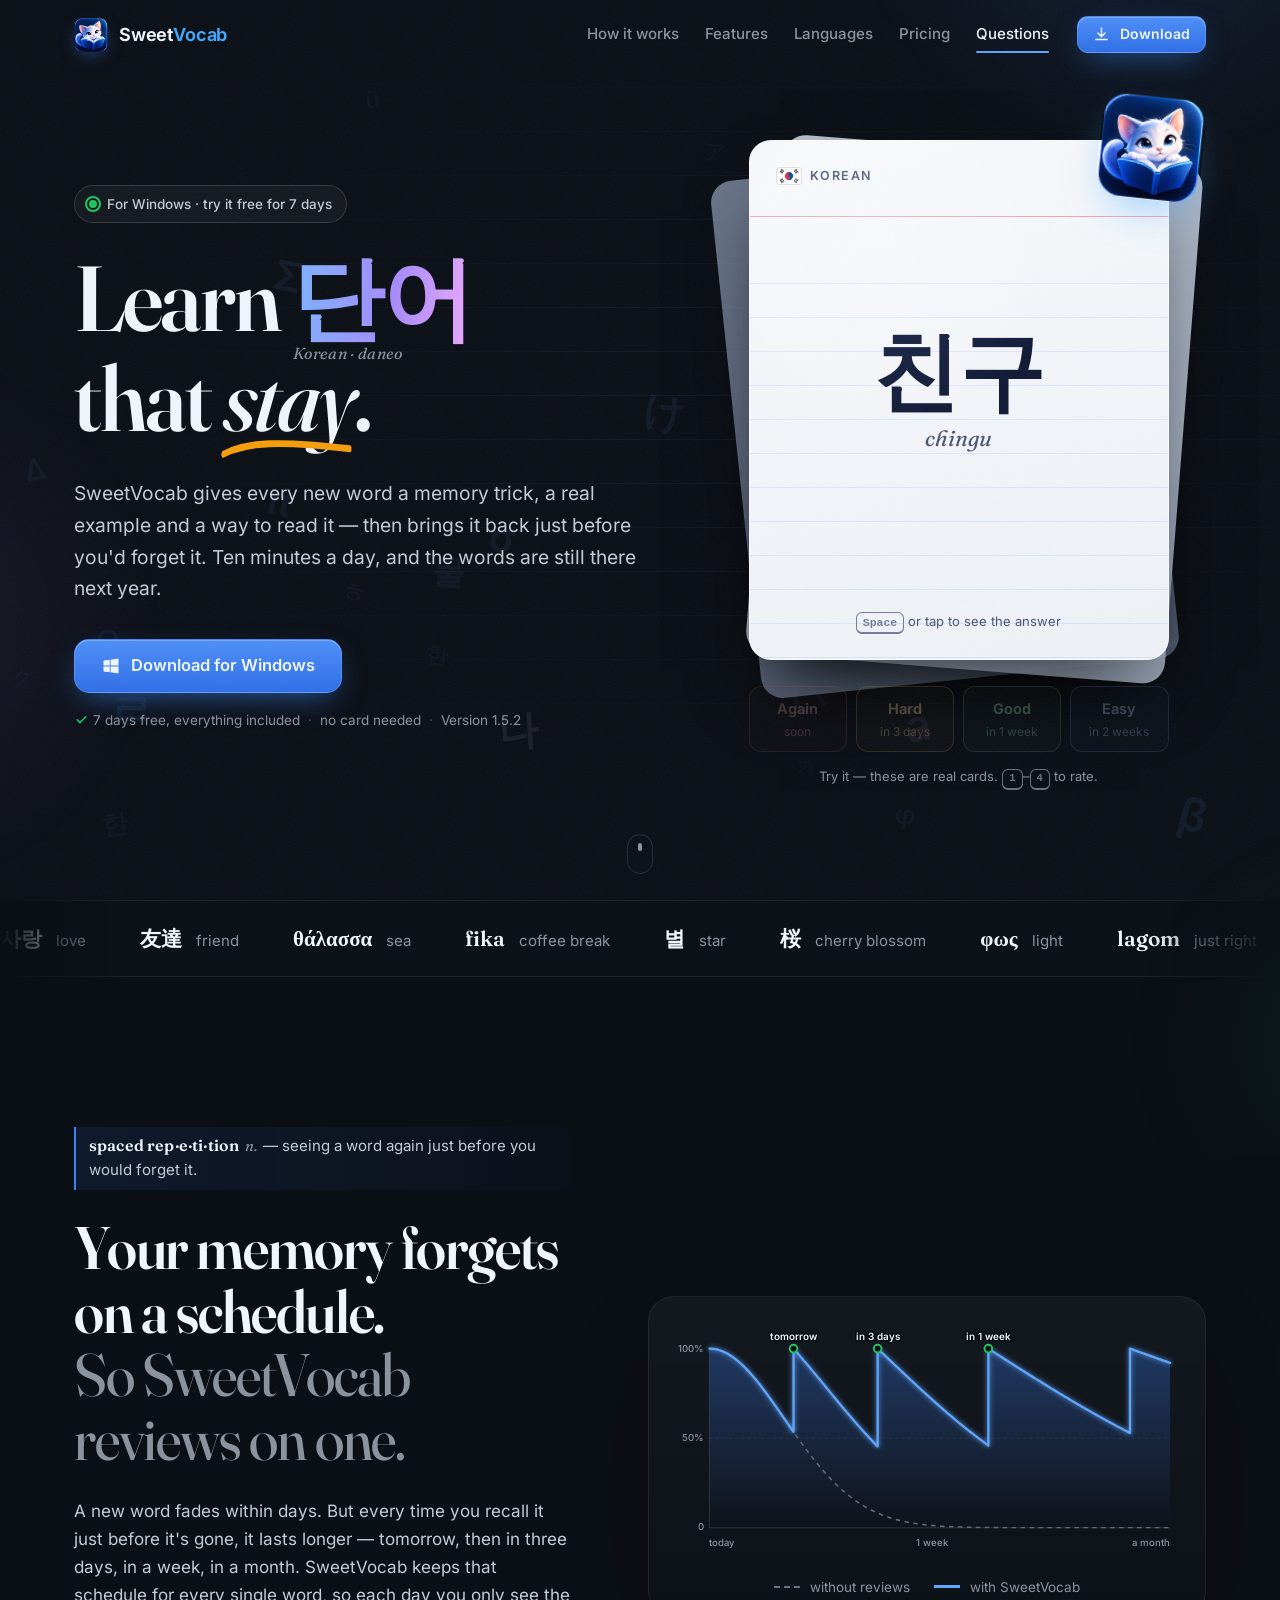
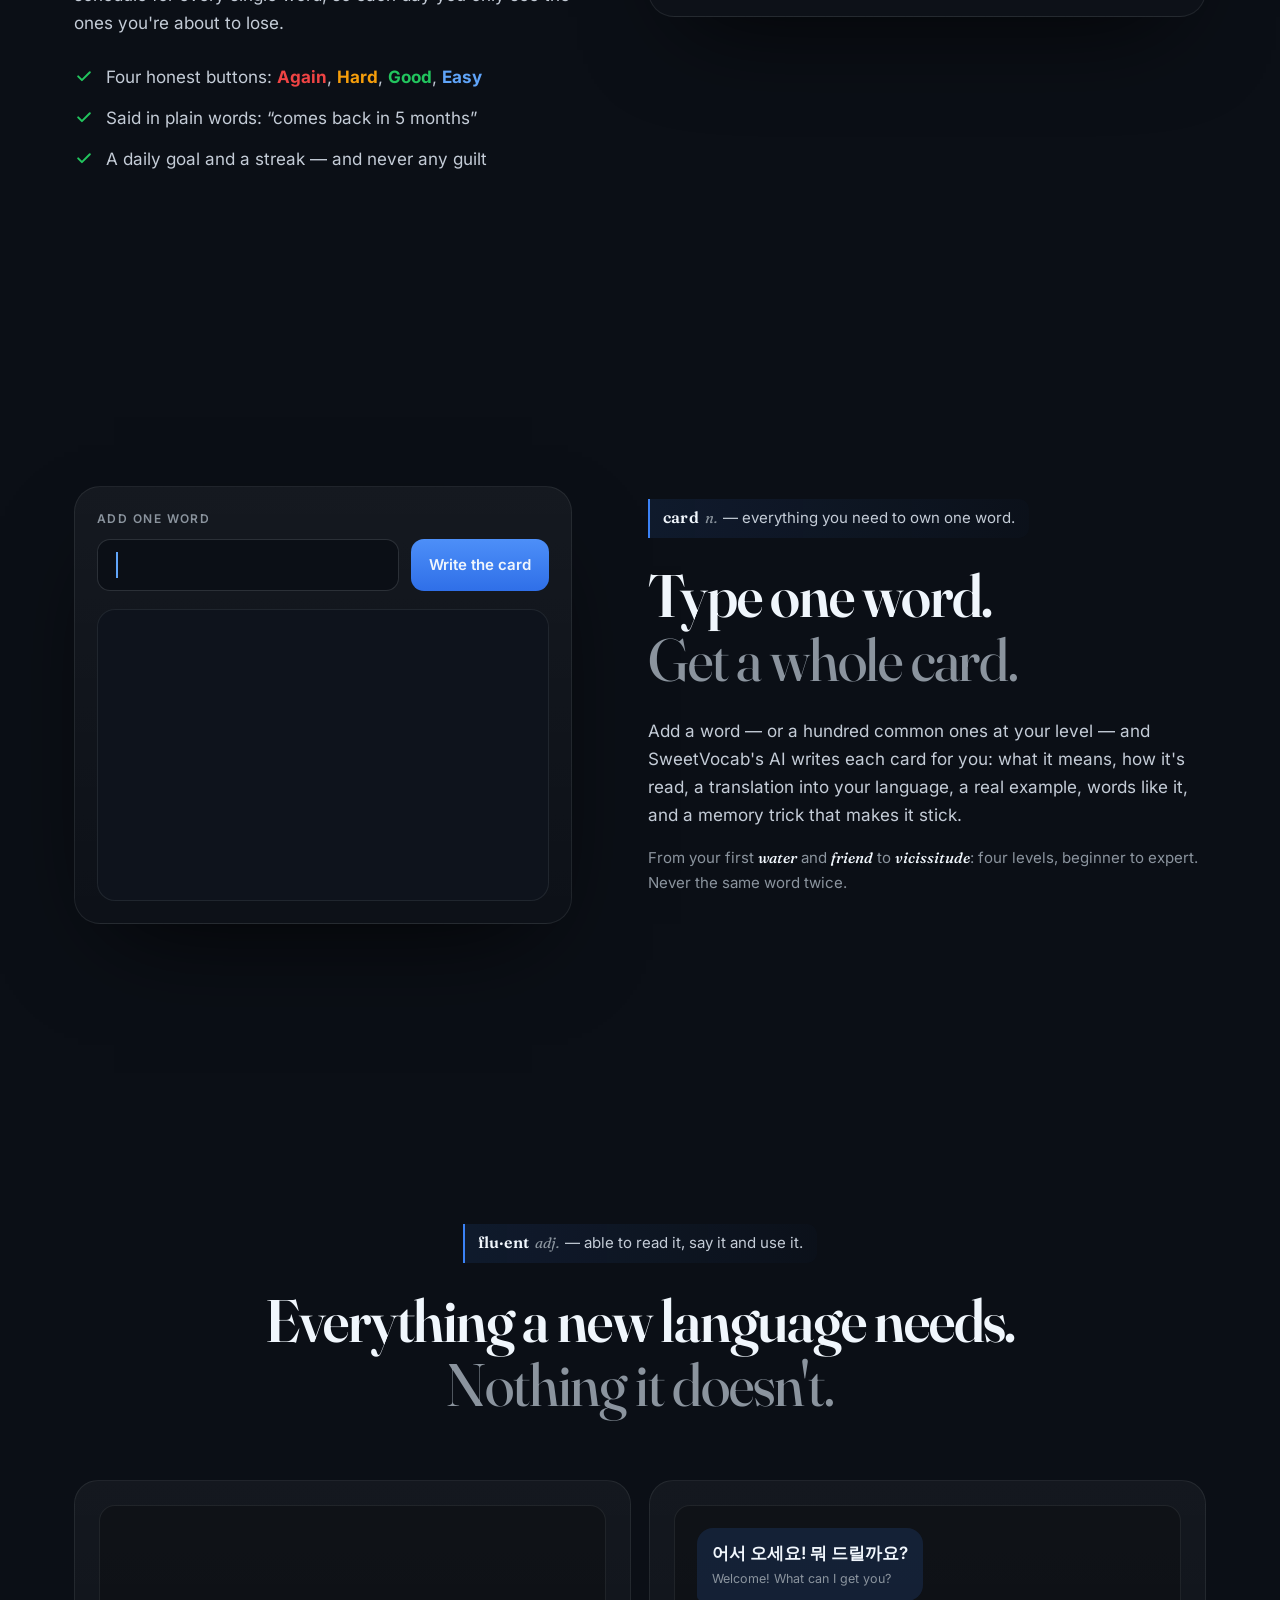
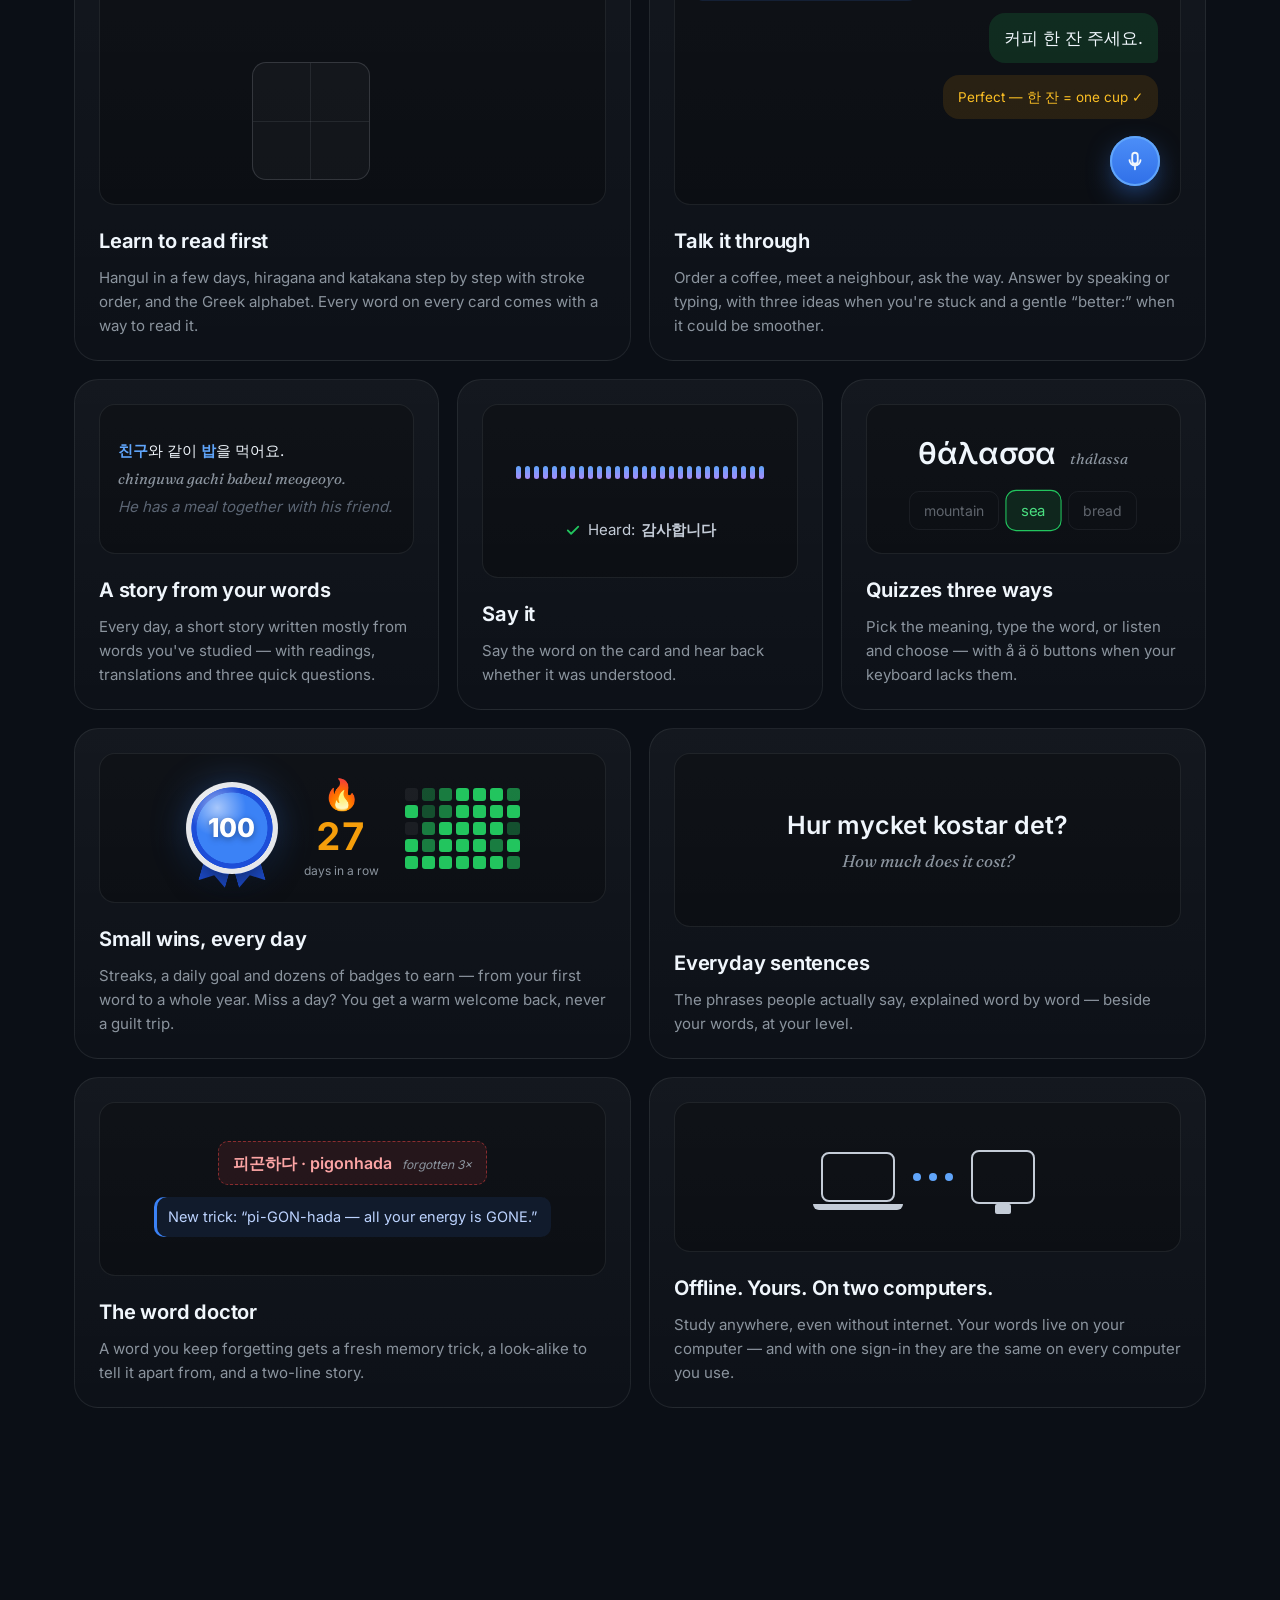
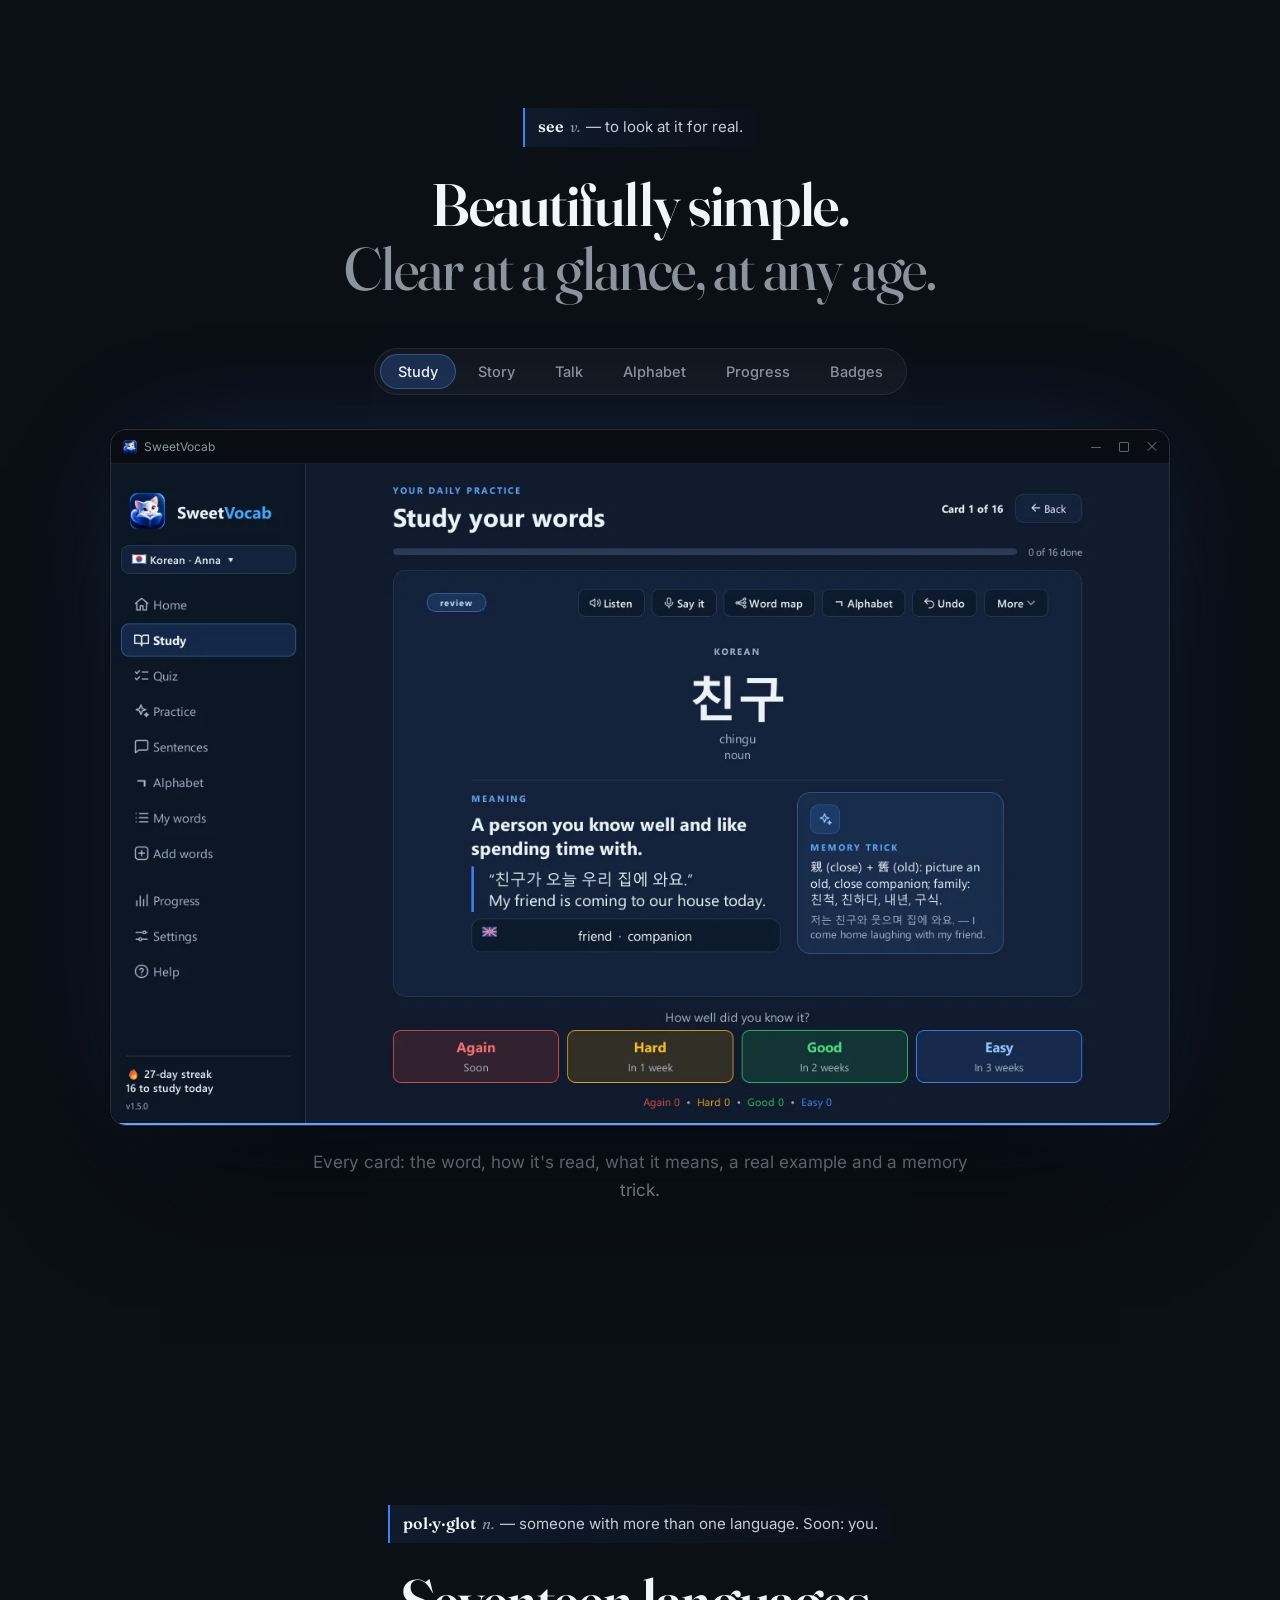
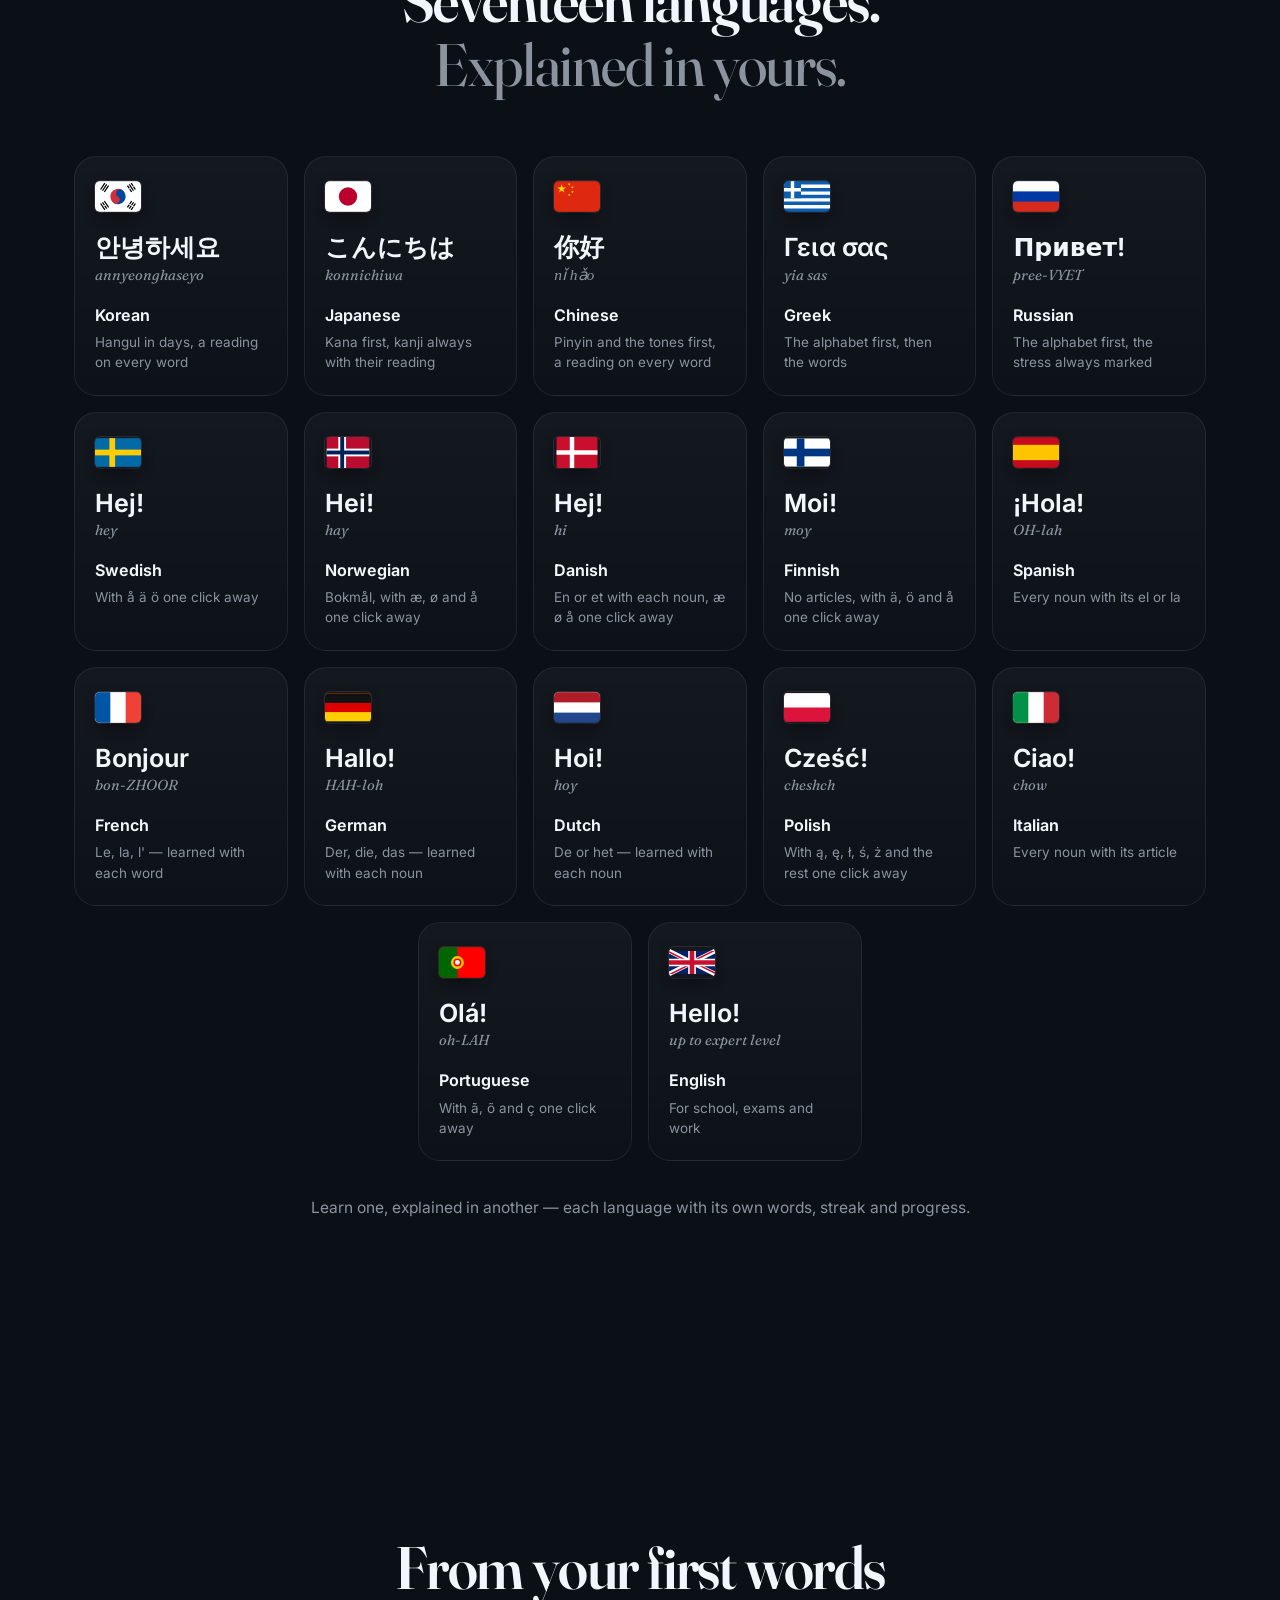
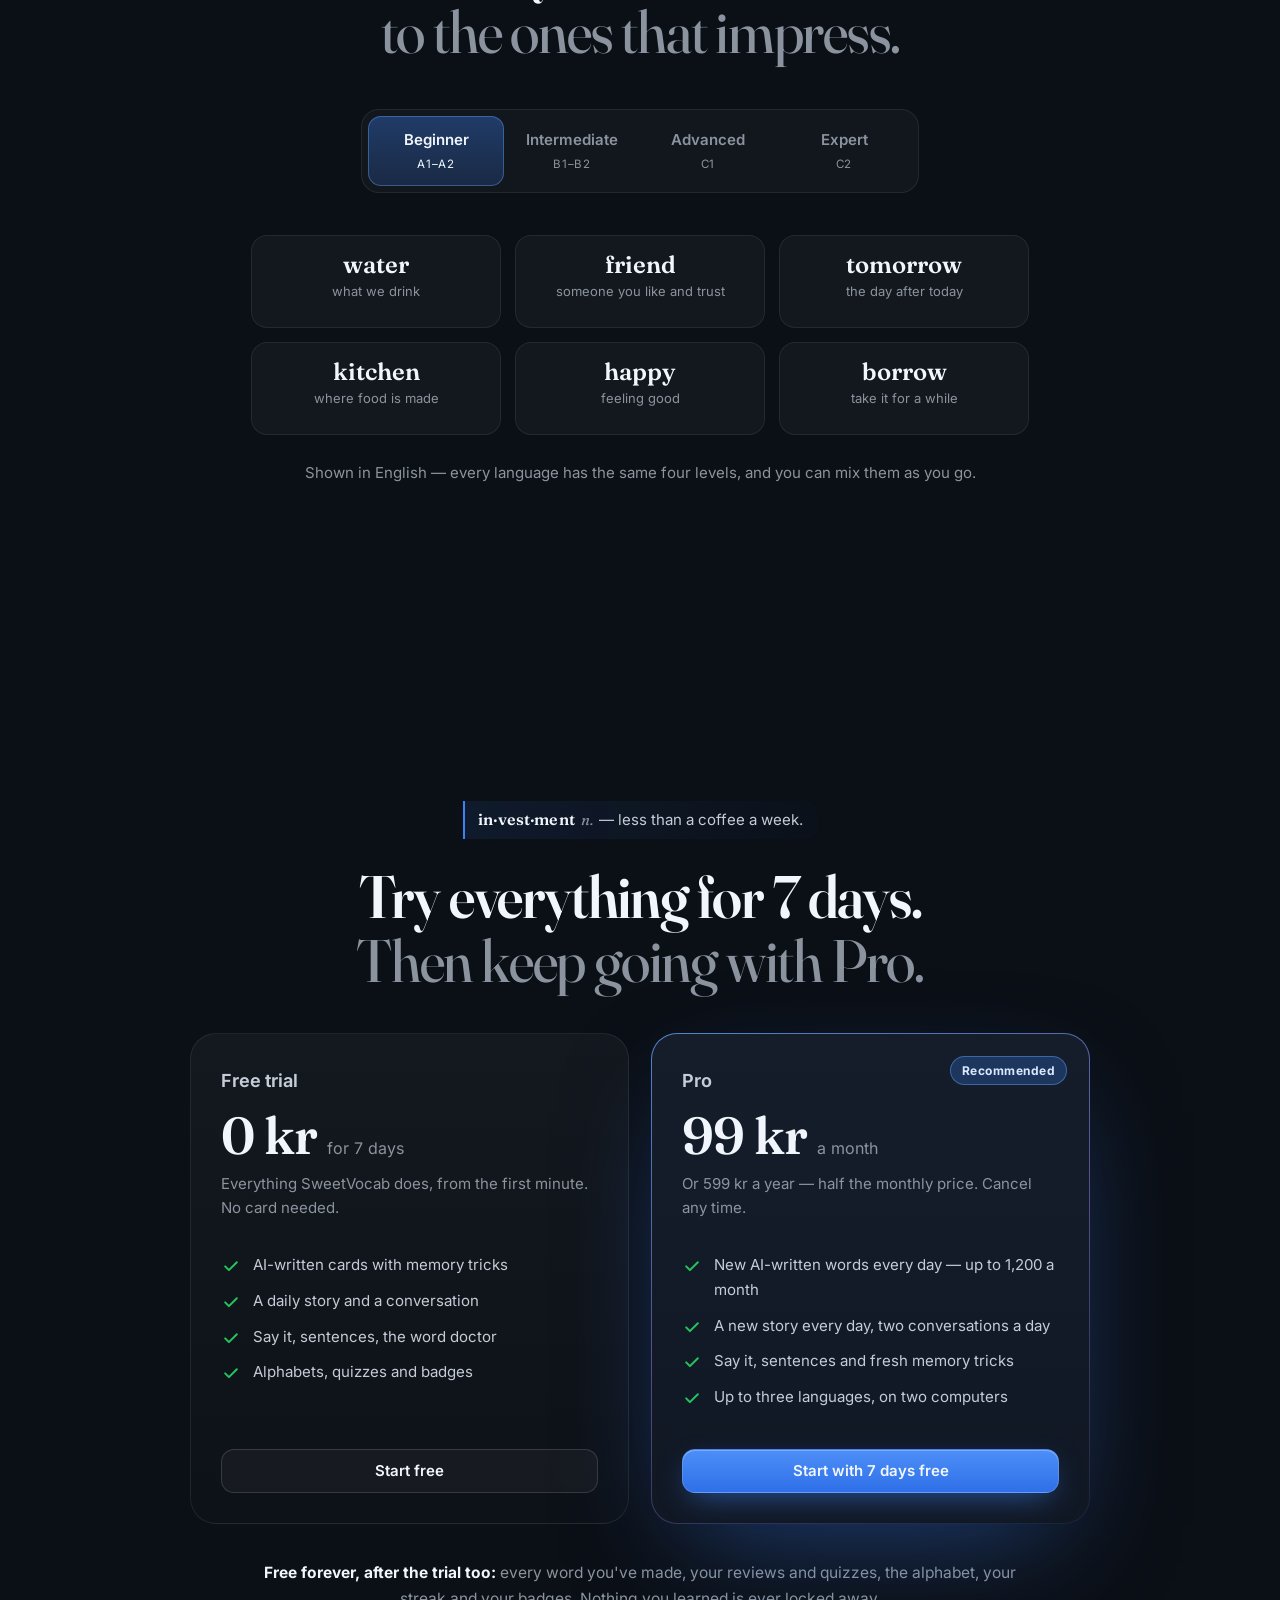
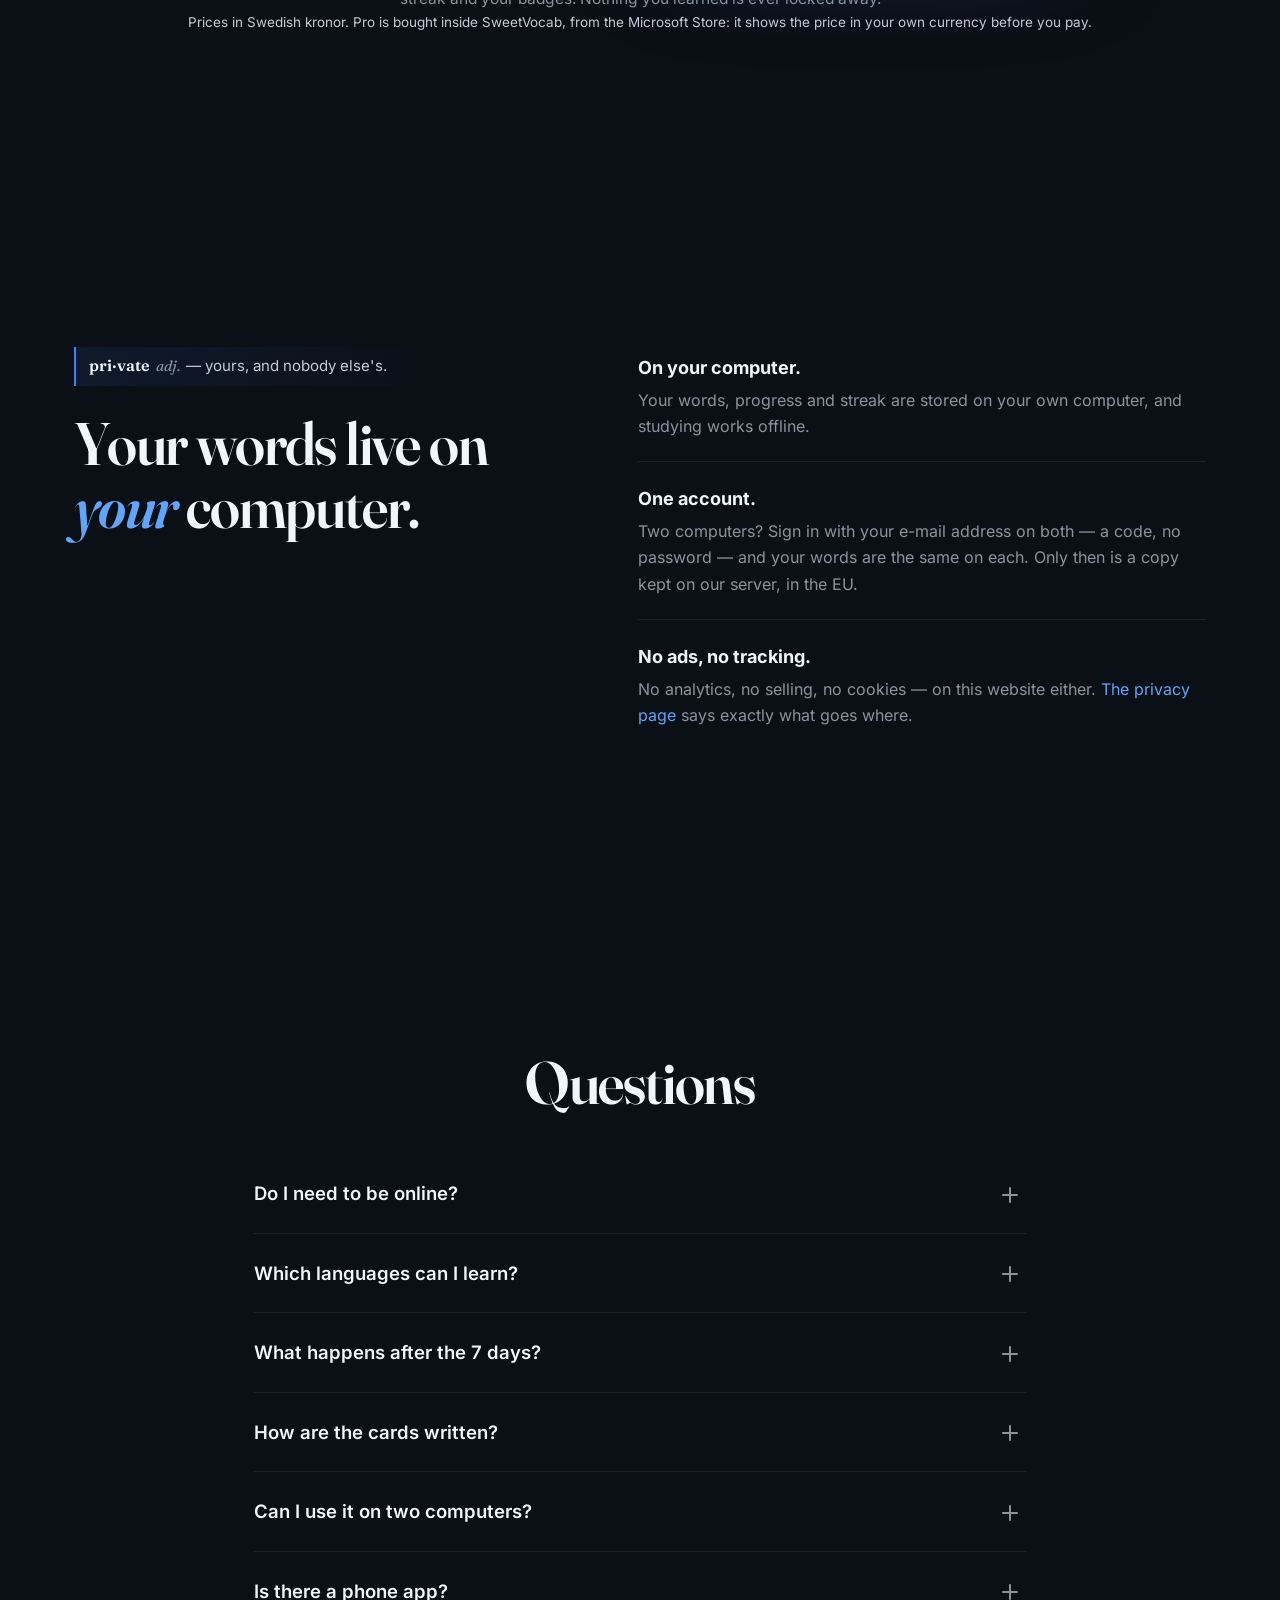
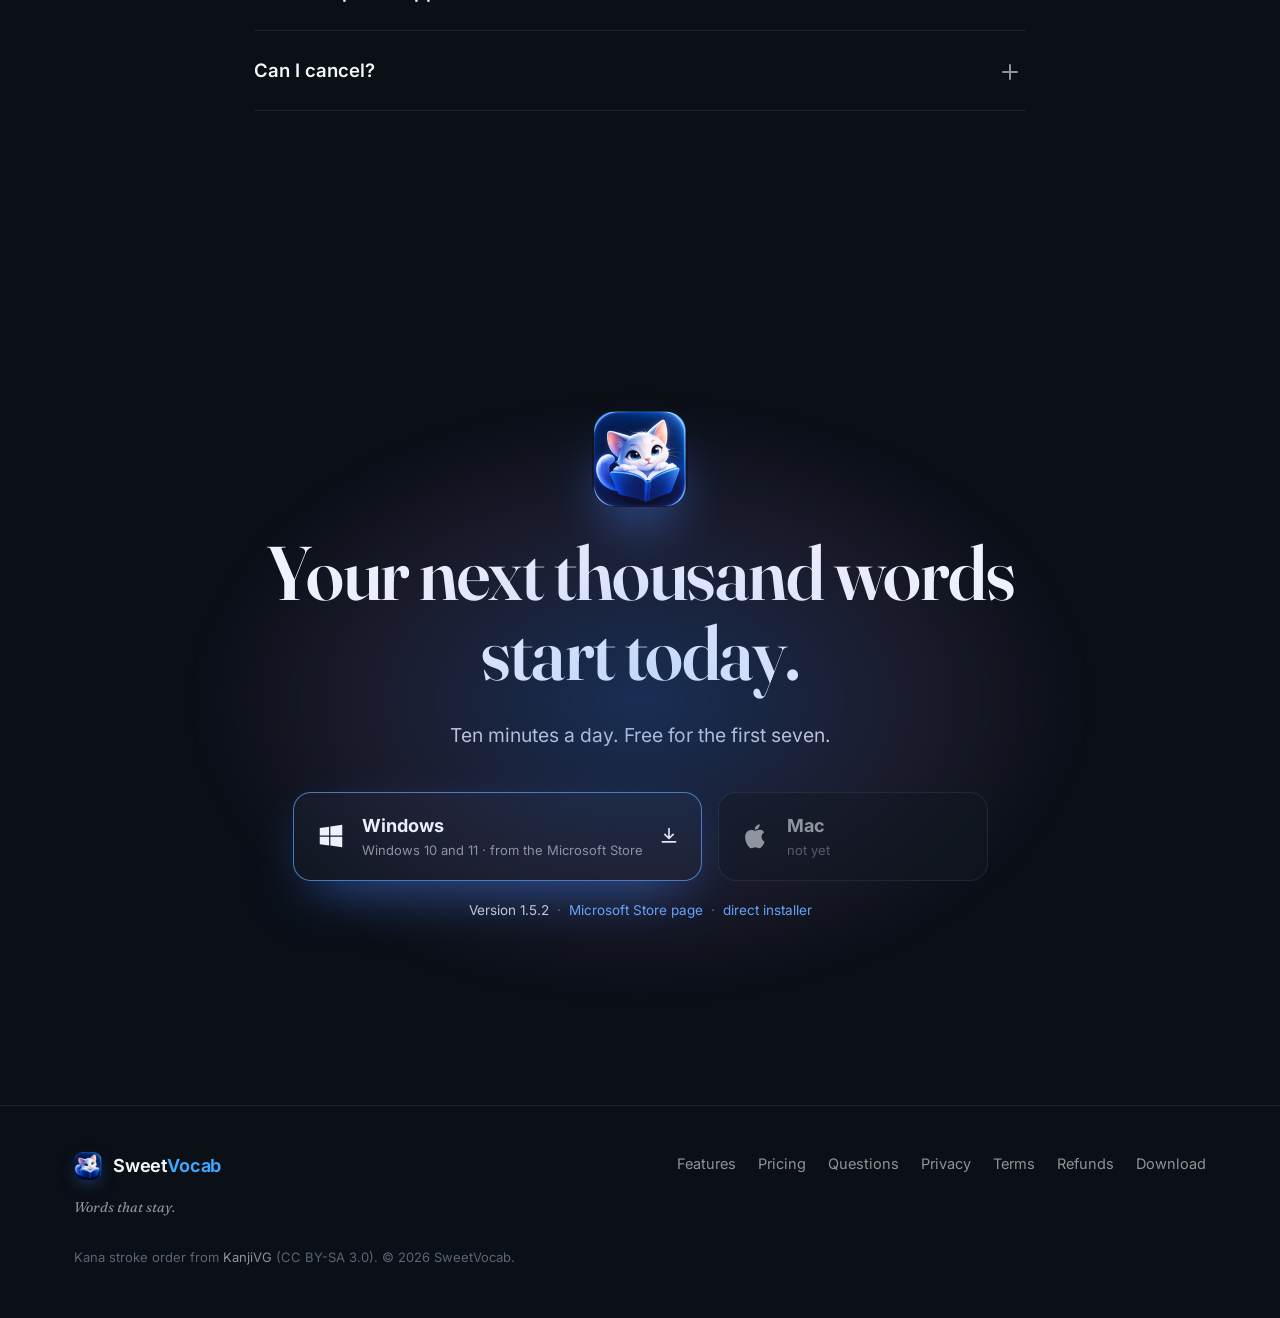
<file: index.html>
<!doctype html>
<html lang="en">
<head>
<meta charset="utf-8">
<meta name="viewport" content="width=device-width, initial-scale=1">
<title>SweetVocab — learn words that stay</title>
<meta name="description" content="A vocabulary trainer for Windows. Every new word gets a memory trick, a real example and a reading you can say — then comes back just before you'd forget it. Seventeen languages: Spanish, French, German, Italian, Portuguese, Dutch, Swedish, Norwegian, Danish, Finnish, Polish, Russian, Greek, Korean, Japanese, Chinese and English. 7 days free.">
<meta name="theme-color" content="#0b0f16">
<link rel="canonical" href="https://sweetvocab.com/">
<link rel="icon" href="favicon.ico" sizes="any">
<link rel="icon" href="assets/img/favicon-32.png" type="image/png" sizes="32x32">
<link rel="apple-touch-icon" href="assets/img/apple-touch-icon.png">
<meta property="og:type" content="website">
<meta property="og:title" content="SweetVocab — learn words that stay">
<meta property="og:description" content="Memory tricks, real examples and reviews timed just before you'd forget. Seventeen languages, explained in yours. 7 days free.">
<meta property="og:image" content="https://sweetvocab.com/assets/img/og.png">
<meta property="og:url" content="https://sweetvocab.com/">
<meta name="twitter:card" content="summary_large_image">
<link rel="preload" href="assets/fonts/fraunces-normal-latin.woff2" as="font" type="font/woff2" crossorigin>
<link rel="preload" href="assets/fonts/inter-normal-latin.woff2" as="font" type="font/woff2" crossorigin>
<link rel="stylesheet" href="assets/css/fonts.css">
<link rel="stylesheet" href="assets/css/site.css">
<script type="application/ld+json">
{
  "@context": "https://schema.org",
  "@type": "SoftwareApplication",
  "name": "SweetVocab",
  "operatingSystem": "Windows",
  "applicationCategory": "EducationalApplication",
  "description": "A vocabulary trainer with memory tricks, real examples and spaced repetition. Spanish, French, German, Italian, Portuguese, Dutch, Swedish, Norwegian, Danish, Finnish, Polish, Russian, Greek, Korean, Japanese, Chinese and English.",
  "offers": [
    {"@type": "Offer", "name": "Pro, monthly", "price": "99", "priceCurrency": "SEK"},
    {"@type": "Offer", "name": "Pro, yearly", "price": "599", "priceCurrency": "SEK"}
  ]
}
</script>
</head>
<body>
<a class="skip" href="#main">Skip to content</a>
<div class="scroll-progress" aria-hidden="true"></div>
<canvas class="glyphs" aria-hidden="true"></canvas>

<!-- Flags and icons, drawn once (Windows browsers draw no flag emoji). -->
<svg class="sprite" aria-hidden="true" focusable="false">
  <symbol id="flag-ko" viewBox="-36 -24 72 48">
    <rect x="-36" y="-24" width="72" height="48" fill="#fff"/>
    <g transform="rotate(-56.31)">
      <path d="M-12 0a12 12 0 0 1 24 0z" fill="#cd2e3a"/>
      <path d="M12 0a12 12 0 0 1-24 0z" fill="#0047a0"/>
      <circle cx="-6" r="6" fill="#cd2e3a"/><circle cx="6" r="6" fill="#0047a0"/>
    </g>
    <g fill="#000">
      <g transform="translate(-21 -14) rotate(-56.31)"><rect x="-6" y="-4.5" width="12" height="2"/><rect x="-6" y="-1" width="12" height="2"/><rect x="-6" y="2.5" width="12" height="2"/></g>
      <g transform="translate(21 14) rotate(-56.31)"><rect x="-6" y="-4.5" width="5.4" height="2"/><rect x=".6" y="-4.5" width="5.4" height="2"/><rect x="-6" y="-1" width="5.4" height="2"/><rect x=".6" y="-1" width="5.4" height="2"/><rect x="-6" y="2.5" width="5.4" height="2"/><rect x=".6" y="2.5" width="5.4" height="2"/></g>
      <g transform="translate(21 -14) rotate(56.31)"><rect x="-6" y="-4.5" width="5.4" height="2"/><rect x=".6" y="-4.5" width="5.4" height="2"/><rect x="-6" y="-1" width="12" height="2"/><rect x="-6" y="2.5" width="5.4" height="2"/><rect x=".6" y="2.5" width="5.4" height="2"/></g>
      <g transform="translate(-21 14) rotate(56.31)"><rect x="-6" y="-4.5" width="12" height="2"/><rect x="-6" y="-1" width="5.4" height="2"/><rect x=".6" y="-1" width="5.4" height="2"/><rect x="-6" y="2.5" width="12" height="2"/></g>
    </g>
  </symbol>
  <symbol id="flag-ja" viewBox="0 0 30 20"><rect width="30" height="20" fill="#fff"/><circle cx="15" cy="10" r="6" fill="#bc002d"/></symbol>
  <symbol id="flag-el" viewBox="0 0 27 18">
    <rect width="27" height="18" fill="#0d5eaf"/>
    <path d="M0 3h27M0 7h27M0 11h27M0 15h27" stroke="#fff" stroke-width="2"/>
    <rect width="10" height="10" fill="#0d5eaf"/>
    <path d="M5 0v10M0 5h10" stroke="#fff" stroke-width="2"/>
  </symbol>
  <symbol id="flag-es" viewBox="0 0 30 20"><rect width="30" height="20" fill="#c60b1e"/><rect y="5" width="30" height="10" fill="#ffc400"/></symbol>
  <symbol id="flag-fr" viewBox="0 0 30 20"><rect width="30" height="20" fill="#ef4135"/><rect width="20" height="20" fill="#fff"/><rect width="10" height="20" fill="#0055a4"/></symbol>
  <symbol id="flag-de" viewBox="0 0 30 18"><rect width="30" height="18" fill="#ffce00"/><rect width="30" height="12" fill="#dd0000"/><rect width="30" height="6" fill="#111"/></symbol>
  <symbol id="flag-it" viewBox="0 0 30 20"><rect width="30" height="20" fill="#ce2b37"/><rect width="20" height="20" fill="#fff"/><rect width="10" height="20" fill="#009246"/></symbol>
  <symbol id="flag-pt" viewBox="0 0 30 20"><rect width="30" height="20" fill="#ff0000"/><rect width="12" height="20" fill="#006600"/><circle cx="12" cy="10" r="4.2" fill="#ffcc00"/><circle cx="12" cy="10" r="2.6" fill="#ff0000"/><circle cx="12" cy="10" r="1.6" fill="#fff"/></symbol>
  <symbol id="flag-zh" viewBox="0 0 30 20"><rect width="30" height="20" fill="#de2910"/><polygon points="5.00,2.00 4.33,4.07 2.15,4.07 3.91,5.35 3.24,7.43 5.00,6.15 6.76,7.43 6.09,5.35 7.85,4.07 5.67,4.07" fill="#ffde00"/><polygon points="9.14,2.51 9.85,2.35 10.22,2.97 10.29,2.25 11.00,2.09 10.33,1.80 10.39,1.08 9.91,1.63 9.25,1.34 9.62,1.97" fill="#ffde00"/><polygon points="11.01,4.14 11.73,4.27 11.83,4.99 12.17,4.34 12.88,4.47 12.38,3.95 12.72,3.30 12.07,3.62 11.56,3.10 11.66,3.82" fill="#ffde00"/><polygon points="11.04,6.73 11.64,7.13 11.44,7.83 12.01,7.38 12.62,7.79 12.37,7.10 12.94,6.66 12.21,6.68 11.96,6.00 11.76,6.70" fill="#ffde00"/><polygon points="9.22,8.38 9.62,8.98 9.16,9.55 9.87,9.36 10.26,9.96 10.30,9.24 11.00,9.05 10.32,8.79 10.35,8.06 9.90,8.63" fill="#ffde00"/></symbol>
  <symbol id="flag-nl" viewBox="0 0 9 6"><rect width="9" height="6" fill="#21468b"/><rect width="9" height="4" fill="#fff"/><rect width="9" height="2" fill="#ae1c28"/></symbol>
  <symbol id="flag-no" viewBox="0 0 22 16"><rect width="22" height="16" fill="#ba0c2f"/><rect x="6" width="4" height="16" fill="#fff"/><rect y="6" width="22" height="4" fill="#fff"/><rect x="7" width="2" height="16" fill="#00205b"/><rect y="7" width="22" height="2" fill="#00205b"/></symbol>
  <symbol id="flag-da" viewBox="0 0 37 28"><rect width="37" height="28" fill="#c8102e"/><rect x="12" width="4" height="28" fill="#fff"/><rect y="12" width="37" height="4" fill="#fff"/></symbol>
  <symbol id="flag-fi" viewBox="0 0 18 11"><rect width="18" height="11" fill="#fff"/><rect x="5" width="3" height="11" fill="#003580"/><rect y="4" width="18" height="3" fill="#003580"/></symbol>
  <symbol id="flag-pl" viewBox="0 0 8 5"><rect width="8" height="5" fill="#dc143c"/><rect width="8" height="2.5" fill="#fff"/></symbol>
  <symbol id="flag-ru" viewBox="0 0 9 6"><rect width="9" height="6" fill="#d52b1e"/><rect width="9" height="4" fill="#0039a6"/><rect width="9" height="2" fill="#fff"/></symbol>
  <symbol id="flag-sv" viewBox="0 0 16 10"><rect width="16" height="10" fill="#006aa7"/><rect x="5" width="2" height="10" fill="#fecc00"/><rect y="4" width="16" height="2" fill="#fecc00"/></symbol>
  <symbol id="flag-en" viewBox="0 0 60 30">
    <clipPath id="uk-clip"><path d="M30 15h30v15zv15H0zH0V0zV0h30z"/></clipPath>
    <rect width="60" height="30" fill="#012169"/>
    <path d="M0 0l60 30M60 0L0 30" stroke="#fff" stroke-width="6"/>
    <path d="M0 0l60 30M60 0L0 30" clip-path="url(#uk-clip)" stroke="#c8102e" stroke-width="4"/>
    <path d="M30 0v30M0 15h60" stroke="#fff" stroke-width="10"/>
    <path d="M30 0v30M0 15h60" stroke="#c8102e" stroke-width="6"/>
  </symbol>
  <symbol id="i-windows" viewBox="0 0 24 24"><path fill="currentColor" d="M3 5.5 10.5 4.5v7H3zM11.5 4.4 21 3v8.5h-9.5zM3 12.5h7.5v7L3 18.5zM11.5 12.5H21V21l-9.5-1.4z"/></symbol>
  <symbol id="i-apple" viewBox="0 0 24 24"><path fill="currentColor" d="M16.4 12.6c0-2.4 2-3.6 2.1-3.7-1.1-1.7-2.9-1.9-3.5-1.9-1.5-.2-2.9.9-3.7.9-.8 0-1.9-.9-3.2-.8-1.6 0-3.1 1-4 2.4-1.7 3-.4 7.4 1.2 9.8.8 1.2 1.8 2.5 3 2.4 1.2 0 1.7-.8 3.1-.8 1.5 0 1.9.8 3.2.8 1.3 0 2.1-1.2 2.9-2.4.9-1.4 1.3-2.7 1.3-2.8 0 0-2.4-1-2.4-3.9zM14 5.5c.7-.8 1.1-1.9 1-3-1 0-2.2.7-2.9 1.5-.6.7-1.2 1.8-1 2.9 1.1.1 2.2-.6 2.9-1.4z"/></symbol>
  <symbol id="i-download" viewBox="0 0 24 24"><path fill="none" stroke="currentColor" stroke-width="2" stroke-linecap="round" stroke-linejoin="round" d="M12 3v12m0 0-5-5m5 5 5-5M4 19h16"/></symbol>
  <symbol id="i-check" viewBox="0 0 24 24"><path fill="none" stroke="currentColor" stroke-width="2.4" stroke-linecap="round" stroke-linejoin="round" d="m5 12.5 4.5 4.5L19 7.5"/></symbol>
  <symbol id="i-mic" viewBox="0 0 24 24"><path fill="none" stroke="currentColor" stroke-width="2" stroke-linecap="round" d="M12 3a3 3 0 0 1 3 3v6a3 3 0 0 1-6 0V6a3 3 0 0 1 3-3zM6 11a6 6 0 0 0 12 0M12 17v4"/></symbol>
</svg>

<header class="nav" data-nav>
  <a class="brand" href="#top" aria-label="SweetVocab, back to the top">
    <img src="assets/img/icon-64.png" alt="" width="34" height="34">
    <span>Sweet<b class="brand-vocab">Vocab</b></span>
  </a>
  <nav class="nav-links" aria-label="Main" data-nav-links>
    <a href="#how">How it works</a>
    <a href="#features">Features</a>
    <a href="#languages">Languages</a>
    <a href="#pricing">Pricing</a>
    <a href="#faq">Questions</a>
  </nav>
  <a class="btn btn-primary btn-small nav-cta" href="#download" data-download>
    <svg class="ico"><use href="#i-download"/></svg><span>Download</span>
  </a>
  <button class="nav-toggle" type="button" aria-label="Open the menu" aria-expanded="false" data-nav-toggle>
    <span></span><span></span>
  </button>
</header>

<main id="main">

<!-- ============================================================ hero -->
<section class="hero" id="top">
  <div class="hero-ruled" aria-hidden="true"></div>
  <div class="wrap hero-grid">
    <div class="hero-copy">
      <p class="pill reveal"><span class="pulse-dot"></span> For Windows · try it free for 7 days</p>
      <h1 class="reveal">
        Learn <span class="morph" data-morph><span class="morph-word">words</span><span class="morph-reading" aria-hidden="true">&nbsp;</span></span><br>
        that <em class="stay">stay<svg class="stay-underline" viewBox="0 0 200 20" preserveAspectRatio="none" aria-hidden="true"><path d="M3 14C40 5 90 4 197 10"/></svg></em>.
      </h1>
      <p class="lede reveal">SweetVocab gives every new word a memory trick, a real example and a way to read it — then brings it back just before you'd forget it. Ten minutes a day, and the words are still there next year.</p>
      <div class="cta-row reveal">
        <a class="btn btn-primary btn-big" href="#download" data-download>
          <svg class="ico" data-os-icon><use href="#i-windows"/></svg>
          <span data-os-label>Download for Windows</span>
        </a>
        <a class="btn btn-ghost" href="#download" data-download-other hidden>
          <svg class="ico" data-other-icon><use href="#i-apple"/></svg>
          <span data-other-label>Also for Mac</span>
        </a>
      </div>
      <p class="fine reveal"><svg class="ico ico-tiny"><use href="#i-check"/></svg> 7 days free, everything included <span class="sep">·</span> no card needed <span class="sep">·</span> <span data-version>latest version</span></p>
    </div>

    <div class="hero-demo reveal" id="demo">
      <div class="demo-stage" data-demo>
        <img class="hero-cat" src="assets/img/icon-192.png" alt="" width="104" height="104" data-cat title="Hello!">
        <div class="demo-shadow s2" aria-hidden="true"></div>
        <div class="demo-shadow s1" aria-hidden="true"></div>
        <div class="flashcard" data-card tabindex="0" role="button" aria-label="Flashcard: press to show the answer">
          <div class="flashcard-inner">
            <div class="face front">
              <div class="face-top"><span class="lang" data-f="lang"></span><span class="count" data-f="count"></span></div>
              <div class="front-word"><div class="word" data-f="word"></div><div class="reading" data-f="reading"></div></div>
              <div class="hint"><span class="kbd">Space</span> or tap to see the answer</div>
            </div>
            <div class="face back">
              <div class="back-head"><span class="word-small" data-f="word2"></span><span class="reading-small" data-f="reading2"></span><span class="type" data-f="type"></span></div>
              <p class="meaning" data-f="meaning"></p>
              <div class="tr-row"><svg class="flag-mini"><use data-f="trflag" href="#flag-en"/></svg><span data-f="translation"></span></div>
              <blockquote class="example"><span class="ex-t" data-f="example"></span><span class="ex-reading" data-f="exReading"></span><span class="ex-tr" data-f="exTr"></span></blockquote>
              <div class="trick"><span class="trick-label">Memory trick</span><span data-f="trick"></span></div>
            </div>
          </div>
        </div>
        <div class="toast" data-toast role="status" aria-live="polite"></div>
        <div class="demo-done" data-done hidden>
          <div class="medal medal-gold" aria-hidden="true"><span>5</span></div>
          <p class="done-title">Round done ✓</p>
          <p class="done-sub">Five words in five languages. Each one comes back on its own day.</p>
          <div class="done-actions">
            <a class="btn btn-primary" href="#download" data-download>Get SweetVocab</a>
            <button class="btn btn-ghost" type="button" data-restart>Again</button>
          </div>
        </div>
      </div>
      <div class="rate-row" data-rate aria-label="How well did you know it?">
        <button type="button" class="rate again" data-r="0"><b>Again</b><span>soon</span></button>
        <button type="button" class="rate hard" data-r="1"><b>Hard</b><span>in 3 days</span></button>
        <button type="button" class="rate good" data-r="2"><b>Good</b><span>in 1 week</span></button>
        <button type="button" class="rate easy" data-r="3"><b>Easy</b><span>in 2 weeks</span></button>
      </div>
      <p class="demo-caption">Try it — these are real cards. <span class="kbd">1</span>–<span class="kbd">4</span> to rate.</p>
    </div>
  </div>
  <a class="scroll-cue" href="#how" aria-label="Scroll to how it works"><span></span></a>
</section>

<!-- ============================================================ marquee -->
<div class="marquee" aria-label="Words in many languages">
  <div class="marquee-track" data-marquee>
    <span><b>사랑</b> love</span><span><b>友達</b> friend</span><span><b>θάλασσα</b> sea</span><span><b>fika</b> coffee break</span><span><b>별</b> star</span><span><b>桜</b> cherry blossom</span><span><b>φως</b> light</span><span><b>lagom</b> just right</span><span><b>serendipity</b> a lucky find</span><span><b>바다</b> sea</span><span><b>木漏れ日</b> sunlight through leaves</span><span><b>μεράκι</b> heart and soul</span><span><b>mys</b> cosiness</span><span><b>감사합니다</b> thank you</span><span><b>こんにちは</b> hello</span><span><b>ευχαριστώ</b> thank you</span><span><b>saudade</b> longing</span><span><b>Fernweh</b> wanderlust</span><span><b>flâner</b> to stroll</span><span><b>sobremesa</b> lingering at the table</span><span><b>dolce far niente</b> sweet idleness</span>
  </div>
</div>

<!-- ============================================================ the forgetting curve -->
<section class="section curve" id="how">
  <div class="wrap two-col">
    <div class="col-text">
      <p class="entry reveal"><b>spaced rep·e·ti·tion</b> <i>n.</i> — seeing a word again just before you would forget it.</p>
      <h2 class="reveal">Your memory forgets on a schedule.<br><span class="muted-h">So SweetVocab reviews on one.</span></h2>
      <p class="reveal">A new word fades within days. But every time you recall it just before it's gone, it lasts longer — tomorrow, then in three days, in a week, in a month. SweetVocab keeps that schedule for every single word, so each day you only see the ones you're about to lose.</p>
      <ul class="checks reveal">
        <li><svg class="ico"><use href="#i-check"/></svg><span>Four honest buttons: <b class="c-red">Again</b>, <b class="c-amber">Hard</b>, <b class="c-green">Good</b>, <b class="c-blue">Easy</b></span></li>
        <li><svg class="ico"><use href="#i-check"/></svg><span>Said in plain words: “comes back in 5 months”</span></li>
        <li><svg class="ico"><use href="#i-check"/></svg><span>A daily goal and a streak — and never any guilt</span></li>
      </ul>
    </div>
    <figure class="curve-figure reveal" data-curve>
      <svg viewBox="0 0 800 380" role="img" aria-labelledby="curve-title">
        <title id="curve-title">Without reviews a word is forgotten within days; each review at the right moment makes it last longer.</title>
        <defs>
          <linearGradient id="curve-fill" x1="0" y1="0" x2="0" y2="1">
            <stop offset="0" stop-color="#3b82f6" stop-opacity=".32"/><stop offset="1" stop-color="#3b82f6" stop-opacity="0"/>
          </linearGradient>
          <filter id="glow" x="-20%" y="-20%" width="140%" height="140%"><feGaussianBlur stdDeviation="4" result="b"/><feMerge><feMergeNode in="b"/><feMergeNode in="SourceGraphic"/></feMerge></filter>
        </defs>
        <g class="axis">
          <line x1="60" y1="40" x2="60" y2="320"/><line x1="60" y1="320" x2="780" y2="320"/>
          <line class="grid" x1="60" y1="180" x2="780" y2="180"/>
          <text x="52" y="46" text-anchor="end">100%</text><text x="52" y="184" text-anchor="end">50%</text><text x="52" y="324" text-anchor="end">0</text>
          <text x="60" y="348">today</text><text x="408" y="348" text-anchor="middle">1 week</text><text x="780" y="348" text-anchor="end">a month</text>
        </g>
        <path class="c-area" data-area fill="url(#curve-fill)"/>
        <path class="c-forget" data-forget/>
        <path class="c-memory" data-memory filter="url(#glow)"/>
        <g data-marks></g>
      </svg>
      <figcaption><span class="legend l-forget"></span>without reviews <span class="legend l-memory"></span>with SweetVocab</figcaption>
    </figure>
  </div>
</section>

<!-- ============================================================ one word in, a whole card out -->
<section class="section maker">
  <div class="wrap two-col reverse">
    <div class="col-text">
      <p class="entry reveal"><b>card</b> <i>n.</i> — everything you need to own one word.</p>
      <h2 class="reveal">Type one word.<br><span class="muted-h">Get a whole card.</span></h2>
      <p class="reveal">Add a word — or a hundred common ones at your level — and SweetVocab's AI writes each card for you: what it means, how it's read, a translation into your language, a real example, words like it, and a memory trick that makes it stick.</p>
      <p class="reveal small-note">From your first <b>water</b> and <b>friend</b> to <b>vicissitude</b>: four levels, beginner to expert. Never the same word twice.</p>
    </div>
    <div class="maker-demo reveal" data-maker>
      <div class="maker-input">
        <span class="maker-label">Add one word</span>
        <div class="maker-field"><span data-typed></span><i class="caret"></i></div>
        <span class="maker-btn" data-maker-btn><span class="spin"></span><span data-maker-btn-text>Write the card</span></span>
      </div>
      <div class="maker-card" aria-live="polite">
        <div class="mk-row mk-head"><span class="mk-word" data-mk="word"></span><span class="mk-reading" data-mk="reading"></span><span class="mk-type" data-mk="type"></span></div>
        <div class="mk-row"><span class="mk-k">Means</span><span class="mk-v" data-mk="meaning"></span></div>
        <div class="mk-row"><span class="mk-k">Translation</span><span class="mk-v" data-mk="translation"></span></div>
        <div class="mk-row"><span class="mk-k">Example</span><span class="mk-v"><span data-mk="example"></span><small data-mk="exTr"></small></span></div>
        <div class="mk-row"><span class="mk-k">Similar</span><span class="mk-v" data-mk="similar"></span></div>
        <div class="mk-row mk-trick"><span class="mk-k">Memory trick</span><span class="mk-v" data-mk="trick"></span></div>
      </div>
    </div>
  </div>
</section>

<!-- ============================================================ features -->
<section class="section features" id="features">
  <div class="wrap">
    <p class="entry center reveal"><b>flu·ent</b> <i>adj.</i> — able to read it, say it and use it.</p>
    <h2 class="center reveal">Everything a new language needs.<br><span class="muted-h">Nothing it doesn't.</span></h2>

    <div class="bento">
      <article class="tile t-alpha reveal" data-spot>
        <div class="tile-art alpha-art" aria-hidden="true">
          <div class="hangul" data-hangul>
            <span class="jamo j1">ㅎ</span><span class="plus">+</span><span class="jamo j2">ㅏ</span><span class="plus">+</span><span class="jamo j3">ㄴ</span>
            <span class="eq">=</span><span class="block">한</span><span class="block-read">han</span>
          </div>
          <div class="kana">
            <svg viewBox="0 0 109 109" data-kana></svg>
            <span class="kana-label" data-kana-label></span>
          </div>
        </div>
        <h3>Learn to read first</h3>
        <p>Hangul in a few days, hiragana and katakana step by step with stroke order, and the Greek alphabet. Every word on every card comes with a way to read it.</p>
      </article>

      <article class="tile t-talk reveal" data-spot>
        <div class="tile-art chat-art" data-chat aria-hidden="true">
          <div class="bubble them"><b>어서 오세요! 뭐 드릴까요?</b><small>Welcome! What can I get you?</small></div>
          <div class="bubble me">커피 한 잔 주세요.</div>
          <div class="bubble tip">Perfect — 한 잔 = one cup ✓</div>
          <div class="chat-mic"><svg class="ico"><use href="#i-mic"/></svg><span class="rings"></span></div>
        </div>
        <h3>Talk it through</h3>
        <p>Order a coffee, meet a neighbour, ask the way. Answer by speaking or typing, with three ideas when you're stuck and a gentle “better:” when it could be smoother.</p>
      </article>

      <article class="tile t-story reveal" data-spot>
        <div class="tile-art story-art" aria-hidden="true">
          <p class="st-line"><mark>친구</mark>와 같이 <mark>밥</mark>을 먹어요.</p>
          <p class="st-read">chinguwa gachi babeul meogeoyo.</p>
          <p class="st-tr">He has a meal together with his friend.</p>
        </div>
        <h3>A story from your words</h3>
        <p>Every day, a short story written mostly from words you've studied — with readings, translations and three quick questions.</p>
      </article>

      <article class="tile t-say reveal" data-spot>
        <div class="tile-art say-art" aria-hidden="true">
          <div class="wave" data-wave></div>
          <p class="heard"><svg class="ico"><use href="#i-check"/></svg> Heard: <b>감사합니다</b></p>
        </div>
        <h3>Say it</h3>
        <p>Say the word on the card and hear back whether it was understood.</p>
      </article>

      <article class="tile t-quiz reveal" data-spot>
        <div class="tile-art quiz-art" data-quiz aria-hidden="true">
          <p class="q">θάλασσα <small>thálassa</small></p>
          <div class="opts"><span class="opt">mountain</span><span class="opt right">sea</span><span class="opt">bread</span></div>
        </div>
        <h3>Quizzes three ways</h3>
        <p>Pick the meaning, type the word, or listen and choose — with å ä ö buttons when your keyboard lacks them.</p>
      </article>

      <article class="tile t-badges reveal" data-spot>
        <div class="tile-art badge-art" aria-hidden="true">
          <div class="medal medal-blue"><span>100</span></div>
          <div class="streak"><span class="flame">🔥</span><b data-count="27">0</b><small>days in a row</small></div>
          <div class="heat" data-heat></div>
        </div>
        <h3>Small wins, every day</h3>
        <p>Streaks, a daily goal and dozens of badges to earn — from your first word to a whole year. Miss a day? You get a warm welcome back, never a guilt trip.</p>
      </article>

      <article class="tile t-sentences reveal" data-spot>
        <div class="tile-art sent-art" aria-hidden="true">
          <p class="sent" data-sentence><span class="sent-t">Hur mycket kostar det?</span><span class="sent-m">How much does it cost?</span></p>
        </div>
        <h3>Everyday sentences</h3>
        <p>The phrases people actually say, explained word by word — beside your words, at your level.</p>
      </article>

      <article class="tile t-doctor reveal" data-spot>
        <div class="tile-art doctor-art" aria-hidden="true">
          <span class="stuck">피곤하다 · pigonhada <i>forgotten 3×</i></span>
          <span class="rx">New trick: “pi-GON-hada — all your energy is GONE.”</span>
        </div>
        <h3>The word doctor</h3>
        <p>A word you keep forgetting gets a fresh memory trick, a look-alike to tell it apart from, and a two-line story.</p>
      </article>

      <article class="tile t-sync reveal" data-spot>
        <div class="tile-art sync-art" aria-hidden="true">
          <span class="pc"></span><span class="sync-dots"><i></i><i></i><i></i></span><span class="pc"></span>
        </div>
        <h3>Offline. Yours. On two computers.</h3>
        <p>Study anywhere, even without internet. Your words live on your computer — and with one sign-in they are the same on every computer you use.</p>
      </article>
    </div>
  </div>
</section>

<!-- ============================================================ screens -->
<section class="section screens" id="screens">
  <div class="wrap">
    <p class="entry center reveal"><b>see</b> <i>v.</i> — to look at it for real.</p>
    <h2 class="center reveal">Beautifully simple.<br><span class="muted-h">Clear at a glance, at any age.</span></h2>
    <div class="tabs reveal" role="tablist" aria-label="Screens of the app" data-tabs>
      <button role="tab" aria-selected="true" data-shot="study-back">Study</button>
      <button role="tab" aria-selected="false" data-shot="story">Story</button>
      <button role="tab" aria-selected="false" data-shot="talk">Talk</button>
      <button role="tab" aria-selected="false" data-shot="alphabet">Alphabet</button>
      <button role="tab" aria-selected="false" data-shot="stats">Progress</button>
      <button role="tab" aria-selected="false" data-shot="celebration">Badges</button>
    </div>
    <div class="window reveal" data-window>
      <div class="window-bar"><span class="wb-title"><img src="assets/img/favicon-32.png" alt="" width="14" height="14"> SweetVocab</span><span class="wb-ctl"><i></i><i></i><i></i></span></div>
      <div class="window-body">
        <img data-shot-img src="assets/img/shots/study-back-1280.webp"
             srcset="assets/img/shots/study-back-1280.webp 1280w, assets/img/shots/study-back.webp 2560w"
             sizes="(max-width: 1100px) 100vw, 1060px" width="2560" height="1600"
             alt="The study screen: the Korean word 친구 (chingu) with its meaning, an example and a memory trick" loading="lazy">
      </div>
      <div class="shot-progress" aria-hidden="true"><i data-shot-progress></i></div>
    </div>
    <p class="shot-caption reveal" data-shot-caption>Every card: the word, how it's read, what it means, a real example and a memory trick.</p>
  </div>
</section>

<!-- ============================================================ languages -->
<section class="section langs" id="languages">
  <div class="wrap">
    <p class="entry center reveal"><b>pol·y·glot</b> <i>n.</i> — someone with more than one language. Soon: you.</p>
    <h2 class="center reveal">Seventeen languages.<br><span class="muted-h">Explained in yours.</span></h2>
    <div class="lang-grid">
      <article class="lang-card reveal" style="--hue: #cd2e3a">
        <svg class="flag"><use href="#flag-ko"/></svg>
        <p class="hello" lang="ko">안녕하세요</p><p class="hello-read">annyeonghaseyo</p>
        <h3>Korean</h3><p class="lang-note">Hangul in days, a reading on every word</p>
      </article>
      <article class="lang-card reveal" style="--hue: #bc002d">
        <svg class="flag"><use href="#flag-ja"/></svg>
        <p class="hello" lang="ja">こんにちは</p><p class="hello-read">konnichiwa</p>
        <h3>Japanese</h3><p class="lang-note">Kana first, kanji always with their reading</p>
      </article>
      <article class="lang-card reveal" style="--hue: #de2910">
        <svg class="flag"><use href="#flag-zh"/></svg>
        <p class="hello" lang="zh-Hans">你好</p><p class="hello-read pinyin">nǐ hǎo</p>
        <h3>Chinese</h3><p class="lang-note">Pinyin and the tones first, a reading on every word</p>
      </article>
      <article class="lang-card reveal" style="--hue: #0d5eaf">
        <svg class="flag"><use href="#flag-el"/></svg>
        <p class="hello" lang="el">Γεια σας</p><p class="hello-read">yia sas</p>
        <h3>Greek</h3><p class="lang-note">The alphabet first, then the words</p>
      </article>
      <article class="lang-card reveal" style="--hue: #0039a6">
        <svg class="flag"><use href="#flag-ru"/></svg>
        <p class="hello" lang="ru">Привет!</p><p class="hello-read">pree-VYET</p>
        <h3>Russian</h3><p class="lang-note">The alphabet first, the stress always marked</p>
      </article>
      <article class="lang-card reveal" style="--hue: #fecc00">
        <svg class="flag"><use href="#flag-sv"/></svg>
        <p class="hello" lang="sv">Hej!</p><p class="hello-read">hey</p>
        <h3>Swedish</h3><p class="lang-note">With å ä ö one click away</p>
      </article>
      <article class="lang-card reveal" style="--hue: #ba0c2f">
        <svg class="flag"><use href="#flag-no"/></svg>
        <p class="hello" lang="nb">Hei!</p><p class="hello-read">hay</p>
        <h3>Norwegian</h3><p class="lang-note">Bokmål, with æ, ø and å one click away</p>
      </article>
      <article class="lang-card reveal" style="--hue: #c8102e">
        <svg class="flag"><use href="#flag-da"/></svg>
        <p class="hello" lang="da">Hej!</p><p class="hello-read">hi</p>
        <h3>Danish</h3><p class="lang-note">En or et with each noun, æ ø å one click away</p>
      </article>
      <article class="lang-card reveal" style="--hue: #003580">
        <svg class="flag"><use href="#flag-fi"/></svg>
        <p class="hello" lang="fi">Moi!</p><p class="hello-read">moy</p>
        <h3>Finnish</h3><p class="lang-note">No articles, with ä, ö and å one click away</p>
      </article>
      <article class="lang-card reveal" style="--hue: #c60b1e">
        <svg class="flag"><use href="#flag-es"/></svg>
        <p class="hello" lang="es">¡Hola!</p><p class="hello-read">OH-lah</p>
        <h3>Spanish</h3><p class="lang-note">Every noun with its el or la</p>
      </article>
      <article class="lang-card reveal" style="--hue: #0055a4">
        <svg class="flag"><use href="#flag-fr"/></svg>
        <p class="hello" lang="fr">Bonjour</p><p class="hello-read">bon-ZHOOR</p>
        <h3>French</h3><p class="lang-note">Le, la, l' — learned with each word</p>
      </article>
      <article class="lang-card reveal" style="--hue: #ffce00">
        <svg class="flag"><use href="#flag-de"/></svg>
        <p class="hello" lang="de">Hallo!</p><p class="hello-read">HAH-loh</p>
        <h3>German</h3><p class="lang-note">Der, die, das — learned with each noun</p>
      </article>
      <article class="lang-card reveal" style="--hue: #ae1c28">
        <svg class="flag"><use href="#flag-nl"/></svg>
        <p class="hello" lang="nl">Hoi!</p><p class="hello-read">hoy</p>
        <h3>Dutch</h3><p class="lang-note">De or het — learned with each noun</p>
      </article>
      <article class="lang-card reveal" style="--hue: #dc143c">
        <svg class="flag"><use href="#flag-pl"/></svg>
        <p class="hello" lang="pl">Cześć!</p><p class="hello-read">cheshch</p>
        <h3>Polish</h3><p class="lang-note">With ą, ę, ł, ś, ż and the rest one click away</p>
      </article>
      <article class="lang-card reveal" style="--hue: #009246">
        <svg class="flag"><use href="#flag-it"/></svg>
        <p class="hello" lang="it">Ciao!</p><p class="hello-read">chow</p>
        <h3>Italian</h3><p class="lang-note">Every noun with its article</p>
      </article>
      <article class="lang-card reveal" style="--hue: #006600">
        <svg class="flag"><use href="#flag-pt"/></svg>
        <p class="hello" lang="pt">Olá!</p><p class="hello-read">oh-LAH</p>
        <h3>Portuguese</h3><p class="lang-note">With ã, õ and ç one click away</p>
      </article>
      <article class="lang-card reveal" style="--hue: #3b82f6">
        <svg class="flag"><use href="#flag-en"/></svg>
        <p class="hello" lang="en">Hello!</p><p class="hello-read">up to expert level</p>
        <h3>English</h3><p class="lang-note">For school, exams and work</p>
      </article>
    </div>
    <p class="center coming reveal">Learn one, explained in another — each language with its own words, streak and progress.</p>
  </div>
</section>

<!-- ============================================================ levels -->
<section class="section levels">
  <div class="wrap">
    <h2 class="center reveal">From your first words<br><span class="muted-h">to the ones that impress.</span></h2>
    <div class="level-switch reveal" role="tablist" aria-label="Level" data-levels>
      <span class="level-thumb" aria-hidden="true"></span>
      <button role="tab" aria-selected="true" data-level="0"><b>Beginner</b><small>A1–A2</small></button>
      <button role="tab" aria-selected="false" data-level="1"><b>Intermediate</b><small>B1–B2</small></button>
      <button role="tab" aria-selected="false" data-level="2"><b>Advanced</b><small>C1</small></button>
      <button role="tab" aria-selected="false" data-level="3"><b>Expert</b><small>C2</small></button>
    </div>
    <div class="level-words reveal" data-level-words aria-live="polite"></div>
    <p class="center small-note reveal">Shown in English — every language has the same four levels, and you can mix them as you go.</p>
  </div>
</section>

<!-- ============================================================ pricing -->
<section class="section pricing" id="pricing">
  <div class="wrap">
    <p class="entry center reveal"><b>in·vest·ment</b> <i>n.</i> — less than a coffee a week.</p>
    <h2 class="center reveal">Try everything for 7 days.<br><span class="muted-h">Then keep going with Pro.</span></h2>
    <div class="plans">
      <article class="plan reveal">
        <h3>Free trial</h3>
        <p class="price"><b data-money="zero">0 kr</b><span>for 7 days</span></p>
        <p class="plan-lede">Everything SweetVocab does, from the first minute. No card needed.</p>
        <ul class="checks">
          <li><svg class="ico"><use href="#i-check"/></svg><span>AI-written cards with memory tricks</span></li>
          <li><svg class="ico"><use href="#i-check"/></svg><span>A daily story and a conversation</span></li>
          <li><svg class="ico"><use href="#i-check"/></svg><span>Say it, sentences, the word doctor</span></li>
          <li><svg class="ico"><use href="#i-check"/></svg><span>Alphabets, quizzes and badges</span></li>
        </ul>
        <a class="btn btn-ghost btn-block" href="#download" data-download>Start free</a>
      </article>
      <article class="plan plan-pro reveal">
        <span class="plan-flag">Recommended</span>
        <h3>Pro</h3>
        <p class="price"><b data-money="month">99 kr</b><span>a month</span></p>
        <p class="plan-lede" data-money-lede>Or 599 kr a year — half the monthly price. Cancel any time.</p>
        <ul class="checks">
          <li><svg class="ico"><use href="#i-check"/></svg><span>New AI-written words every day — up to 1,200 a month</span></li>
          <li><svg class="ico"><use href="#i-check"/></svg><span>A new story every day, two conversations a day</span></li>
          <li><svg class="ico"><use href="#i-check"/></svg><span>Say it, sentences and fresh memory tricks</span></li>
          <li><svg class="ico"><use href="#i-check"/></svg><span>Up to three languages, on two computers</span></li>
        </ul>
        <a class="btn btn-primary btn-block" href="#download" data-download>Start with 7 days free</a>
      </article>
    </div>
    <p class="forever reveal"><b>Free forever, after the trial too:</b> every word you've made, your reviews and quizzes, the alphabet, your streak and your badges. Nothing you learned is ever locked away.</p>
    <p class="fine center reveal" data-money-note>Prices in Swedish kronor.</p>
  </div>
</section>

<!-- ============================================================ privacy -->
<section class="section private">
  <div class="wrap private-grid">
    <div class="reveal">
      <p class="entry"><b>pri·vate</b> <i>adj.</i> — yours, and nobody else's.</p>
      <h2>Your words live on <em>your</em> computer.</h2>
    </div>
    <ul class="private-list">
      <li class="reveal"><b>On your computer.</b> Your words, progress and streak are stored on your own computer, and studying works offline.</li>
      <li class="reveal"><b>One account.</b> Two computers? Sign in with your e-mail address on both — a code, no password — and your words are the same on each. Only then is a copy kept on our server, in the EU.</li>
      <li class="reveal"><b>No ads, no tracking.</b> No analytics, no selling, no cookies — on this website either. <a href="privacy.html">The privacy page</a> says exactly what goes where.</li>
    </ul>
  </div>
</section>

<!-- ============================================================ questions -->
<section class="section faq" id="faq">
  <div class="wrap narrow">
    <h2 class="center reveal">Questions</h2>
    <div class="faq-list">
      <details class="reveal"><summary>Do I need to be online?</summary>
        <p>Studying, quizzes, the alphabet and your progress all work without internet. New words, stories, conversations and Say it are written by the AI, so they need a connection.</p></details>
      <details class="reveal"><summary>Which languages can I learn?</summary>
        <p>Spanish, French, German, Italian, Portuguese, Dutch, Swedish, Norwegian, Danish, Finnish, Polish, Russian, Greek, Korean, Japanese, Chinese (Mandarin) and English — each explained in any of the others. You can learn up to three at a time, each with its own words and progress.</p></details>
      <details class="reveal"><summary>What happens after the 7 days?</summary>
        <p>Choose Pro to keep the AI features. If you don't, nothing is lost: every word you made stays yours, and reviewing, quizzes, the alphabet, your streak and your badges stay free.</p></details>
      <details class="reveal"><summary>How are the cards written?</summary>
        <p>When you add a word, SweetVocab's AI writes the card for your level and your languages: the meaning, a translation, how it's read, a real example with its translation, similar words and a memory trick. Every card is checked to be in the right language, and you can edit anything.</p></details>
      <details class="reveal"><summary>Can I use it on two computers?</summary>
        <p>Yes. Sign in with your e-mail address on both — a code, no password — and your words and your plan are the same on each.</p></details>
      <details class="reveal"><summary>Is there a phone app?</summary>
        <p>Not yet. SweetVocab is made for Windows computers, where a real keyboard and a big screen make learning comfortable.</p></details>
      <details class="reveal"><summary>Can I cancel?</summary>
        <p>Any time. Pro is a subscription you can stop whenever you like, and everything you learned stays on your computer. Changed your mind? Microsoft takes the payment, so a refund is asked there — <a href="terms.html#refunds">refunds</a>.</p></details>
    </div>
  </div>
</section>

<!-- ============================================================ download -->
<section class="section final" id="download">
  <div class="final-glow" aria-hidden="true"></div>
  <div class="wrap center">
    <img class="final-icon reveal" src="assets/img/icon-192.png" alt="" width="96" height="96">
    <h2 class="reveal">Your next thousand words<br>start today.</h2>
    <p class="lede reveal">Ten minutes a day. Free for the first seven.</p>
    <div class="download-grid reveal">
      <a class="dl-card" href="#download" data-dl="windows">
        <svg class="ico ico-big"><use href="#i-windows"/></svg>
        <span><b>Windows</b><small>Windows 10 and 11 · from the Microsoft Store</small></span>
        <svg class="ico"><use href="#i-download"/></svg>
      </a>
      <div class="dl-card" aria-disabled="true" style="opacity:.55;cursor:default">
        <svg class="ico ico-big"><use href="#i-apple"/></svg>
        <span><b>Mac</b><small>not yet</small></span>
      </div>
    </div>
    <p class="fine reveal"><span data-version>latest version</span> <span class="sep">·</span> <a href="https://apps.microsoft.com/detail/9PL9X47P6K5N" rel="noopener">Microsoft Store page</a> <span class="sep">·</span> <a href="#download" data-dl="direct">direct installer</a></p>
    <div class="mobile-note" data-mobile-note hidden>
      <p>SweetVocab runs on Windows computers. Send this page to yourself and open it there.</p>
      <button class="btn btn-ghost" type="button" data-share>Copy the link</button>
    </div>
  </div>
</section>

</main>

<footer class="footer">
  <div class="wrap footer-grid">
    <div>
      <a class="brand" href="#top"><img src="assets/img/icon-64.png" alt="" width="28" height="28"><span>Sweet<b class="brand-vocab">Vocab</b></span></a>
      <p class="muted">Words that stay.</p>
    </div>
    <nav aria-label="Footer">
      <a href="#features">Features</a><a href="#pricing">Pricing</a><a href="#faq">Questions</a><a href="privacy.html">Privacy</a><a href="terms.html">Terms</a><a href="terms.html#refunds">Refunds</a><a href="#download">Download</a>
    </nav>
    <p class="credits">Kana stroke order from <a href="https://kanjivg.tagaini.net/" rel="noopener">KanjiVG</a> (CC BY-SA 3.0). © <span data-year>2026</span> SweetVocab.</p>
  </div>
</footer>

<dialog class="install" data-install aria-labelledby="install-title">
  <form method="dialog"><button class="close" aria-label="Close">×</button></form>
  <div class="install-head">
    <img src="assets/img/icon-64.png" alt="" width="48" height="48">
    <div><h2 id="install-title" data-install-title>Your download has started</h2><p class="muted" data-install-file></p></div>
  </div>
  <div class="install-os" role="tablist" aria-label="Your computer">
    <button type="button" role="tab" data-os-tab="windows" aria-selected="true">Windows</button>
  </div>
  <ol class="steps" data-steps></ol>
  <p class="install-foot">Nothing happened? <a href="#" data-retry>Download again</a>, <a href="https://apps.microsoft.com/detail/9PL9X47P6K5N" rel="noopener">open the Microsoft Store page</a> or get the <a href="#" data-dl="direct">direct installer</a>.</p>
</dialog>

<noscript><style>.reveal{opacity:1!important;transform:none!important}.rate-row,.demo-caption{display:none}</style></noscript>
<script src="assets/js/prices.js"></script>
<script src="assets/js/site.js" defer></script>
</body>
</html>
</file>
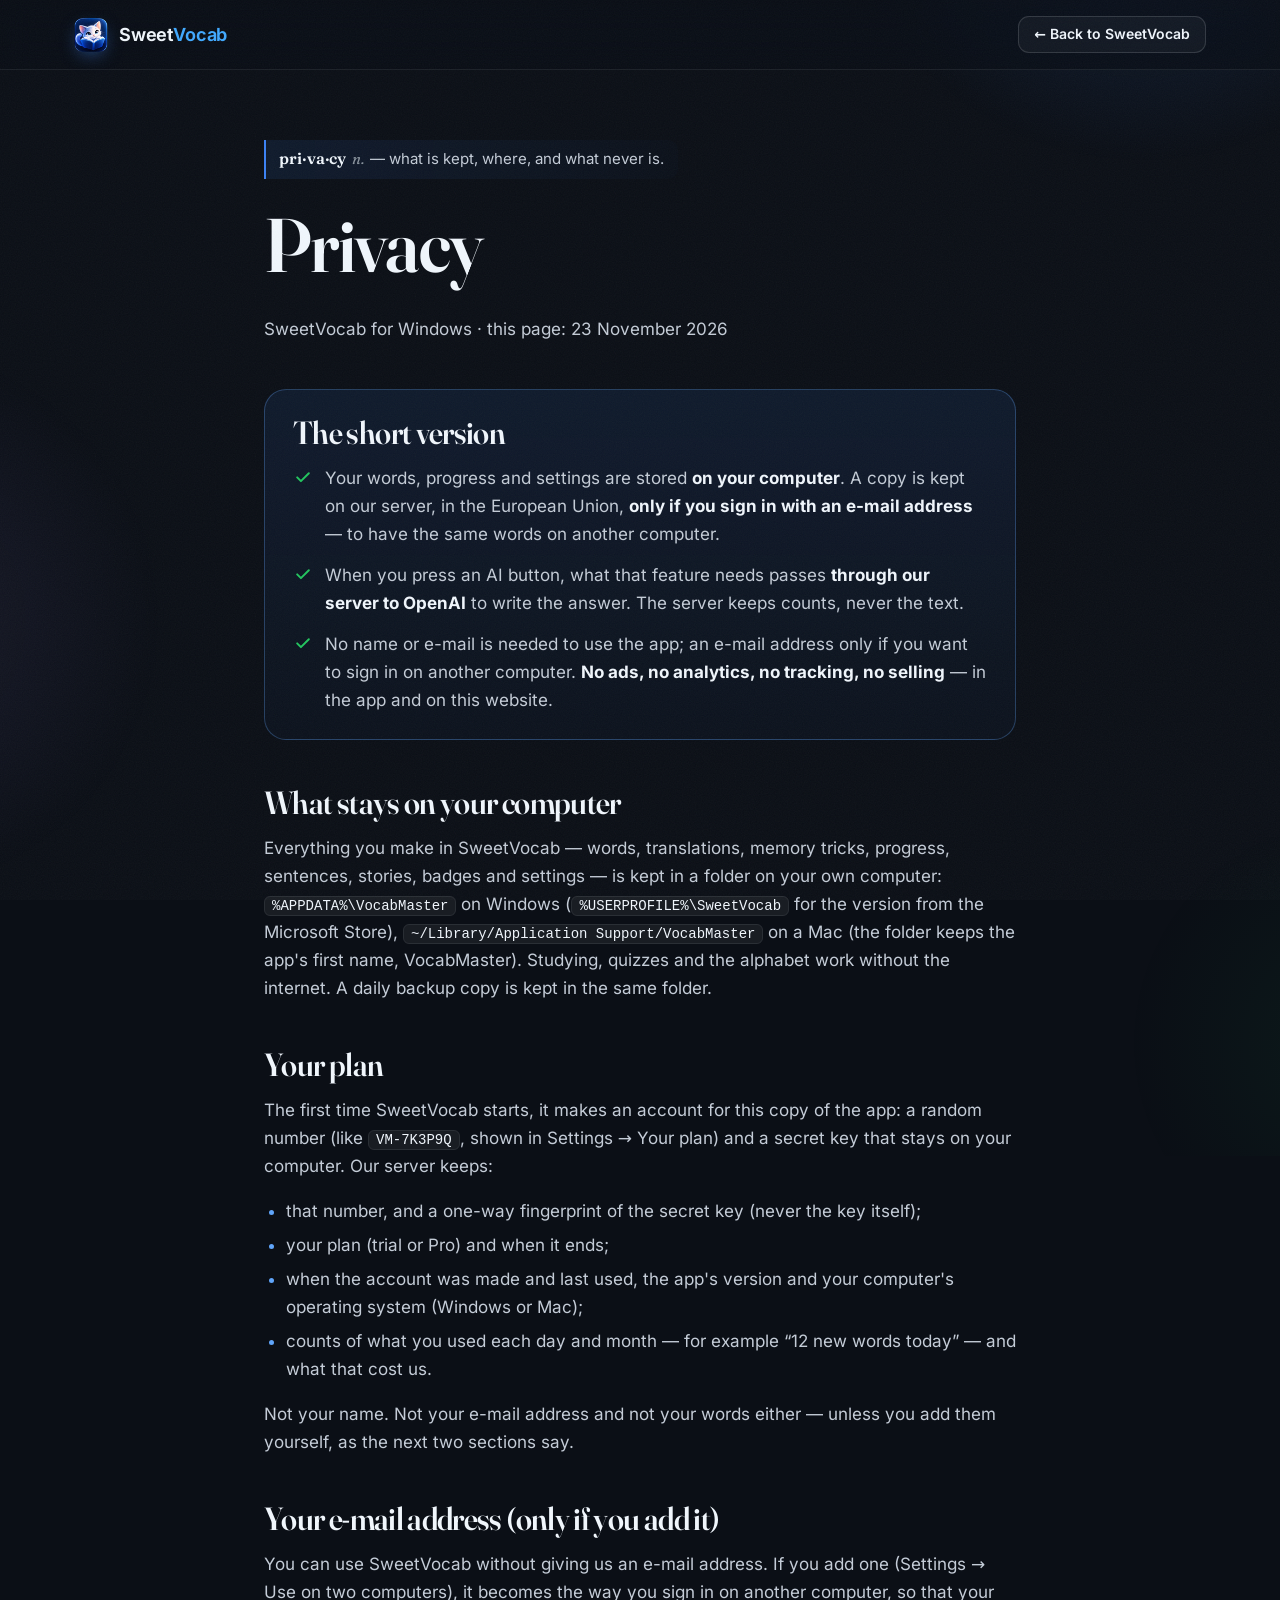
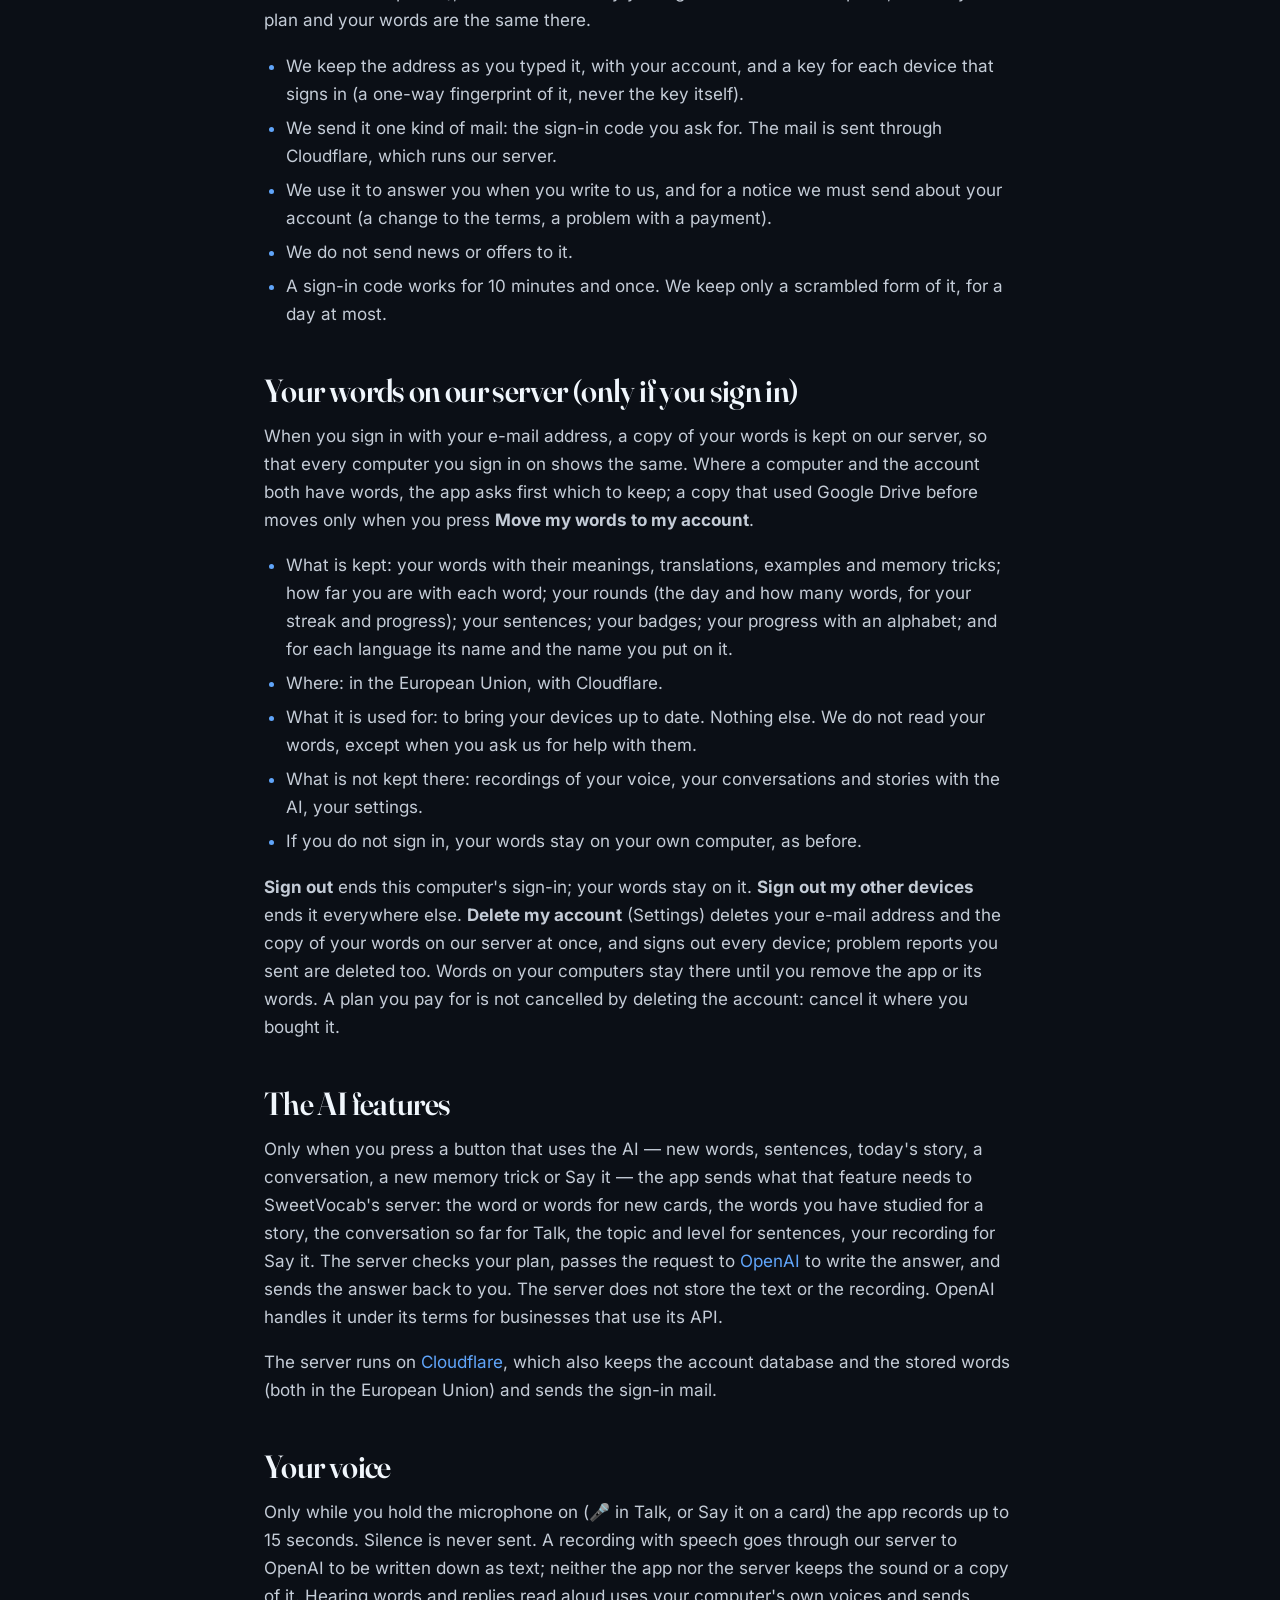
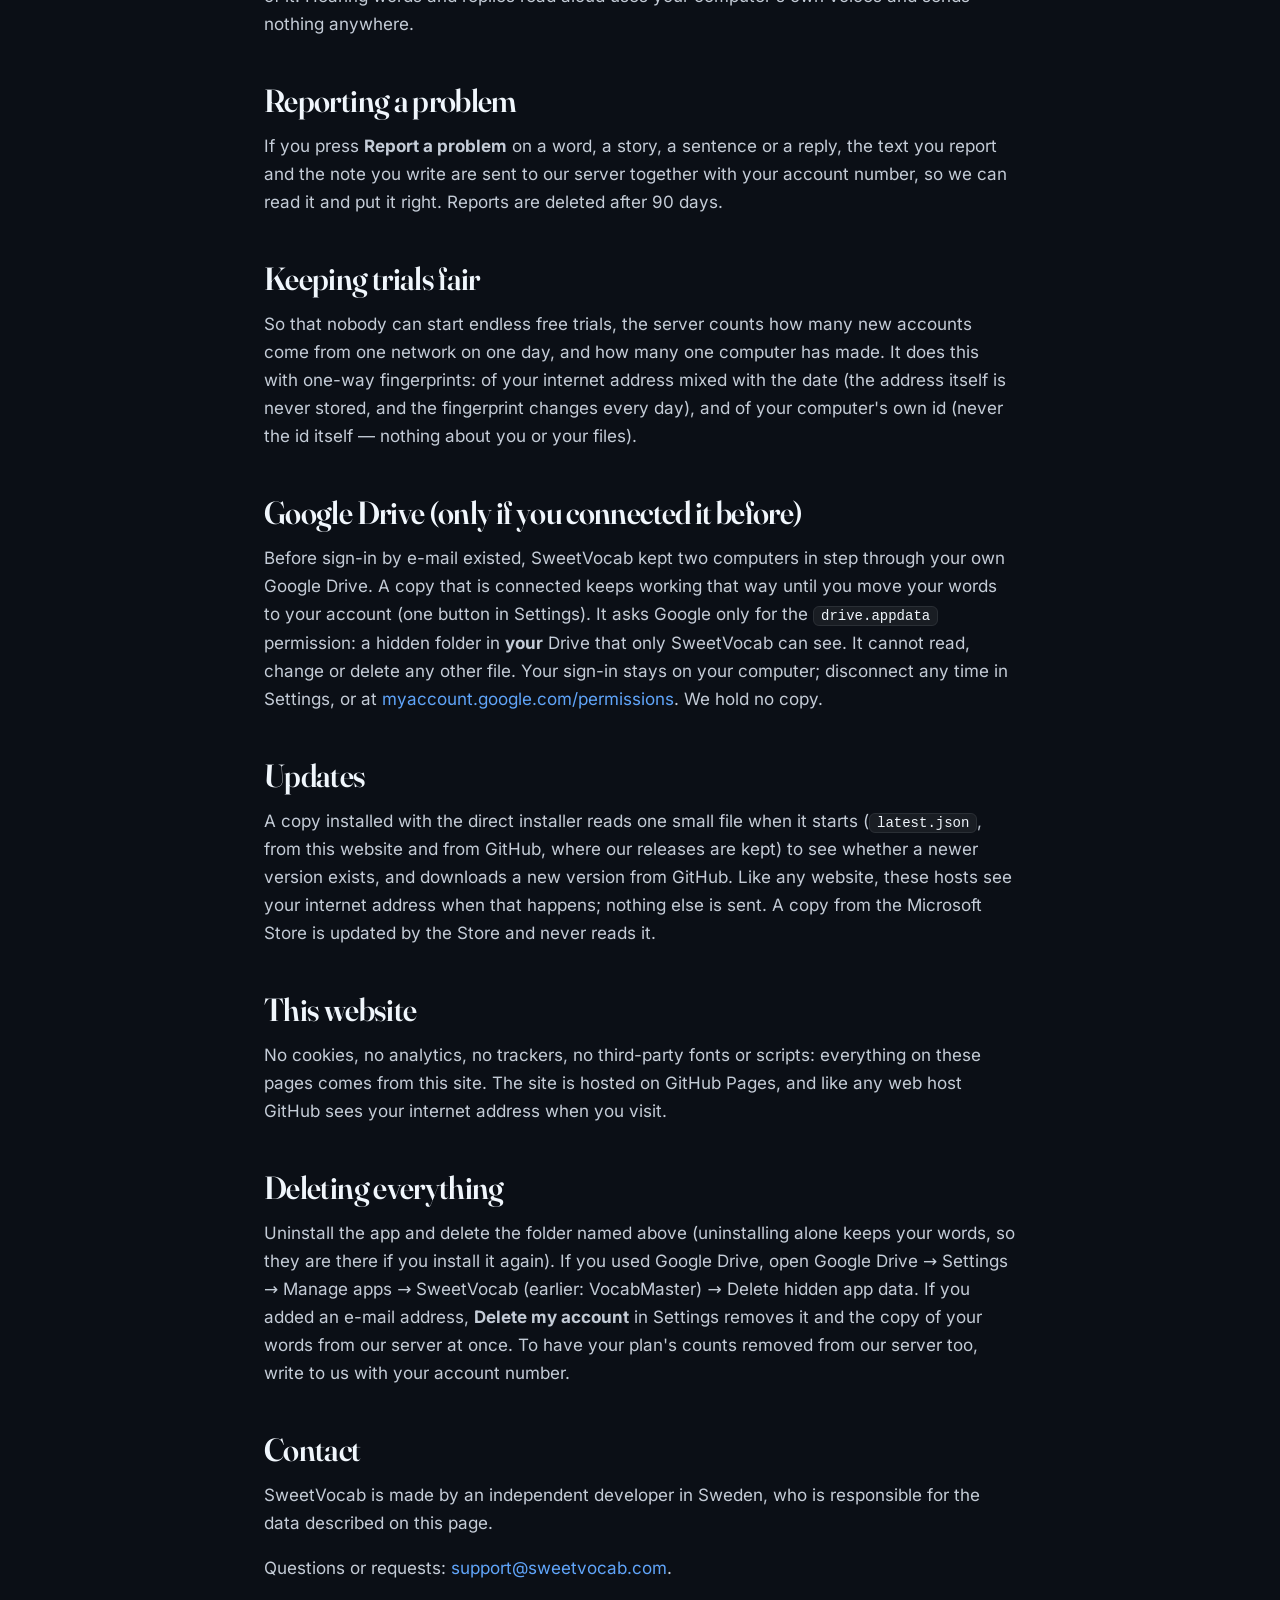
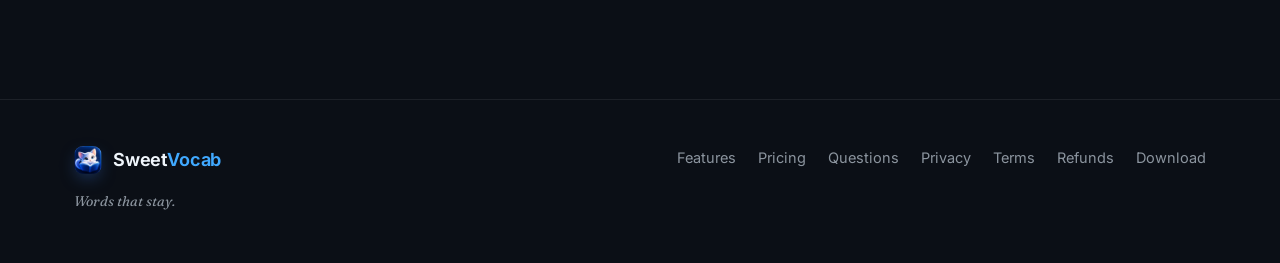
<file: privacy.html>
<!doctype html>
<html lang="en">
<head>
<meta charset="utf-8">
<meta name="viewport" content="width=device-width, initial-scale=1">
<title>Privacy — SweetVocab</title>
<meta name="description" content="What SweetVocab keeps, where, and what it never does.">
<meta name="theme-color" content="#0b0f16">
<link rel="icon" href="favicon.ico" sizes="any">
<link rel="icon" href="assets/img/favicon-32.png" type="image/png" sizes="32x32">
<link rel="stylesheet" href="assets/css/fonts.css">
<link rel="stylesheet" href="assets/css/site.css">
</head>
<body class="doc-page">
<header class="nav scrolled">
  <a class="brand" href="./"><img src="assets/img/icon-64.png" alt="" width="34" height="34"><span>Sweet<b class="brand-vocab">Vocab</b></span></a>
  <a class="btn btn-ghost btn-small nav-back" href="./">← Back to SweetVocab</a>
</header>

<main class="doc wrap">
  <p class="entry"><b>pri·va·cy</b> <i>n.</i> — what is kept, where, and what never is.</p>
  <h1>Privacy</h1>
  <p class="doc-date">SweetVocab for Windows · this page: <time datetime="2026-11-23">23 November 2026</time></p>

  <section class="doc-short">
    <h2>The short version</h2>
    <ul class="checks">
      <li><svg class="ico" viewBox="0 0 24 24"><path fill="none" stroke="currentColor" stroke-width="2.4" stroke-linecap="round" stroke-linejoin="round" d="m5 12.5 4.5 4.5L19 7.5"/></svg><span>Your words, progress and settings are stored <b>on your computer</b>. A copy is kept on our server, in the European Union, <b>only if you sign in with an e-mail address</b> — to have the same words on another computer.</span></li>
      <li><svg class="ico" viewBox="0 0 24 24"><path fill="none" stroke="currentColor" stroke-width="2.4" stroke-linecap="round" stroke-linejoin="round" d="m5 12.5 4.5 4.5L19 7.5"/></svg><span>When you press an AI button, what that feature needs passes <b>through our server to OpenAI</b> to write the answer. The server keeps counts, never the text.</span></li>
      <li><svg class="ico" viewBox="0 0 24 24"><path fill="none" stroke="currentColor" stroke-width="2.4" stroke-linecap="round" stroke-linejoin="round" d="m5 12.5 4.5 4.5L19 7.5"/></svg><span>No name or e-mail is needed to use the app; an e-mail address only if you want to sign in on another computer. <b>No ads, no analytics, no tracking, no selling</b> — in the app and on this website.</span></li>
    </ul>
  </section>

  <section>
    <h2>What stays on your computer</h2>
    <p>Everything you make in SweetVocab — words, translations, memory tricks, progress, sentences, stories, badges and settings — is kept in a folder on your own computer: <code>%APPDATA%\VocabMaster</code> on Windows (<code>%USERPROFILE%\SweetVocab</code> for the version from the Microsoft Store), <code>~/Library/Application Support/VocabMaster</code> on a Mac (the folder keeps the app's first name, VocabMaster). Studying, quizzes and the alphabet work without the internet. A daily backup copy is kept in the same folder.</p>
  </section>

  <section>
    <h2>Your plan</h2>
    <p>The first time SweetVocab starts, it makes an account for this copy of the app: a random number (like <code>VM-7K3P9Q</code>, shown in Settings → Your plan) and a secret key that stays on your computer. Our server keeps:</p>
    <ul>
      <li>that number, and a one-way fingerprint of the secret key (never the key itself);</li>
      <li>your plan (trial or Pro) and when it ends;</li>
      <li>when the account was made and last used, the app's version and your computer's operating system (Windows or Mac);</li>
      <li>counts of what you used each day and month — for example “12 new words today” — and what that cost us.</li>
    </ul>
    <p>Not your name. Not your e-mail address and not your words either — unless you add them yourself, as the next two sections say.</p>
  </section>

  <section>
    <h2>Your e-mail address (only if you add it)</h2>
    <p>You can use SweetVocab without giving us an e-mail address. If you add one (Settings → Use on two computers), it becomes the way you sign in on another computer, so that your plan and your words are the same there.</p>
    <ul>
      <li>We keep the address as you typed it, with your account, and a key for each device that signs in (a one-way fingerprint of it, never the key itself).</li>
      <li>We send it one kind of mail: the sign-in code you ask for. The mail is sent through Cloudflare, which runs our server.</li>
      <li>We use it to answer you when you write to us, and for a notice we must send about your account (a change to the terms, a problem with a payment).</li>
      <li>We do not send news or offers to it.</li>
      <li>A sign-in code works for 10 minutes and once. We keep only a scrambled form of it, for a day at most.</li>
    </ul>
  </section>

  <section>
    <h2>Your words on our server (only if you sign in)</h2>
    <p>When you sign in with your e-mail address, a copy of your words is kept on our server, so that every computer you sign in on shows the same. Where a computer and the account both have words, the app asks first which to keep; a copy that used Google Drive before moves only when you press <b>Move my words to my account</b>.</p>
    <ul>
      <li>What is kept: your words with their meanings, translations, examples and memory tricks; how far you are with each word; your rounds (the day and how many words, for your streak and progress); your sentences; your badges; your progress with an alphabet; and for each language its name and the name you put on it.</li>
      <li>Where: in the European Union, with Cloudflare.</li>
      <li>What it is used for: to bring your devices up to date. Nothing else. We do not read your words, except when you ask us for help with them.</li>
      <li>What is not kept there: recordings of your voice, your conversations and stories with the AI, your settings.</li>
      <li>If you do not sign in, your words stay on your own computer, as before.</li>
    </ul>
    <p><b>Sign out</b> ends this computer's sign-in; your words stay on it. <b>Sign out my other devices</b> ends it everywhere else. <b>Delete my account</b> (Settings) deletes your e-mail address and the copy of your words on our server at once, and signs out every device; problem reports you sent are deleted too. Words on your computers stay there until you remove the app or its words. A plan you pay for is not cancelled by deleting the account: cancel it where you bought it.</p>
  </section>

  <section>
    <h2>The AI features</h2>
    <p>Only when you press a button that uses the AI — new words, sentences, today's story, a conversation, a new memory trick or Say it — the app sends what that feature needs to SweetVocab's server: the word or words for new cards, the words you have studied for a story, the conversation so far for Talk, the topic and level for sentences, your recording for Say it. The server checks your plan, passes the request to <a href="https://openai.com/policies" rel="noopener">OpenAI</a> to write the answer, and sends the answer back to you. The server does not store the text or the recording. OpenAI handles it under its terms for businesses that use its API.</p>
    <p>The server runs on <a href="https://www.cloudflare.com/privacypolicy/" rel="noopener">Cloudflare</a>, which also keeps the account database and the stored words (both in the European Union) and sends the sign-in mail.</p>
  </section>

  <section>
    <h2>Your voice</h2>
    <p>Only while you hold the microphone on (🎤 in Talk, or Say it on a card) the app records up to 15 seconds. Silence is never sent. A recording with speech goes through our server to OpenAI to be written down as text; neither the app nor the server keeps the sound or a copy of it. Hearing words and replies read aloud uses your computer's own voices and sends nothing anywhere.</p>
  </section>

  <section>
    <h2>Reporting a problem</h2>
    <p>If you press <b>Report a problem</b> on a word, a story, a sentence or a reply, the text you report and the note you write are sent to our server together with your account number, so we can read it and put it right. Reports are deleted after 90 days.</p>
  </section>

  <section>
    <h2>Keeping trials fair</h2>
    <p>So that nobody can start endless free trials, the server counts how many new accounts come from one network on one day, and how many one computer has made. It does this with one-way fingerprints: of your internet address mixed with the date (the address itself is never stored, and the fingerprint changes every day), and of your computer's own id (never the id itself — nothing about you or your files).</p>
  </section>

  <section>
    <h2>Google Drive (only if you connected it before)</h2>
    <p>Before sign-in by e-mail existed, SweetVocab kept two computers in step through your own Google Drive. A copy that is connected keeps working that way until you move your words to your account (one button in Settings). It asks Google only for the <code>drive.appdata</code> permission: a hidden folder in <b>your</b> Drive that only SweetVocab can see. It cannot read, change or delete any other file. Your sign-in stays on your computer; disconnect any time in Settings, or at <a href="https://myaccount.google.com/permissions" rel="noopener">myaccount.google.com/permissions</a>. We hold no copy.</p>
  </section>

  <section>
    <h2>Updates</h2>
    <p>A copy installed with the direct installer reads one small file when it starts (<code>latest.json</code>, from this website and from GitHub, where our releases are kept) to see whether a newer version exists, and downloads a new version from GitHub. Like any website, these hosts see your internet address when that happens; nothing else is sent. A copy from the Microsoft Store is updated by the Store and never reads it.</p>
  </section>

  <section>
    <h2>This website</h2>
    <p>No cookies, no analytics, no trackers, no third-party fonts or scripts: everything on these pages comes from this site. The site is hosted on GitHub Pages, and like any web host GitHub sees your internet address when you visit.</p>
  </section>

  <section>
    <h2>Deleting everything</h2>
    <p>Uninstall the app and delete the folder named above (uninstalling alone keeps your words, so they are there if you install it again). If you used Google Drive, open Google Drive → Settings → Manage apps → SweetVocab (earlier: VocabMaster) → Delete hidden app data. If you added an e-mail address, <b>Delete my account</b> in Settings removes it and the copy of your words from our server at once. To have your plan's counts removed from our server too, write to us with your account number.</p>
  </section>

  <section>
    <h2>Contact</h2>
    <p>SweetVocab is made by an independent developer in Sweden, who is responsible for the data described on this page.</p>
    <p>Questions or requests: <a href="mailto:support@sweetvocab.com">support@sweetvocab.com</a>.</p>
  </section>
</main>

<footer class="footer">
  <div class="wrap footer-grid">
    <div><a class="brand" href="./"><img src="assets/img/icon-64.png" alt="" width="28" height="28"><span>Sweet<b class="brand-vocab">Vocab</b></span></a><p class="muted">Words that stay.</p></div>
    <nav aria-label="Footer"><a href="./#features">Features</a><a href="./#pricing">Pricing</a><a href="./#faq">Questions</a><a href="privacy.html">Privacy</a><a href="terms.html">Terms</a><a href="terms.html#refunds">Refunds</a><a href="./#download">Download</a></nav>
  </div>
</footer>
</body>
</html>
</file>
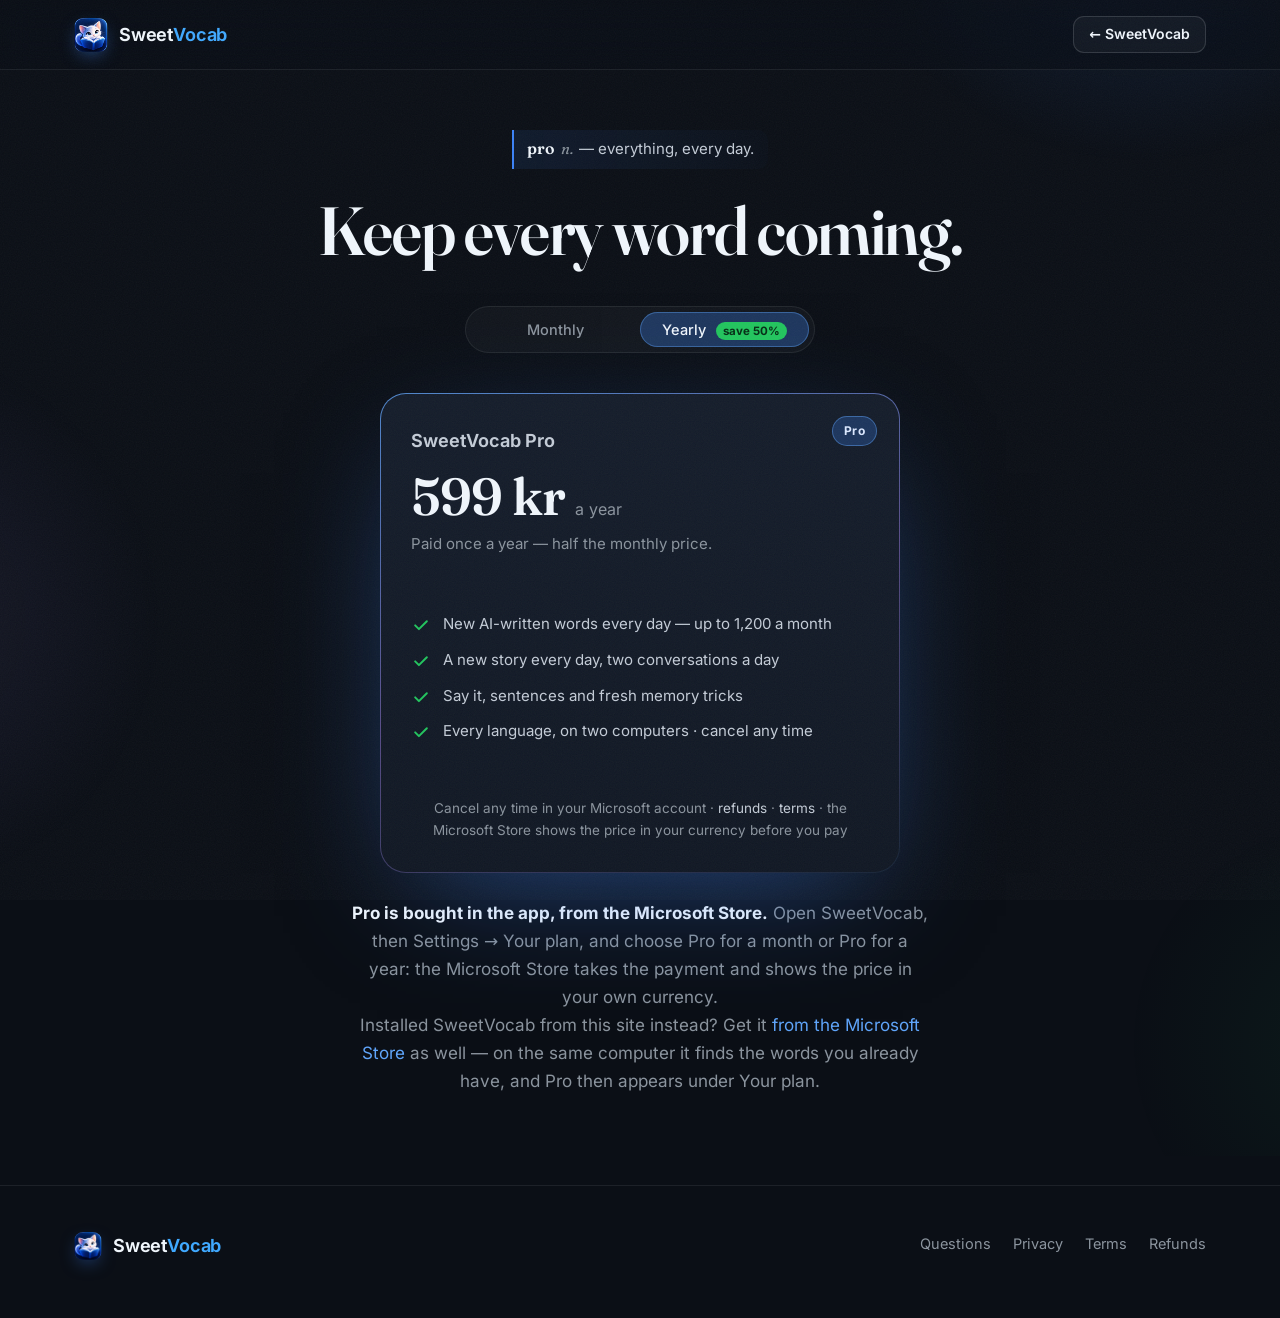
<file: pro.html>
<!doctype html>
<html lang="en">
<head>
<meta charset="utf-8">
<meta name="viewport" content="width=device-width, initial-scale=1">
<title>Get Pro — SweetVocab</title>
<meta name="description" content="SweetVocab Pro: new AI-written words every day, a daily story, conversations and Say it.">
<meta name="theme-color" content="#0b0f16">
<meta name="robots" content="noindex">
<link rel="icon" href="favicon.ico" sizes="any">
<link rel="icon" href="assets/img/favicon-32.png" type="image/png" sizes="32x32">
<link rel="stylesheet" href="assets/css/fonts.css">
<link rel="stylesheet" href="assets/css/site.css">
<script src="assets/js/prices.js"></script>
<style>
  .pro-main { max-width: 900px; padding-top: 130px; padding-bottom: 90px; text-align: center; }
  .pro-main h1 { font-family: var(--serif); font-variation-settings: "opsz" 144; font-size: clamp(42px, 6vw, 68px); line-height: 1.05; letter-spacing: -.02em; margin-bottom: 18px; }
  .pro-account { display: inline-flex; gap: 10px; align-items: center; margin: 6px 0 34px; padding: 8px 16px; border-radius: 999px;
    border: 1px solid var(--line-2); background: rgba(255,255,255,.04); color: var(--soft); font-size: 15px; }
  .pro-account b { font-family: ui-monospace, "Cascadia Code", Menlo, monospace; color: var(--text); letter-spacing: .04em; }
  .pro-main .plans { text-align: left; }
  .soon-note { margin: 26px auto 0; max-width: 34em; color: var(--muted); }
  .soon-note b { color: var(--text); }
  .plan-fine { margin: 14px 0 0; text-align: center; font-size: 13.5px; color: var(--muted); }
  .plan-fine a { color: var(--soft); }
</style>
</head>
<body class="doc-page">
<header class="nav scrolled">
  <a class="brand" href="./"><img src="assets/img/icon-64.png" alt="" width="34" height="34"><span>Sweet<b class="brand-vocab">Vocab</b></span></a>
  <a class="btn btn-ghost btn-small nav-back" href="./">← SweetVocab</a>
</header>

<main class="pro-main wrap">
  <p class="entry"><b>pro</b> <i>n.</i> — everything, every day.</p>
  <h1>Keep every word coming.</h1>
  <p class="pro-account" data-account-line hidden>Your account <b data-account></b></p>

  <div class="billing" role="radiogroup" aria-label="Billing" data-billing>
    <span class="billing-thumb" aria-hidden="true"></span>
    <button type="button" role="radio" aria-checked="false" data-bill="month">Monthly</button>
    <button type="button" role="radio" aria-checked="true" data-bill="year">Yearly <span class="save">save 50%</span></button>
  </div>

  <div class="plans" style="grid-template-columns: minmax(0, 520px); justify-content: center;">
    <article class="plan plan-pro">
      <span class="plan-flag">Pro</span>
      <h3>SweetVocab Pro</h3>
      <p class="price"><b data-price>599 kr</b><span data-per>a year</span></p>
      <p class="plan-lede" data-price-note>Paid once a year — half the monthly price.</p>
      <ul class="checks">
        <li><svg class="ico" viewBox="0 0 24 24"><path fill="none" stroke="currentColor" stroke-width="2.4" stroke-linecap="round" stroke-linejoin="round" d="m5 12.5 4.5 4.5L19 7.5"/></svg><span>New AI-written words every day — up to 1,200 a month</span></li>
        <li><svg class="ico" viewBox="0 0 24 24"><path fill="none" stroke="currentColor" stroke-width="2.4" stroke-linecap="round" stroke-linejoin="round" d="m5 12.5 4.5 4.5L19 7.5"/></svg><span>A new story every day, two conversations a day</span></li>
        <li><svg class="ico" viewBox="0 0 24 24"><path fill="none" stroke="currentColor" stroke-width="2.4" stroke-linecap="round" stroke-linejoin="round" d="m5 12.5 4.5 4.5L19 7.5"/></svg><span>Say it, sentences and fresh memory tricks</span></li>
        <li><svg class="ico" viewBox="0 0 24 24"><path fill="none" stroke="currentColor" stroke-width="2.4" stroke-linecap="round" stroke-linejoin="round" d="m5 12.5 4.5 4.5L19 7.5"/></svg><span>Every language, on two computers · cancel any time</span></li>
      </ul>
      <a class="btn btn-primary btn-block" href="#" data-checkout hidden>Continue to payment</a>
      <p class="plan-fine">Cancel any time in your Microsoft account · <a href="terms.html#refunds">refunds</a> · <a href="terms.html">terms</a> · the Microsoft Store shows the price in your currency before you pay</p>
    </article>
  </div>
  <p class="soon-note" data-from-app hidden><b>Get Pro from the app:</b> open SweetVocab → Settings → Your plan → Get Pro. That brings your account number here, so Pro reaches your copy of SweetVocab.</p>
  <p class="soon-note" data-thanks hidden><b>Thank you — Pro is on.</b> In SweetVocab, open Settings → Your plan: it says Pro within a minute. A receipt is on its way to your e-mail.</p>
  <p class="soon-note" data-soon><b>Pro is bought in the app, from the Microsoft Store.</b> Open SweetVocab, then Settings &rarr; Your plan, and choose Pro for a month or Pro for a year: the Microsoft Store takes the payment and shows the price in your own currency.<br>Installed SweetVocab from this site instead? Get it <a href="https://apps.microsoft.com/detail/9PL9X47P6K5N">from the Microsoft Store</a> as well — on the same computer it finds the words you already have, and Pro then appears under Your plan.</p>
</main>

<footer class="footer">
  <div class="wrap footer-grid">
    <div><a class="brand" href="./"><img src="assets/img/icon-64.png" alt="" width="28" height="28"><span>Sweet<b class="brand-vocab">Vocab</b></span></a></div>
    <nav aria-label="Footer"><a href="./#faq">Questions</a><a href="privacy.html">Privacy</a><a href="terms.html">Terms</a><a href="terms.html#refunds">Refunds</a></nav>
  </div>
</footer>

<script>
  // Opened by the app (Settings → Your plan → Get Pro) as pro.html?account=VM-XXXXXX.
  // The payment provider, once there is one (fill in one of the two):
  // CHECKOUT — Lemon Squeezy: its two checkout links, each ending in
  //   ?checkout[custom][account]={account}   ("{account}" becomes the number,
  //   so the payment finds its way to the right copy of SweetVocab).
  // PADDLE — Paddle: the client-side token and the two price ids; the checkout
  //   opens over this page with the account number as custom data.
  // Both empty: the reseller line only, no button (never "soon").
  const CHECKOUT = { month: "", year: "" };
  // Paddle dropped 2026-11-24 (its review never ended): Pro comes through the Microsoft Store.
  const PADDLE = { token: "", month: "", year: "" };
  // The visitor's currency (assets/js/prices.js); Paddle charges the same numbers there.
  const MONEY = window.SweetPrices || { month: "99 kr", year: "599 kr" };
  const PLANS = {
    month: [MONEY.month, "a month", "Cancel any time. Your words stay yours."],
    year: [MONEY.year, "a year", "Paid once a year — half the monthly price."],
  };
  (function () {
    const raw = new URLSearchParams(location.search).get("account") || "";
    const account = /^VM-[2-9A-HJKMNP-Z]{6}$/.test(raw.toUpperCase()) ? raw.toUpperCase() : "";
    if (account) {
      document.querySelector("[data-account]").textContent = account;
      document.querySelector("[data-account-line]").hidden = false;
    }
    const box = document.querySelector("[data-billing]");
    const buttons = Array.from(box.querySelectorAll("[data-bill]"));
    const thumb = box.querySelector(".billing-thumb");
    const pay = document.querySelector("[data-checkout]");
    const soon = document.querySelector("[data-soon]");
    const fromApp = document.querySelector("[data-from-app]");
    const thanks = document.querySelector("[data-thanks]");
    let paid = false;
    function choose(key) {
      const button = buttons.find((b) => b.dataset.bill === key);
      buttons.forEach((b) => b.setAttribute("aria-checked", String(b === button)));
      thumb.style.left = button.offsetLeft + "px";
      thumb.style.width = button.offsetWidth + "px";
      [document.querySelector("[data-price]").textContent,
       document.querySelector("[data-per]").textContent,
       document.querySelector("[data-price-note]").textContent] = PLANS[key];
      const link = CHECKOUT[key];
      const open = !!(link || (PADDLE.token && PADDLE[key]));
      const ready = open && !!account;
      pay.hidden = !ready || paid;
      soon.hidden = open;
      fromApp.hidden = !open || !!account || paid;
      pay.dataset.bill = key;
      pay.href = link && account ? link.replace("{account}", encodeURIComponent(account)) : "#";
    }
    // Paddle.js also when Paddle sends someone here to update a card
    // (?_ptxn=… — this page is the account's default payment link).
    const update = new URLSearchParams(location.search).has("_ptxn");
    if (PADDLE.token && (account || update)) {
      const script = document.createElement("script");
      script.src = "https://cdn.paddle.com/paddle/v2/paddle.js";
      script.onload = () => {
        if (PADDLE.token.startsWith("test_")) window.Paddle.Environment.set("sandbox");
        window.Paddle.Initialize({
          token: PADDLE.token,
          eventCallback: (event) => {
            if (event && event.name === "checkout.completed" && !update) {
              paid = true;
              pay.hidden = true;
              thanks.hidden = false;
            }
          },
        });
      };
      document.head.appendChild(script);
      pay.addEventListener("click", (event) => {
        const price = PADDLE[pay.dataset.bill];
        if (CHECKOUT[pay.dataset.bill] || !price) return;
        event.preventDefault();
        if (window.Paddle) {
          window.Paddle.Checkout.open({ items: [{ priceId: price, quantity: 1 }], customData: { account } });
        }
      });
    }
    buttons.forEach((b) => b.addEventListener("click", () => choose(b.dataset.bill)));
    (document.fonts ? document.fonts.ready : Promise.resolve()).then(() => choose("year"));
  })();
</script>
</body>
</html>
</file>
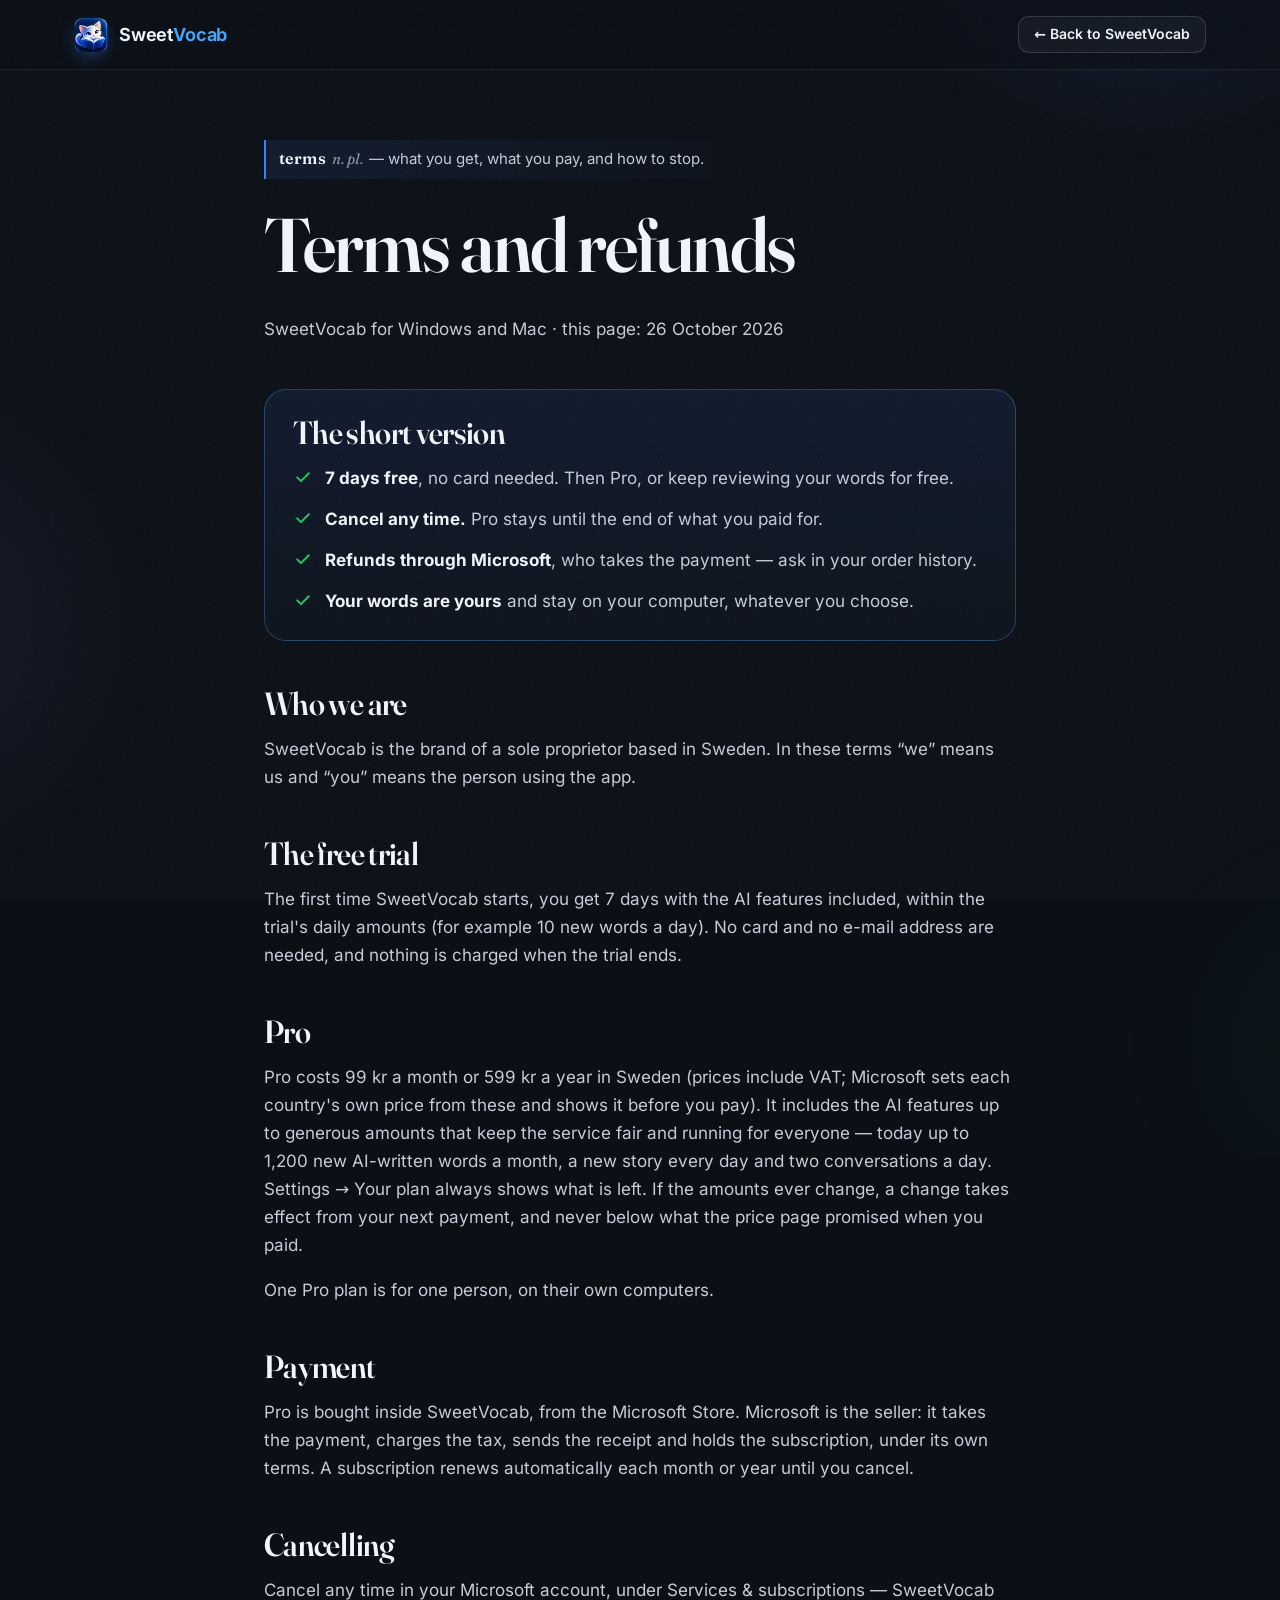
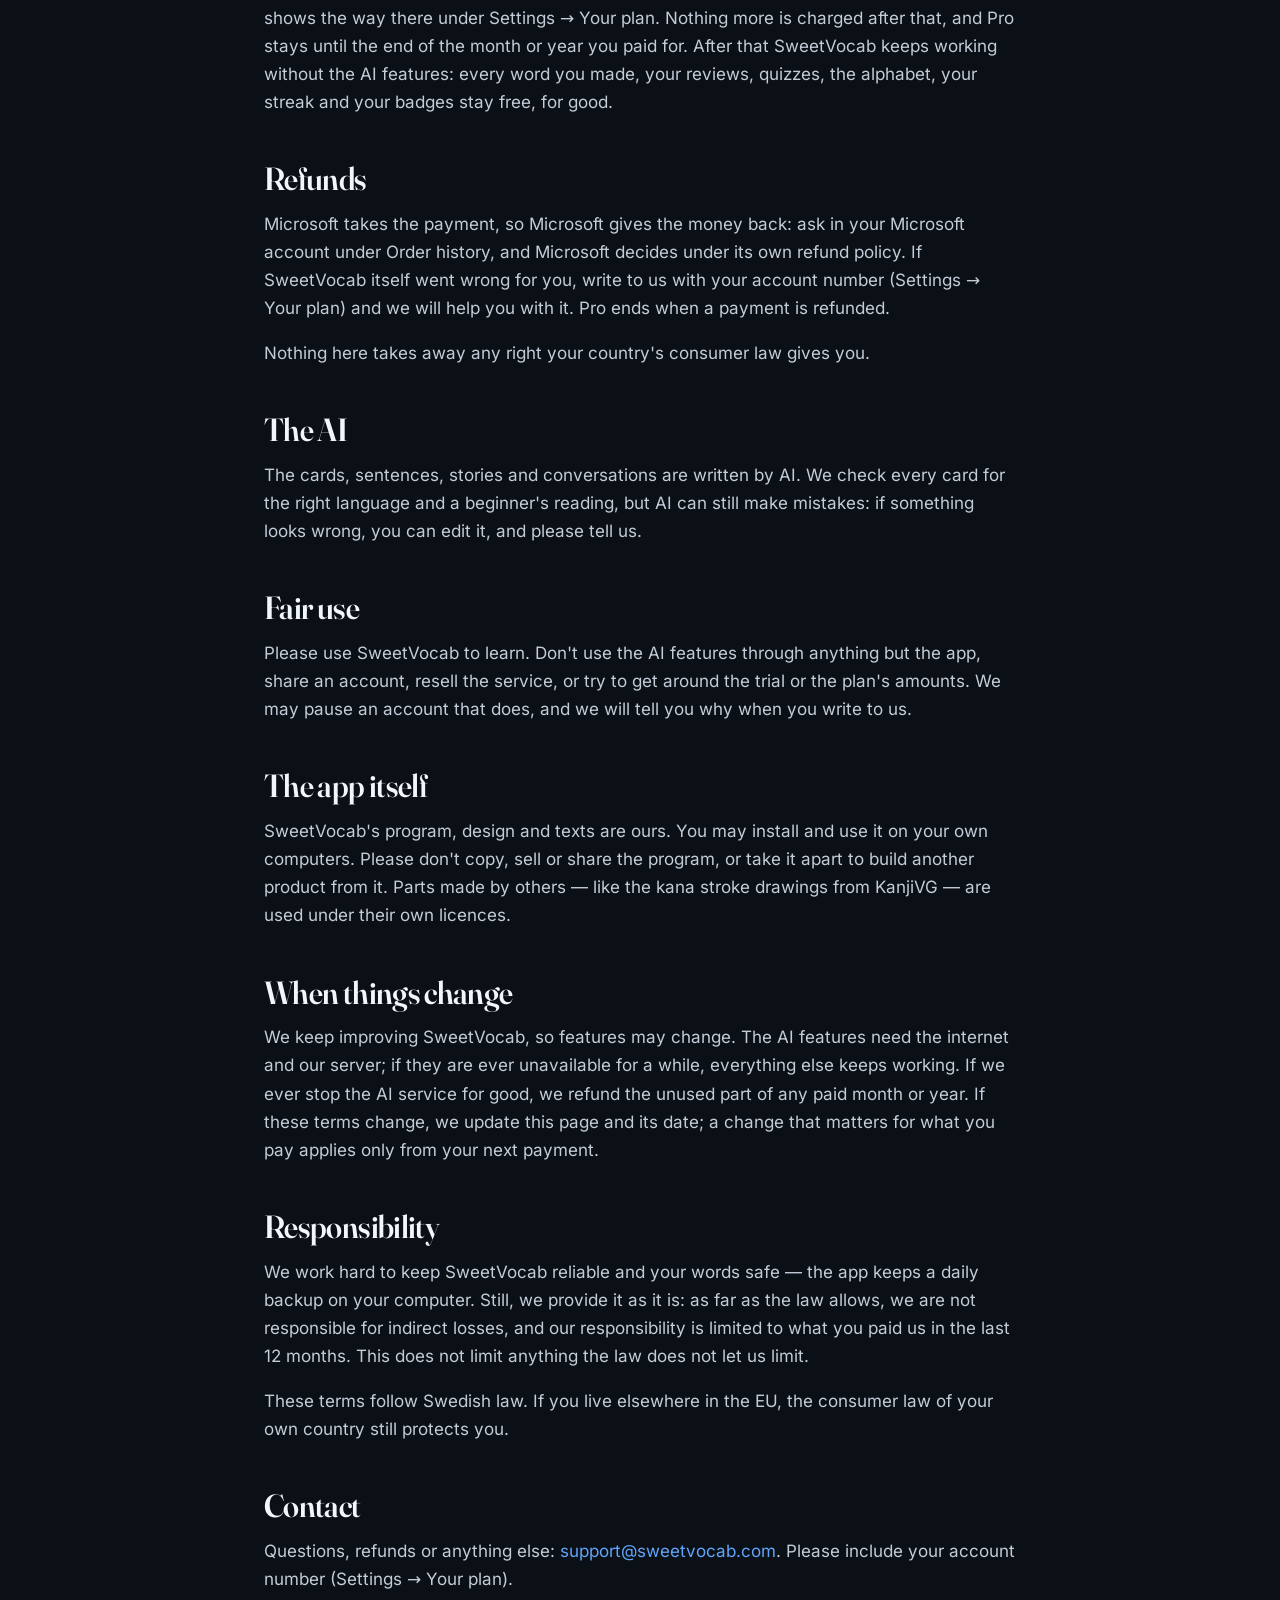
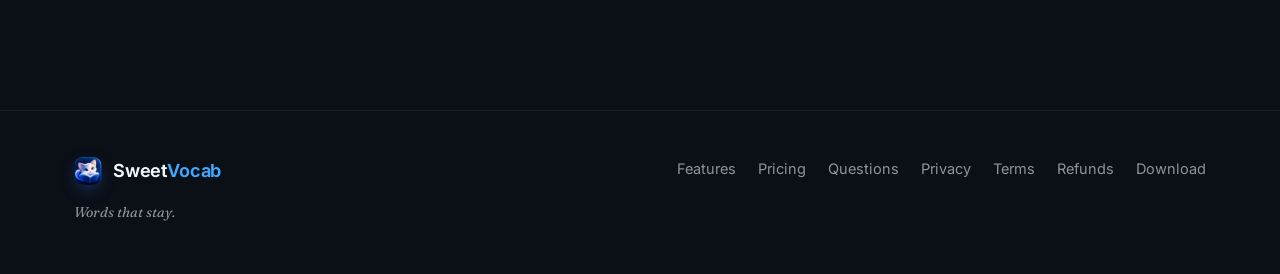
<file: terms.html>
<!doctype html>
<html lang="en">
<head>
<meta charset="utf-8">
<meta name="viewport" content="width=device-width, initial-scale=1">
<title>Terms and refunds — SweetVocab</title>
<meta name="description" content="What you get, what you pay, how to stop, and how refunds work.">
<meta name="theme-color" content="#0b0f16">
<link rel="icon" href="favicon.ico" sizes="any">
<link rel="icon" href="assets/img/favicon-32.png" type="image/png" sizes="32x32">
<link rel="stylesheet" href="assets/css/fonts.css">
<link rel="stylesheet" href="assets/css/site.css">
</head>
<body class="doc-page">
<header class="nav scrolled">
  <a class="brand" href="./"><img src="assets/img/icon-64.png" alt="" width="34" height="34"><span>Sweet<b class="brand-vocab">Vocab</b></span></a>
  <a class="btn btn-ghost btn-small nav-back" href="./">← Back to SweetVocab</a>
</header>

<main class="doc wrap">
  <p class="entry"><b>terms</b> <i>n. pl.</i> — what you get, what you pay, and how to stop.</p>
  <h1>Terms and refunds</h1>
  <p class="doc-date">SweetVocab for Windows and Mac · this page: <time datetime="2026-10-26">26 October 2026</time></p>

  <section class="doc-short">
    <h2>The short version</h2>
    <ul class="checks">
      <li><svg class="ico" viewBox="0 0 24 24"><path fill="none" stroke="currentColor" stroke-width="2.4" stroke-linecap="round" stroke-linejoin="round" d="m5 12.5 4.5 4.5L19 7.5"/></svg><span><b>7 days free</b>, no card needed. Then Pro, or keep reviewing your words for free.</span></li>
      <li><svg class="ico" viewBox="0 0 24 24"><path fill="none" stroke="currentColor" stroke-width="2.4" stroke-linecap="round" stroke-linejoin="round" d="m5 12.5 4.5 4.5L19 7.5"/></svg><span><b>Cancel any time.</b> Pro stays until the end of what you paid for.</span></li>
      <li><svg class="ico" viewBox="0 0 24 24"><path fill="none" stroke="currentColor" stroke-width="2.4" stroke-linecap="round" stroke-linejoin="round" d="m5 12.5 4.5 4.5L19 7.5"/></svg><span><b>Refunds through Microsoft</b>, who takes the payment — ask in your order history.</span></li>
      <li><svg class="ico" viewBox="0 0 24 24"><path fill="none" stroke="currentColor" stroke-width="2.4" stroke-linecap="round" stroke-linejoin="round" d="m5 12.5 4.5 4.5L19 7.5"/></svg><span><b>Your words are yours</b> and stay on your computer, whatever you choose.</span></li>
    </ul>
  </section>

  <section>
    <h2>Who we are</h2>
    <p>SweetVocab is the brand of a sole proprietor based in Sweden. In these terms “we” means us and “you” means the person using the app.</p>
  </section>

  <section>
    <h2>The free trial</h2>
    <p>The first time SweetVocab starts, you get 7 days with the AI features included, within the trial's daily amounts (for example 10 new words a day). No card and no e-mail address are needed, and nothing is charged when the trial ends.</p>
  </section>

  <section>
    <h2>Pro</h2>
    <p>Pro costs 99 kr a month or 599 kr a year in Sweden (prices include VAT; Microsoft sets each country's own price from these and shows it before you pay). It includes the AI features up to generous amounts that keep the service fair and running for everyone — today up to 1,200 new AI-written words a month, a new story every day and two conversations a day. Settings → Your plan always shows what is left. If the amounts ever change, a change takes effect from your next payment, and never below what the price page promised when you paid.</p>
    <p>One Pro plan is for one person, on their own computers.</p>
  </section>

  <section>
    <h2>Payment</h2>
    <p>Pro is bought inside SweetVocab, from the Microsoft Store. Microsoft is the seller: it takes the payment, charges the tax, sends the receipt and holds the subscription, under its own terms. A subscription renews automatically each month or year until you cancel.</p>
  </section>

  <section>
    <h2>Cancelling</h2>
    <p>Cancel any time in your Microsoft account, under Services &amp; subscriptions — SweetVocab shows the way there under Settings &rarr; Your plan. Nothing more is charged after that, and Pro stays until the end of the month or year you paid for. After that SweetVocab keeps working without the AI features: every word you made, your reviews, quizzes, the alphabet, your streak and your badges stay free, for good.</p>
  </section>

  <section id="refunds">
    <h2>Refunds</h2>
    <p>Microsoft takes the payment, so Microsoft gives the money back: ask in your Microsoft account under Order history, and Microsoft decides under its own refund policy. If SweetVocab itself went wrong for you, write to us with your account number (Settings &rarr; Your plan) and we will help you with it. Pro ends when a payment is refunded.</p>
    <p>Nothing here takes away any right your country's consumer law gives you.</p>
  </section>

  <section>
    <h2>The AI</h2>
    <p>The cards, sentences, stories and conversations are written by AI. We check every card for the right language and a beginner's reading, but AI can still make mistakes: if something looks wrong, you can edit it, and please tell us.</p>
  </section>

  <section>
    <h2>Fair use</h2>
    <p>Please use SweetVocab to learn. Don't use the AI features through anything but the app, share an account, resell the service, or try to get around the trial or the plan's amounts. We may pause an account that does, and we will tell you why when you write to us.</p>
  </section>

  <section>
    <h2>The app itself</h2>
    <p>SweetVocab's program, design and texts are ours. You may install and use it on your own computers. Please don't copy, sell or share the program, or take it apart to build another product from it. Parts made by others — like the kana stroke drawings from KanjiVG — are used under their own licences.</p>
  </section>

  <section>
    <h2>When things change</h2>
    <p>We keep improving SweetVocab, so features may change. The AI features need the internet and our server; if they are ever unavailable for a while, everything else keeps working. If we ever stop the AI service for good, we refund the unused part of any paid month or year. If these terms change, we update this page and its date; a change that matters for what you pay applies only from your next payment.</p>
  </section>

  <section>
    <h2>Responsibility</h2>
    <p>We work hard to keep SweetVocab reliable and your words safe — the app keeps a daily backup on your computer. Still, we provide it as it is: as far as the law allows, we are not responsible for indirect losses, and our responsibility is limited to what you paid us in the last 12 months. This does not limit anything the law does not let us limit.</p>
    <p>These terms follow Swedish law. If you live elsewhere in the EU, the consumer law of your own country still protects you.</p>
  </section>

  <section>
    <h2>Contact</h2>
    <p>Questions, refunds or anything else: <a href="mailto:support@sweetvocab.com">support@sweetvocab.com</a>. Please include your account number (Settings → Your plan).</p>
  </section>
</main>

<footer class="footer">
  <div class="wrap footer-grid">
    <div><a class="brand" href="./"><img src="assets/img/icon-64.png" alt="" width="28" height="28"><span>Sweet<b class="brand-vocab">Vocab</b></span></a><p class="muted">Words that stay.</p></div>
    <nav aria-label="Footer"><a href="./#features">Features</a><a href="./#pricing">Pricing</a><a href="./#faq">Questions</a><a href="privacy.html">Privacy</a><a href="terms.html">Terms</a><a href="terms.html#refunds">Refunds</a><a href="./#download">Download</a></nav>
  </div>
</footer>
</body>
</html>
</file>
<file: assets/css/fonts.css>
/* Fraunces italic — latin-ext (SIL Open Font License) */
@font-face {
  font-family: 'Fraunces';
  font-style: italic;
  font-weight: 300 800;
  font-display: swap;
  src: url(../fonts/fraunces-italic-latin-ext.woff2) format('woff2');
  unicode-range: U+0100-02BA, U+02BD-02C5, U+02C7-02CC, U+02CE-02D7, U+02DD-02FF, U+0304, U+0308, U+0329, U+1D00-1DBF, U+1E00-1E9F, U+1EF2-1EFF, U+2020, U+20A0-20AB, U+20AD-20C4, U+2113, U+2C60-2C7F, U+A720-A7FF;
}
/* Fraunces italic — latin (SIL Open Font License) */
@font-face {
  font-family: 'Fraunces';
  font-style: italic;
  font-weight: 300 800;
  font-display: swap;
  src: url(../fonts/fraunces-italic-latin.woff2) format('woff2');
  unicode-range: U+0000-00FF, U+0131, U+0152-0153, U+02BB-02BC, U+02C6, U+02DA, U+02DC, U+0304, U+0308, U+0329, U+2000-206F, U+20AC, U+2122, U+2191, U+2193, U+2212, U+2215, U+FEFF, U+FFFD;
}
/* Fraunces normal — latin-ext (SIL Open Font License) */
@font-face {
  font-family: 'Fraunces';
  font-style: normal;
  font-weight: 300 800;
  font-display: swap;
  src: url(../fonts/fraunces-normal-latin-ext.woff2) format('woff2');
  unicode-range: U+0100-02BA, U+02BD-02C5, U+02C7-02CC, U+02CE-02D7, U+02DD-02FF, U+0304, U+0308, U+0329, U+1D00-1DBF, U+1E00-1E9F, U+1EF2-1EFF, U+2020, U+20A0-20AB, U+20AD-20C4, U+2113, U+2C60-2C7F, U+A720-A7FF;
}
/* Fraunces normal — latin (SIL Open Font License) */
@font-face {
  font-family: 'Fraunces';
  font-style: normal;
  font-weight: 300 800;
  font-display: swap;
  src: url(../fonts/fraunces-normal-latin.woff2) format('woff2');
  unicode-range: U+0000-00FF, U+0131, U+0152-0153, U+02BB-02BC, U+02C6, U+02DA, U+02DC, U+0304, U+0308, U+0329, U+2000-206F, U+20AC, U+2122, U+2191, U+2193, U+2212, U+2215, U+FEFF, U+FFFD;
}
/* Inter normal — greek (SIL Open Font License) */
@font-face {
  font-family: 'Inter';
  font-style: normal;
  font-weight: 300 800;
  font-display: swap;
  src: url(../fonts/inter-normal-greek.woff2) format('woff2');
  unicode-range: U+0370-0377, U+037A-037F, U+0384-038A, U+038C, U+038E-03A1, U+03A3-03FF;
}
/* Inter normal — latin-ext (SIL Open Font License) */
@font-face {
  font-family: 'Inter';
  font-style: normal;
  font-weight: 300 800;
  font-display: swap;
  src: url(../fonts/inter-normal-latin-ext.woff2) format('woff2');
  unicode-range: U+0100-02BA, U+02BD-02C5, U+02C7-02CC, U+02CE-02D7, U+02DD-02FF, U+0304, U+0308, U+0329, U+1D00-1DBF, U+1E00-1E9F, U+1EF2-1EFF, U+2020, U+20A0-20AB, U+20AD-20C4, U+2113, U+2C60-2C7F, U+A720-A7FF;
}
/* Inter normal — latin (SIL Open Font License) */
@font-face {
  font-family: 'Inter';
  font-style: normal;
  font-weight: 300 800;
  font-display: swap;
  src: url(../fonts/inter-normal-latin.woff2) format('woff2');
  unicode-range: U+0000-00FF, U+0131, U+0152-0153, U+02BB-02BC, U+02C6, U+02DA, U+02DC, U+0304, U+0308, U+0329, U+2000-206F, U+20AC, U+2122, U+2191, U+2193, U+2212, U+2215, U+FEFF, U+FFFD;
}
</file>
<file: assets/css/site.css>
/* SweetVocab — the website. Dark like the app, with paper flashcards like
   its icon; dictionary-entry headings; everything animated is decoration
   and stops for prefers-reduced-motion. */

:root {
  --bg: #0b0f16;
  --bg-2: #0e131c;
  --surface: #121923;
  --surface-2: #17202c;
  --line: rgba(240, 246, 252, .08);
  --line-2: rgba(240, 246, 252, .14);
  --text: #f0f6fc;
  --soft: #c4ccd7;
  --muted: #8b949e;
  --faint: #5b6573;
  --blue: #3b82f6;
  --blue-2: #60a5fa;
  --green: #22c55e;
  --amber: #f59e0b;
  --red: #ef4444;
  --violet: #a78bfa;
  --paper: #f8f9fc;
  --paper-2: #eef1f7;
  --ink: #101a36;
  --ink-soft: #4b5674;
  --serif: "Fraunces", ui-serif, Georgia, "Times New Roman", serif;
  --sans: "Inter", system-ui, -apple-system, "Segoe UI", Roboto, "Malgun Gothic", "Apple SD Gothic Neo",
          "Yu Gothic UI", "Hiragino Sans", "Noto Sans", sans-serif;
  --ease: cubic-bezier(.2, .8, .2, 1);
  --spring: cubic-bezier(.34, 1.56, .64, 1);
  --radius: 22px;
  color-scheme: dark;
}

*, *::before, *::after { box-sizing: border-box; }
html { scroll-behavior: smooth; scroll-padding-top: 84px; -webkit-text-size-adjust: 100%; }
body {
  margin: 0;
  background: var(--bg);
  color: var(--text);
  font: 400 17px/1.65 var(--sans);
  font-feature-settings: "cv11", "ss01";
  -webkit-font-smoothing: antialiased;
  text-rendering: optimizeLegibility;
  overflow-x: hidden;
}
body::before {                      /* two slow glows behind everything */
  content: "";
  position: fixed;
  inset: -20vmax;
  z-index: -2;
  background:
    radial-gradient(40vmax 40vmax at 78% 8%, rgba(59, 130, 246, .16), transparent 60%),
    radial-gradient(36vmax 36vmax at 8% 62%, rgba(167, 139, 250, .09), transparent 60%),
    radial-gradient(30vmax 30vmax at 90% 92%, rgba(34, 197, 94, .06), transparent 60%);
  animation: drift 28s ease-in-out infinite alternate;
}
body::after {                       /* film grain */
  content: "";
  position: fixed;
  inset: 0;
  z-index: 200;
  pointer-events: none;
  opacity: .045;
  background-image: url("data:image/svg+xml,%3Csvg xmlns='http://www.w3.org/2000/svg' width='160' height='160'%3E%3Cfilter id='n'%3E%3CfeTurbulence type='fractalNoise' baseFrequency='.85' numOctaves='3' stitchTiles='stitch'/%3E%3C/filter%3E%3Crect width='100%25' height='100%25' filter='url(%23n)'/%3E%3C/svg%3E");
}
@keyframes drift { to { transform: translate3d(-3vmax, 2vmax, 0) scale(1.06); } }

[hidden] { display: none !important; }
img, svg { display: block; max-width: 100%; }
a { color: var(--blue-2); text-decoration: none; }
a:hover { text-decoration: underline; text-underline-offset: 3px; }
:focus-visible { outline: 2px solid var(--blue-2); outline-offset: 3px; border-radius: 8px; }
::selection { background: rgba(96, 165, 250, .35); }
h1, h2, h3 { margin: 0; font-weight: 600; }
p { margin: 0 0 1em; }

.sprite { position: absolute; width: 0; height: 0; overflow: hidden; }
.skip { position: absolute; left: 16px; top: -60px; z-index: 300; padding: 10px 16px; border-radius: 10px;
  background: var(--blue); color: #fff; }
.skip:focus { top: 12px; }
.ico { width: 20px; height: 20px; flex: none; }
.ico-tiny { width: 15px; height: 15px; display: inline-block; vertical-align: -2px; color: var(--green); }
.ico-big { width: 30px; height: 30px; }
.wrap { width: 100%; max-width: 1180px; margin: 0 auto; padding: 0 24px; }
.wrap.narrow { max-width: 820px; }
.center { text-align: center; }
.muted { color: var(--muted); }
.sep { opacity: .45; margin: 0 4px; }
.c-red { color: var(--red); } .c-amber { color: var(--amber); } .c-green { color: var(--green); } .c-blue { color: var(--blue-2); }

/* ------------------------------------------------------------ background letters, progress */
.glyphs { position: fixed; inset: 0; z-index: -1; width: 100%; height: 100%; pointer-events: none; }
.scroll-progress {
  position: fixed; top: 0; left: 0; z-index: 150; height: 2px; width: 100%;
  transform-origin: 0 50%; transform: scaleX(var(--p, 0));
  background: linear-gradient(90deg, var(--blue), var(--violet), var(--green));
}

/* ------------------------------------------------------------ buttons */
.btn {
  position: relative; display: inline-flex; align-items: center; justify-content: center; gap: 10px;
  padding: 12px 20px; border-radius: 13px; border: 1px solid transparent;
  font: 600 15px/1.2 var(--sans); color: var(--text); cursor: pointer; white-space: nowrap;
  transition: transform .25s var(--ease), box-shadow .25s var(--ease), background-color .25s, border-color .25s;
  overflow: hidden; isolation: isolate;
}
.btn:hover { text-decoration: none; transform: translateY(-2px); }
.btn:active { transform: translateY(0) scale(.98); }
.btn-primary {
  background: linear-gradient(180deg, #4d8ff8, #2f6fe8);
  border-color: rgba(255, 255, 255, .14);
  box-shadow: 0 10px 30px -10px rgba(59, 130, 246, .7), inset 0 1px 0 rgba(255, 255, 255, .25);
}
.btn-primary::after {               /* a light sweep */
  content: ""; position: absolute; inset: 0; z-index: -1;
  background: linear-gradient(110deg, transparent 30%, rgba(255, 255, 255, .35) 50%, transparent 70%);
  transform: translateX(-120%); transition: transform .8s var(--ease);
}
.btn-primary:hover { box-shadow: 0 16px 40px -12px rgba(59, 130, 246, .9), inset 0 1px 0 rgba(255, 255, 255, .3); }
.btn-primary:hover::after { transform: translateX(120%); }
.btn-ghost { background: rgba(255, 255, 255, .04); border-color: var(--line-2); }
.btn-ghost:hover { background: rgba(255, 255, 255, .08); border-color: rgba(240, 246, 252, .24); }
.btn-big { padding: 16px 26px; font-size: 16.5px; border-radius: 15px; }
.btn-small { padding: 9px 15px; font-size: 14px; border-radius: 11px; }
.btn-small .ico { width: 17px; height: 17px; }
.btn-block { width: 100%; }

.kbd {
  display: inline-block; min-width: 1.6em; padding: 1px 6px; border-radius: 6px; text-align: center;
  font: 600 11.5px/1.5 ui-monospace, "Cascadia Code", Menlo, monospace;
  border: 1px solid currentColor; border-bottom-width: 2px; opacity: .75;
}

/* ------------------------------------------------------------ navigation */
.nav {
  position: fixed; top: 0; left: 0; right: 0; z-index: 120; height: 70px;
  display: flex; align-items: center; gap: 28px; padding: 0 max(24px, calc((100vw - 1180px) / 2 + 24px));
  transition: background-color .35s, border-color .35s, backdrop-filter .35s;
  border-bottom: 1px solid transparent;
}
.nav.scrolled {
  background: rgba(11, 15, 22, .72);
  backdrop-filter: blur(16px) saturate(150%);
  -webkit-backdrop-filter: blur(16px) saturate(150%);
  border-bottom-color: var(--line);
}
.brand { display: inline-flex; align-items: center; gap: 11px; color: var(--text); font: 650 18px/1 var(--sans); letter-spacing: -.01em; }
.brand:hover { text-decoration: none; }
.brand img { border-radius: 9px; box-shadow: 0 6px 18px -6px rgba(59, 130, 246, .6); }
.brand-vocab { color: #40a9ff; font-weight: inherit; }
.nav-links { display: flex; gap: 26px; margin-left: auto; }
.nav-links a { position: relative; color: var(--muted); font-size: 15px; font-weight: 500; transition: color .2s; }
.nav-links a::after {
  content: ""; position: absolute; left: 0; right: 0; bottom: -6px; height: 1.5px; border-radius: 2px;
  background: var(--blue-2); transform: scaleX(0); transform-origin: 0 50%; transition: transform .3s var(--ease);
}
.nav-links a:hover, .nav-links a.active { color: var(--text); text-decoration: none; }
.nav-links a:hover::after, .nav-links a.active::after { transform: scaleX(1); }
.nav-toggle { display: none; margin-left: 4px; width: 42px; height: 42px; border-radius: 12px; border: 1px solid var(--line-2);
  background: rgba(255, 255, 255, .04); cursor: pointer; position: relative; }
.nav-toggle span { position: absolute; left: 12px; right: 12px; height: 1.6px; background: var(--text); border-radius: 2px;
  transition: transform .3s var(--ease), top .3s var(--ease); }
.nav-toggle span:first-child { top: 16px; } .nav-toggle span:last-child { top: 24px; }
.nav.open .nav-toggle span:first-child { top: 20px; transform: rotate(45deg); }
.nav.open .nav-toggle span:last-child { top: 20px; transform: rotate(-45deg); }

/* ------------------------------------------------------------ reveal on scroll */
.reveal { opacity: 0; transform: translateY(26px); transition: opacity .9s var(--ease), transform .9s var(--ease);
  transition-delay: var(--d, 0s); }
.reveal.in { opacity: 1; transform: none; }

/* ------------------------------------------------------------ hero */
.hero { position: relative; min-height: 100vh; min-height: 100svh; display: flex; align-items: center; padding: 120px 0 90px; }
.hero-ruled {                       /* an index card: blue lines, a red margin */
  position: absolute; inset: 0; z-index: -1; pointer-events: none;
  background: repeating-linear-gradient(to bottom, transparent 0 43px, rgba(96, 165, 250, .07) 43px 44px);
  -webkit-mask-image: radial-gradient(ellipse 70% 60% at 60% 45%, #000 20%, transparent 75%);
  mask-image: radial-gradient(ellipse 70% 60% at 60% 45%, #000 20%, transparent 75%);
}
.hero-ruled::after { content: ""; position: absolute; top: 0; bottom: 0; left: max(5vw, 24px); width: 1px; background: rgba(239, 68, 68, .22); }
.hero-grid { display: grid; grid-template-columns: 1.08fr .92fr; gap: 56px; align-items: center; }
.pill {
  display: inline-flex; align-items: center; gap: 10px; padding: 7px 14px; margin-bottom: 26px;
  border: 1px solid var(--line-2); border-radius: 999px; background: rgba(255, 255, 255, .04);
  color: var(--soft); font-size: 13.5px; font-weight: 500;
}
.pulse-dot { position: relative; width: 8px; height: 8px; border-radius: 50%; background: var(--green); }
.pulse-dot::after { content: ""; position: absolute; inset: -4px; border-radius: 50%; border: 2px solid var(--green); animation: ping 2s var(--ease) infinite; }
@keyframes ping { 0% { transform: scale(.5); opacity: .9; } 100% { transform: scale(2.2); opacity: 0; } }

h1 {
  font-family: var(--serif); font-weight: 600; font-variation-settings: "opsz" 144;
  font-size: clamp(50px, 7.2vw, 96px); line-height: 1.08; letter-spacing: -.025em; margin-bottom: 30px;
}
.morph { position: relative; display: inline-block; vertical-align: bottom; transition: width .6s var(--ease); white-space: nowrap; }
.morph-word {
  display: inline-block; padding-right: .06em;
  background: linear-gradient(95deg, #7cb4ff 0%, #a78bfa 55%, #f0abfc 100%);
  -webkit-background-clip: text; background-clip: text; color: transparent;
}
.morph-word.out { animation: word-out .45s var(--ease) forwards; }
.morph-word.in { animation: word-in .7s var(--ease) forwards; }
@keyframes word-out { to { opacity: 0; filter: blur(10px); transform: translateY(-.35em) scale(.96); } }
@keyframes word-in { from { opacity: 0; filter: blur(10px); transform: translateY(.35em) scale(.96); } to { opacity: 1; filter: none; transform: none; } }
.morph-reading {
  position: absolute; left: .05em; top: 96%; white-space: nowrap;
  font: italic 400 clamp(13px, 1.25vw, 17px)/1 var(--serif); letter-spacing: .02em; color: var(--muted);
  transition: opacity .4s;
}
.stay { position: relative; font-style: italic; font-weight: 500; }
.stay-underline { position: absolute; left: -2%; right: -4%; bottom: -.08em; width: 106%; height: .3em; overflow: visible; }
.stay-underline path {
  fill: none; stroke: var(--amber); stroke-width: 5; stroke-linecap: round;
  stroke-dasharray: 220; stroke-dashoffset: 220; animation: draw 1.4s 1s var(--ease) forwards;
}
@keyframes draw { to { stroke-dashoffset: 0; } }
.lede { font-size: clamp(17.5px, 1.5vw, 20px); color: var(--soft); max-width: 33em; line-height: 1.65; }
.cta-row { display: flex; flex-wrap: wrap; gap: 12px; margin: 34px 0 16px; }
.fine { font-size: 13.5px; color: var(--muted); }

/* ------------------------------------------------------------ the flashcard demo */
.hero-demo { position: relative; perspective: 1600px; }
.demo-stage { position: relative; width: min(420px, 100%); height: 520px; margin: 0 auto; }
/* the SweetVocab cat peeks over the card: floats, and hops for a good answer */
.hero-cat { position: absolute; z-index: 4; top: -44px; right: -34px; width: 104px; height: 104px; border-radius: 26px;
  box-shadow: 0 18px 40px -14px rgba(64, 169, 255, .55); cursor: pointer; transform: rotate(6deg);
  animation: cat-float 3.6s ease-in-out infinite; }
.hero-cat.hop { animation: cat-hop .62s cubic-bezier(.34, 1.56, .64, 1); }
@keyframes cat-float { 0%, 100% { transform: translateY(0) rotate(6deg); } 50% { transform: translateY(-6px) rotate(4deg); } }
@keyframes cat-hop { 0% { transform: translateY(0) rotate(6deg); } 40% { transform: translateY(-28px) rotate(-5deg) scale(1.05); }
  75% { transform: translateY(0) rotate(6deg) scale(1.03, .93); } 100% { transform: translateY(0) rotate(6deg); } }
.demo-shadow {
  position: absolute; inset: 0; border-radius: var(--radius);
  background: linear-gradient(160deg, #e3e8f1, #cbd3e0); box-shadow: 0 30px 60px -30px rgba(0, 0, 0, .8);
}
.demo-shadow.s1 { transform: rotate(4.5deg) translate(16px, 8px); background: linear-gradient(160deg, #c9d3e3, #aab6ca); opacity: .9; }
.demo-shadow.s2 { transform: rotate(-6deg) translate(-16px, 18px); background: linear-gradient(160deg, #94a3bd, #6f7f9b); opacity: .7; }
.flashcard {
  position: absolute; inset: 0; cursor: pointer; text-align: left; transform-style: preserve-3d; outline: none;
  transform: rotateX(var(--rx, 0deg)) rotateY(var(--ry, 0deg));
  transition: transform .5s var(--ease), opacity .5s var(--ease);
}
.flashcard:focus-visible .face { box-shadow: 0 0 0 3px var(--blue-2), 0 40px 80px -30px rgba(0, 0, 0, .85); }
.flashcard.entering { animation: card-in .7s var(--spring); }
@keyframes card-in { from { transform: translateY(18px) scale(.94) rotate(-2deg); opacity: .4; } }
.flashcard.leave-0 { transform: translate(-30%, 60px) rotate(-14deg) scale(.9); opacity: 0; transition-duration: .55s; }
.flashcard.leave-1 { transform: translate(-90%, -10px) rotate(-18deg); opacity: 0; transition-duration: .55s; }
.flashcard.leave-2 { transform: translate(90%, -20px) rotate(16deg); opacity: 0; transition-duration: .55s; }
.flashcard.leave-3 { transform: translate(40%, -120%) rotate(12deg); opacity: 0; transition-duration: .6s; }
.flashcard-inner { position: relative; width: 100%; height: 100%; transform-style: preserve-3d; transition: transform .85s cubic-bezier(.3, 1.25, .45, 1); }
.flashcard.flipped .flashcard-inner { transform: rotateY(180deg); }
.face {
  position: absolute; inset: 0; border-radius: var(--radius); overflow: hidden;
  -webkit-backface-visibility: hidden; backface-visibility: hidden;
  color: var(--ink); background: linear-gradient(165deg, var(--paper), var(--paper-2));
  box-shadow: 0 40px 80px -30px rgba(0, 0, 0, .85), inset 0 0 0 1px rgba(255, 255, 255, .7);
  padding: 26px 28px;
}
.face::after {                      /* gloss that follows the pointer */
  content: ""; position: absolute; inset: 0; pointer-events: none; mix-blend-mode: soft-light;
  background: radial-gradient(420px circle at var(--gx, 30%) var(--gy, 20%), rgba(255, 255, 255, .9), transparent 45%);
  opacity: .55;
}
.front {
  display: flex; flex-direction: column;
  background:
    linear-gradient(rgba(239, 68, 68, .45), rgba(239, 68, 68, .45)) 0 76px / 100% 1px no-repeat,
    repeating-linear-gradient(to bottom, transparent 0 33px, rgba(59, 130, 246, .13) 33px 34px) 0 110px / 100% calc(100% - 110px) no-repeat,
    linear-gradient(165deg, var(--paper), var(--paper-2));
}
.face-top { display: flex; justify-content: space-between; align-items: center; font-size: 12.5px; font-weight: 600;
  letter-spacing: .12em; text-transform: uppercase; color: var(--ink-soft); }
.lang { display: inline-flex; align-items: center; gap: 9px; }
.lang svg, .flag-mini { width: 24px; height: 16px; border-radius: 3px; box-shadow: 0 0 0 1px rgba(16, 26, 54, .12); }
.front-word { flex: 1; display: flex; flex-direction: column; align-items: center; justify-content: center; text-align: center; padding-bottom: 20px; }
.front .word { font-size: clamp(54px, 8vw, 86px); font-weight: 700; line-height: 1.1; letter-spacing: -.01em; }
.front .reading { margin-top: 6px; font: italic 400 22px/1.3 var(--serif); color: var(--ink-soft); min-height: 1.3em; }
.hint { text-align: center; font-size: 13px; color: var(--ink-soft); }
.back { transform: rotateY(180deg); display: flex; flex-direction: column; gap: 12px; }
.back-head { display: flex; align-items: baseline; gap: 10px; flex-wrap: wrap; padding-bottom: 10px; border-bottom: 1px solid rgba(16, 26, 54, .1); }
.word-small { font-size: 28px; font-weight: 700; line-height: 1.1; }
.reading-small { font: italic 400 17px var(--serif); color: var(--ink-soft); }
.type { margin-left: auto; font-size: 11.5px; font-weight: 600; letter-spacing: .08em; text-transform: uppercase; color: var(--ink-soft);
  padding: 3px 8px; border-radius: 6px; background: rgba(16, 26, 54, .06); }
.meaning { margin: 0; font: 600 17px/1.45 var(--sans); }
.tr-row { display: flex; align-items: center; gap: 10px; font-weight: 600; font-size: 15.5px; }
.example { margin: 0; padding: 2px 0 2px 13px; border-left: 3px solid rgba(16, 26, 54, .15); display: flex; flex-direction: column; gap: 2px; }
.example .ex-t { font-size: 15.5px; }
.example .ex-reading { font: italic 13.5px var(--serif); color: var(--ink-soft); }
.example .ex-reading:empty { display: none; }
.example .ex-tr { font-size: 13.5px; color: var(--ink-soft); }
.trick { margin-top: auto; padding: 11px 13px; border-radius: 12px; border-left: 3px solid var(--blue);
  background: rgba(59, 130, 246, .09); font-size: 13.5px; line-height: 1.5; color: #1e3a8a; display: flex; flex-direction: column; gap: 3px; }
.trick-label { font-size: 10.5px; font-weight: 700; letter-spacing: .15em; text-transform: uppercase; color: var(--blue); }

.toast {
  position: absolute; left: 50%; top: -20px; z-index: 5; transform: translate(-50%, 8px); opacity: 0;
  padding: 9px 16px; border-radius: 999px; white-space: nowrap; font-size: 14px; font-weight: 500;
  background: rgba(18, 25, 35, .94); border: 1px solid var(--line-2); box-shadow: 0 14px 40px -12px rgba(0, 0, 0, .8);
  transition: opacity .35s var(--ease), transform .45s var(--spring); pointer-events: none;
}
.toast.show { opacity: 1; transform: translate(-50%, 0); }
.toast b { font-weight: 650; }
.rate-row { display: grid; grid-template-columns: repeat(4, 1fr); gap: 9px; width: min(420px, 100%); margin: 26px auto 0;
  transition: opacity .4s, filter .4s; }
.rate-row.waiting { opacity: .32; filter: saturate(.4); }
.rate {
  display: flex; flex-direction: column; align-items: center; gap: 1px; padding: 10px 4px; border-radius: 12px; cursor: pointer;
  border: 1px solid; font: inherit; color: inherit; transition: transform .2s var(--ease), background-color .2s;
}
.rate b { font-size: 14.5px; font-weight: 650; }
.rate span { font-size: 12px; opacity: .85; }
.rate:hover { transform: translateY(-3px); }
.rate:active { transform: translateY(0) scale(.97); }
.rate.again { color: #f87171; border-color: rgba(239, 68, 68, .6); background: rgba(239, 68, 68, .1); }
.rate.hard { color: #fbbf24; border-color: rgba(245, 158, 11, .6); background: rgba(245, 158, 11, .1); }
.rate.good { color: #4ade80; border-color: rgba(34, 197, 94, .6); background: rgba(34, 197, 94, .1); }
.rate.easy { color: #7cb4ff; border-color: rgba(59, 130, 246, .7); background: rgba(59, 130, 246, .12); }
.rate.again:hover { background: rgba(239, 68, 68, .18); } .rate.hard:hover { background: rgba(245, 158, 11, .18); }
.rate.good:hover { background: rgba(34, 197, 94, .18); } .rate.easy:hover { background: rgba(59, 130, 246, .2); }
.demo-caption { text-align: center; margin: 14px 0 0; font-size: 13px; color: var(--muted); }
.demo-caption .kbd { font-size: 10.5px; }
.demo-done {
  position: absolute; inset: 0; z-index: 4; display: flex; flex-direction: column; align-items: center; justify-content: center;
  text-align: center; padding: 34px; border-radius: var(--radius); border: 1px solid var(--line-2);
  background: radial-gradient(circle at 50% 30%, rgba(245, 158, 11, .14), transparent 55%), var(--surface);
  animation: card-in .8s var(--spring);
}
.demo-done[hidden] { display: none; }
.done-title { font: 600 30px/1.2 var(--serif); margin: 26px 0 8px; }
.done-sub { color: var(--muted); max-width: 22em; }
.done-actions { display: flex; gap: 10px; margin-top: 8px; }

.scroll-cue { position: absolute; left: 50%; bottom: 26px; width: 26px; height: 40px; margin-left: -13px; border-radius: 14px;
  border: 1.5px solid var(--line-2); }
.scroll-cue span { position: absolute; left: 50%; top: 8px; width: 4px; height: 8px; margin-left: -2px; border-radius: 2px;
  background: var(--muted); animation: cue 1.8s var(--ease) infinite; }
@keyframes cue { 0% { transform: translateY(0); opacity: 1; } 70% { transform: translateY(12px); opacity: 0; } 100% { opacity: 0; } }

/* ------------------------------------------------------------ medals */
.medal { position: relative; flex: none; width: 92px; height: 92px; }
.medal::before, .medal::after {     /* the ribbon, behind the face */
  content: ""; position: absolute; top: 62%; width: 28px; height: 46px; background: var(--ribbon);
  clip-path: polygon(0 0, 100% 0, 100% 100%, 50% 80%, 0 100%);
}
.medal::before { left: 18px; transform: rotate(16deg); }
.medal::after { right: 18px; transform: rotate(-16deg); }
.medal span {
  position: absolute; inset: 0; z-index: 1; border-radius: 50%; display: grid; place-items: center;
  font: 800 26px/1 var(--sans); color: #fff; text-shadow: 0 2px 6px rgba(0, 0, 0, .35);
  background:
    linear-gradient(115deg, transparent 38%, rgba(255, 255, 255, .55) 50%, transparent 62%) 160% 0 / 260% 100% no-repeat,
    radial-gradient(circle at 34% 28%, rgba(255, 255, 255, .55), transparent 32%),
    radial-gradient(circle, var(--face-1) 0 54%, var(--face-2) 55% 62%, var(--rim-1) 63% 78%, var(--rim-2) 79%);
  box-shadow: 0 16px 34px -12px rgba(0, 0, 0, .8), 0 0 40px -6px var(--glow);
  animation: shine 3.6s ease-in-out infinite;
}
@keyframes shine { 0%, 55% { background-position: 160% 0, 0 0, 0 0; } 100% { background-position: -60% 0, 0 0, 0 0; } }
.medal-gold { --face-1: #f59e0b; --face-2: #d97706; --rim-1: #fde68a; --rim-2: #b45309; --ribbon: #c2410c; --glow: rgba(245, 158, 11, .45); }
.medal-blue { --face-1: #3b82f6; --face-2: #1d4ed8; --rim-1: #e5e7eb; --rim-2: #9ca3af; --ribbon: #1d4ed8; --glow: rgba(59, 130, 246, .45); }

/* ------------------------------------------------------------ marquee */
.marquee {
  overflow: hidden; border-block: 1px solid var(--line); padding: 20px 0; background: rgba(255, 255, 255, .012);
  -webkit-mask-image: linear-gradient(90deg, transparent, #000 10%, #000 90%, transparent);
  mask-image: linear-gradient(90deg, transparent, #000 10%, #000 90%, transparent);
}
.marquee-track { display: flex; gap: 54px; width: max-content; animation: marquee 70s linear infinite; }
.marquee:hover .marquee-track { animation-play-state: paused; }
.marquee span { color: var(--muted); font-size: 15px; white-space: nowrap; }
.marquee b { color: var(--text); font-weight: 600; font-size: 21px; margin-right: 10px; font-family: var(--serif); }
@keyframes marquee { to { transform: translateX(-50%); } }

/* ------------------------------------------------------------ sections */
.section { position: relative; padding: 150px 0; }
h2 { font-family: var(--serif); font-variation-settings: "opsz" 144; font-size: clamp(36px, 4.7vw, 60px); line-height: 1.06;
  letter-spacing: -.02em; margin-bottom: 26px; }
.muted-h { color: var(--muted); font-weight: 450; }
.entry {
  display: inline-block; margin-bottom: 26px; padding: 7px 14px 7px 13px; border-left: 2px solid var(--blue);
  border-radius: 0 10px 10px 0; background: linear-gradient(90deg, rgba(59, 130, 246, .1), rgba(59, 130, 246, .02));
  color: var(--soft); font-size: 15px;
}
.entry b { font: 600 16px var(--serif); color: var(--text); letter-spacing: .01em; }
.entry i { font-family: var(--serif); color: var(--muted); margin: 0 2px; }
.entry.center { display: block; width: fit-content; margin-inline: auto; }
.section p { color: var(--soft); }
.small-note { font-size: 15px; color: var(--muted) !important; }
.small-note b { color: var(--text); font-family: var(--serif); font-style: italic; font-weight: 500; }
.two-col { display: grid; grid-template-columns: 1fr 1.12fr; gap: 76px; align-items: center; }
.two-col.reverse .col-text { order: 2; }
.checks { list-style: none; padding: 0; margin: 26px 0 0; }
.checks li { display: flex; gap: 12px; align-items: flex-start; margin: 13px 0; color: var(--soft); }
.checks .ico { color: var(--green); margin-top: 3px; }

/* the forgetting curve */
.curve-figure {
  margin: 0; padding: 26px 22px 18px; border-radius: 26px; border: 1px solid var(--line);
  background: linear-gradient(180deg, rgba(255, 255, 255, .04), rgba(255, 255, 255, .01));
  box-shadow: 0 40px 100px -40px rgba(0, 0, 0, .8);
}
.curve-figure svg { width: 100%; height: auto; overflow: visible; }
.axis line { stroke: var(--line-2); stroke-width: 1.5; }
.axis line.grid { stroke-dasharray: 4 6; stroke-width: 1; }
.axis text { fill: var(--muted); font: 500 15px var(--sans); }
.axis .axis-title { font-size: 12px; letter-spacing: .08em; text-transform: uppercase; fill: var(--faint); }
.c-forget { fill: none; stroke: #6b7280; stroke-width: 2.5; stroke-dasharray: 7 7; opacity: .9; }
.c-memory { fill: none; stroke: var(--blue-2); stroke-width: 3.6; stroke-linecap: round; stroke-linejoin: round; }
.c-area { opacity: 0; transition: opacity 1.4s 1.8s; }
.curve-figure.in .c-area { opacity: 1; }
.mark circle { fill: var(--bg); stroke: var(--green); stroke-width: 3; }
.mark text { fill: var(--text); font: 600 15.5px var(--sans); paint-order: stroke; stroke: var(--bg); stroke-width: 5px; stroke-linejoin: round; }
.mark { opacity: 0; transform-box: fill-box; transform-origin: center; }
.mark.on { animation: pop .6s var(--spring) forwards; }
@keyframes pop { from { opacity: 0; transform: scale(.4); } to { opacity: 1; transform: none; } }
.curve-figure figcaption { display: flex; align-items: center; justify-content: center; gap: 10px; margin-top: 10px;
  font-size: 13.5px; color: var(--muted); }
.legend { display: inline-block; width: 26px; height: 0; border-top: 3px solid var(--blue-2); margin-left: 14px; }
.legend.l-forget { border-top: 2.5px dashed #6b7280; margin-left: 0; }

/* one word in, a whole card out */
.maker-demo {
  padding: 22px; border-radius: 26px; border: 1px solid var(--line);
  background: linear-gradient(180deg, rgba(255, 255, 255, .045), rgba(255, 255, 255, .012));
  box-shadow: 0 40px 100px -40px rgba(0, 0, 0, .85);
}
.maker-input { display: grid; grid-template-columns: 1fr auto; gap: 10px 12px; align-items: center; }
.maker-label { grid-column: 1 / -1; font-size: 12px; font-weight: 600; letter-spacing: .12em; text-transform: uppercase; color: var(--muted); }
.maker-field { display: flex; align-items: center; min-height: 52px; padding: 0 16px; border-radius: 13px; border: 1px solid var(--line-2);
  background: var(--bg); font-size: 22px; font-weight: 600; }
.caret { width: 2px; height: 26px; margin-left: 2px; background: var(--blue-2); animation: blink 1s steps(1) infinite; }
@keyframes blink { 50% { opacity: 0; } }
.maker-btn { display: inline-flex; align-items: center; gap: 8px; padding: 14px 18px; border-radius: 13px; font-weight: 600; font-size: 15px;
  background: linear-gradient(180deg, #4d8ff8, #2f6fe8); transition: transform .2s, filter .2s; }
.maker-btn.press { transform: scale(.95); filter: brightness(1.2); }
.spin { width: 15px; height: 15px; border-radius: 50%; border: 2px solid rgba(255, 255, 255, .35); border-top-color: #fff; display: none; animation: rot .8s linear infinite; }
.maker-btn.busy .spin { display: inline-block; }
@keyframes rot { to { transform: rotate(360deg); } }
.maker-card { margin-top: 18px; padding: 6px 18px 8px; border-radius: 18px; background: var(--bg-2); border: 1px solid var(--line); }
.mk-row { display: grid; grid-template-columns: 116px 1fr; gap: 14px; padding: 12px 0; border-top: 1px solid var(--line);
  opacity: 0; transform: translateY(8px); transition: opacity .5s var(--ease), transform .5s var(--ease); }
.mk-row.show { opacity: 1; transform: none; }
.mk-row:first-child { border-top: 0; }
.mk-head { grid-template-columns: auto auto 1fr; align-items: baseline; gap: 12px; }
.mk-word { font-size: 32px; font-weight: 700; line-height: 1.1; }
.mk-reading { font: italic 18px var(--serif); color: var(--muted); }
.mk-type { justify-self: end; font-size: 11.5px; font-weight: 600; letter-spacing: .08em; text-transform: uppercase; color: var(--muted);
  border: 1px solid var(--line-2); border-radius: 7px; padding: 3px 8px; }
.mk-k { font-size: 11.5px; font-weight: 600; letter-spacing: .12em; text-transform: uppercase; color: var(--faint); padding-top: 3px; }
.mk-v { color: var(--soft); font-size: 15.5px; }
.mk-v small { display: block; color: var(--muted); font-size: 13.5px; margin-top: 2px; }
.mk-trick { margin: 6px -8px 4px; padding: 12px 8px; border-top: 0; border-radius: 12px; background: rgba(59, 130, 246, .1);
  box-shadow: inset 3px 0 0 var(--blue); }
.mk-trick .mk-v { color: #bcd3ff; }

/* ------------------------------------------------------------ features */
.bento { display: grid; grid-template-columns: repeat(6, 1fr); gap: 18px; margin-top: 64px; }
.tile {
  position: relative; overflow: hidden; display: flex; flex-direction: column; padding: 24px 24px 22px; border-radius: 24px;
  border: 1px solid var(--line); background: linear-gradient(180deg, rgba(255, 255, 255, .04), rgba(255, 255, 255, .012));
  transition: border-color .3s, transform .4s var(--ease);
}
.tile::before {
  content: ""; position: absolute; inset: 0; pointer-events: none; opacity: 0; transition: opacity .4s;
  background: radial-gradient(420px circle at var(--mx, 50%) var(--my, 50%), rgba(96, 165, 250, .13), transparent 45%);
}
.tile:hover { border-color: var(--line-2); }
.tile:hover::before { opacity: 1; }
.tile h3 { font-size: 20px; font-weight: 650; letter-spacing: -.01em; margin: 20px 0 8px; }
.tile p { font-size: 15px; color: var(--muted); margin: 0; line-height: 1.6; }
.tile-art { position: relative; flex: 1; min-height: 150px; display: flex; align-items: center; justify-content: center; gap: 22px;
  border-radius: 16px; border: 1px solid var(--line); background: rgba(0, 0, 0, .22); padding: 18px; overflow: hidden; }
.t-alpha, .t-talk { grid-column: span 3; grid-row: span 2; }
.t-story, .t-say, .t-quiz { grid-column: span 2; }
.t-badges, .t-sentences, .t-doctor, .t-sync { grid-column: span 3; }
.t-alpha .tile-art, .t-talk .tile-art { min-height: 300px; }

/* alphabet */
.alpha-art { flex-direction: column; gap: 26px; }
.hangul { display: flex; align-items: center; gap: 10px; font-size: 42px; font-weight: 700; }
.hangul .plus, .hangul .eq { color: var(--faint); font-size: 26px; font-weight: 400; }
.hangul .block { font-size: 64px; color: var(--text); text-shadow: 0 0 30px rgba(96, 165, 250, .6); }
.hangul .block-read { font: italic 18px var(--serif); color: var(--muted); align-self: flex-end; margin-bottom: 10px; }
.hangul > * { opacity: 0; transform: translateY(14px); }
.hangul.play > * { animation: rise .6s var(--spring) forwards; }
.hangul.play > :nth-child(2) { animation-delay: .25s; } .hangul.play > :nth-child(3) { animation-delay: .5s; }
.hangul.play > :nth-child(4) { animation-delay: .75s; } .hangul.play > :nth-child(5) { animation-delay: 1s; }
.hangul.play > :nth-child(6) { animation-delay: 1.4s; } .hangul.play > :nth-child(7) { animation-delay: 1.6s; }
.hangul.play > :nth-child(8) { animation-delay: 2s; }
.j1 { color: #f87171; } .j2 { color: #fbbf24; } .j3 { color: #4ade80; }
@keyframes rise { to { opacity: 1; transform: none; } }
.kana { display: flex; align-items: center; gap: 18px; }
.kana svg { width: 118px; height: 118px; border-radius: 14px; background:
  linear-gradient(var(--line), var(--line)) 50% 0 / 1px 100% no-repeat,
  linear-gradient(var(--line), var(--line)) 0 50% / 100% 1px no-repeat, rgba(255, 255, 255, .03); border: 1px solid var(--line-2); }
.kana path { fill: none; stroke: var(--text); stroke-width: 4.2; stroke-linecap: round; stroke-linejoin: round; }
.kana path.drawing { stroke: var(--blue-2); }
.kana text { fill: var(--amber); font: 700 8px var(--sans); }
.kana-label { font: italic 30px var(--serif); color: var(--muted); min-width: 2.2em; }

/* story */
.story-art { flex-direction: column; align-items: flex-start; gap: 4px; }
.st-line { font-size: 21px; color: var(--text) !important; margin: 0; }
.st-line mark { background: none; color: var(--blue-2); font-weight: 700; }
.st-read { font: italic 14px var(--serif); color: var(--muted) !important; margin: 0; }
.st-tr { font-size: 13.5px; color: var(--faint) !important; margin: 0; font-style: italic; }
.t-story.in .st-line mark { animation: glowmark 2.2s 1s ease-in-out infinite alternate; }
@keyframes glowmark { to { text-shadow: 0 0 18px rgba(96, 165, 250, .9); } }

/* talk */
.chat-art { flex-direction: column; align-items: stretch; justify-content: flex-start; gap: 12px; padding: 22px; }
.bubble { max-width: 82%; padding: 11px 15px; border-radius: 16px; font-size: 17px; opacity: 0; transform: translateY(12px) scale(.97); }
.bubble small { display: block; margin-top: 2px; font-size: 12.5px; color: var(--muted); }
.bubble b { font-weight: 600; }
.bubble.them { align-self: flex-start; background: rgba(59, 130, 246, .14); border-bottom-left-radius: 5px; }
.bubble.me { align-self: flex-end; background: rgba(34, 197, 94, .15); border-bottom-right-radius: 5px; }
.bubble.tip { align-self: flex-end; font-size: 13.5px; color: #fbbf24; background: rgba(245, 158, 11, .12); }
.chat-art.play .bubble { animation: rise .55s var(--spring) forwards; }
.chat-art.play .bubble.me { animation-delay: 1.2s; } .chat-art.play .bubble.tip { animation-delay: 2.1s; }
.chat-mic { position: absolute; right: 20px; bottom: 18px; width: 50px; height: 50px; border-radius: 50%; display: grid; place-items: center;
  background: linear-gradient(180deg, #4d8ff8, #2f6fe8); box-shadow: 0 10px 30px -8px rgba(59, 130, 246, .8); }
.chat-mic .ico { width: 22px; height: 22px; }
.rings { position: absolute; inset: 0; border-radius: 50%; border: 2px solid var(--blue-2); animation: ping 1.8s var(--ease) infinite; }

/* say it */
.say-art { flex-direction: column; gap: 14px; }
.wave { display: flex; align-items: center; gap: 4px; height: 64px; }
.wave i { width: 5px; border-radius: 3px; background: linear-gradient(180deg, var(--blue-2), var(--violet)); height: 20%;
  animation: bar var(--t, 1s) ease-in-out var(--dl, 0s) infinite alternate; }
@keyframes bar { to { height: var(--h, 80%); } }
.heard { display: flex; align-items: center; gap: 6px; margin: 0; font-size: 15px; color: var(--soft) !important; }
.heard .ico { color: var(--green); width: 18px; height: 18px; }

/* quiz */
.quiz-art { flex-direction: column; gap: 14px; }
.quiz-art .q { margin: 0; font-size: 30px; font-weight: 600; color: var(--text) !important; }
.quiz-art .q small { font: italic 15px var(--serif); color: var(--muted); margin-left: 6px; }
.opts { display: flex; gap: 8px; flex-wrap: wrap; justify-content: center; }
.opt { padding: 7px 14px; border-radius: 10px; border: 1px solid var(--line-2); font-size: 14px; color: var(--soft); transition: all .4s var(--ease); }
.quiz-art.play .opt.right { border-color: var(--green); color: #4ade80; background: rgba(34, 197, 94, .12); transform: scale(1.06); transition-delay: 1s; }
.quiz-art.play .opt:not(.right) { opacity: .45; transition-delay: 1s; }

/* badges */
.badge-art { gap: 26px; }
.streak { display: flex; flex-direction: column; align-items: center; line-height: 1; }
.streak .flame { font-size: 30px; animation: flicker 1.6s ease-in-out infinite alternate; }
.streak b { font: 700 38px var(--sans); color: var(--amber); margin-top: 4px; font-variant-numeric: tabular-nums; }
.streak small { font-size: 12px; color: var(--muted); margin-top: 6px; }
@keyframes flicker { 0% { transform: rotate(-4deg) scale(1); } 100% { transform: rotate(4deg) scale(1.08); } }
.heat { display: grid; grid-template-columns: repeat(7, 13px); gap: 4px; }
.heat i { width: 13px; height: 13px; border-radius: 3px; background: rgba(255, 255, 255, .06); transition: background-color .4s; }
.heat i.l1 { background: rgba(34, 197, 94, .35); } .heat i.l2 { background: rgba(34, 197, 94, .6); } .heat i.l3 { background: #22c55e; }

/* sentences */
.sent { margin: 0; width: 100%; display: flex; flex-direction: column; align-items: center; gap: 8px; text-align: center; }
.sent span { display: block; transition: opacity .6s, transform .6s var(--ease), filter .6s; }
.sent-t { font: 600 25px/1.3 var(--sans); color: var(--text); }
.sent-m { font: italic 17px var(--serif); color: var(--muted); opacity: 0; transform: translateY(8px); filter: blur(4px); }
.sent.flip .sent-m { opacity: 1; transform: none; filter: none; }
.sent.away span { opacity: 0; transform: translateY(-8px); filter: blur(4px); }

/* word doctor */
.doctor-art { flex-direction: column; gap: 12px; }
.stuck { padding: 8px 14px; border-radius: 10px; font-size: 16px; font-weight: 600; background: rgba(239, 68, 68, .1); border: 1px dashed rgba(239, 68, 68, .5); color: #fca5a5; }
.stuck i { font-weight: 400; font-size: 12px; color: var(--muted); margin-left: 6px; }
.rx { font-size: 14.5px; color: #bcd3ff; padding: 8px 14px; border-radius: 10px; background: rgba(59, 130, 246, .1); box-shadow: inset 3px 0 0 var(--blue); }

/* two computers */
.sync-art { gap: 18px; }
.pc { position: relative; width: 74px; height: 50px; border-radius: 8px; border: 2px solid var(--soft); }
.pc::after { content: ""; position: absolute; left: -10px; right: -10px; bottom: -10px; height: 6px; border-radius: 0 0 6px 6px; background: var(--soft); }
.pc + .sync-dots + .pc { width: 64px; height: 54px; }
.pc + .sync-dots + .pc::after { left: 22px; right: 22px; bottom: -12px; height: 10px; border-radius: 2px; }
.sync-dots { display: flex; gap: 8px; }
.sync-dots i { width: 8px; height: 8px; border-radius: 50%; background: var(--blue-2); animation: hop 1.4s ease-in-out infinite; }
.sync-dots i:nth-child(2) { animation-delay: .2s; } .sync-dots i:nth-child(3) { animation-delay: .4s; }
@keyframes hop { 0%, 100% { opacity: .25; transform: translateY(0); } 50% { opacity: 1; transform: translateY(-6px); } }

/* ------------------------------------------------------------ screens */
.tabs { display: flex; width: fit-content; max-width: 100%; margin: 48px auto 0; padding: 5px; gap: 4px; overflow-x: auto;
  border-radius: 999px; border: 1px solid var(--line); background: rgba(255, 255, 255, .03); scrollbar-width: none; }
.tabs button { flex: none; padding: 9px 18px; border: 0; border-radius: 999px; background: none; color: var(--muted);
  font: 500 14.5px var(--sans); cursor: pointer; transition: color .2s, background-color .3s; }
.tabs button:hover { color: var(--text); }
.tabs button[aria-selected="true"] { color: var(--text); background: rgba(59, 130, 246, .22); box-shadow: inset 0 0 0 1px rgba(96, 165, 250, .35); }
.window {
  position: relative; max-width: 1060px; margin: 34px auto 0; border-radius: 16px; overflow: hidden;
  border: 1px solid var(--line-2); background: #0d1117;
  box-shadow: 0 60px 140px -50px rgba(0, 0, 0, .95), 0 0 0 1px rgba(0, 0, 0, .4), 0 0 120px -40px rgba(59, 130, 246, .35);
  transform: perspective(1800px) rotateX(var(--tilt, 0deg)) scale(var(--scale, 1));
}
.window.reveal { transition: opacity .9s var(--ease), transform .2s linear; }
.window-bar { display: flex; align-items: center; justify-content: space-between; height: 34px; padding: 0 12px; background: #090d13;
  border-bottom: 1px solid var(--line); }
.wb-title { display: inline-flex; align-items: center; gap: 7px; font-size: 12px; color: var(--muted); }
.wb-title img { border-radius: 3px; }
.wb-ctl { display: flex; gap: 18px; }
.wb-ctl i { width: 10px; height: 10px; border: 1px solid var(--faint); border-radius: 1px; }
.wb-ctl i:first-child { height: 0; border-width: 1px 0 0; margin-top: 5px; }
.wb-ctl i:last-child { border: 0; position: relative; }
.wb-ctl i:last-child::before, .wb-ctl i:last-child::after { content: ""; position: absolute; left: -1px; top: 4px; width: 12px; height: 1px; background: var(--faint); transform: rotate(45deg); }
.wb-ctl i:last-child::after { transform: rotate(-45deg); }
.window-body { position: relative; aspect-ratio: 16 / 10; background: #0d1117; }
.window-body img { width: 100%; height: 100%; object-fit: cover; object-position: top; transition: opacity .45s var(--ease); }
.window-body img.fade { opacity: 0; }
.shot-progress { position: absolute; left: 0; right: 0; bottom: 0; height: 2px; background: rgba(255, 255, 255, .04); }
.shot-progress i { display: block; height: 100%; width: 100%; transform-origin: 0 50%; transform: scaleX(0); background: var(--blue-2); }
.shot-progress i.run { animation: fill var(--dur, 7s) linear forwards; }
@keyframes fill { to { transform: scaleX(1); } }
.shot-caption { margin: 22px auto 0; max-width: 40em; text-align: center; color: var(--muted) !important; min-height: 3.3em; transition: opacity .3s; }

/* ------------------------------------------------------------ languages */
.lang-grid { display: flex; flex-wrap: wrap; justify-content: center; gap: 16px; margin-top: 60px; }
.lang-grid .lang-card { flex: 0 0 calc((100% - 4 * 16px) / 5); min-width: 0; }
.lang-card {
  position: relative; padding: 24px 20px 22px; border-radius: 22px; border: 1px solid var(--line); text-align: left;
  background: linear-gradient(180deg, rgba(255, 255, 255, .04), rgba(255, 255, 255, .01));
  transition: transform .45s var(--spring), border-color .3s, box-shadow .45s var(--ease);
}
.lang-card:hover { transform: translateY(-8px); border-color: color-mix(in srgb, var(--hue) 55%, transparent);
  box-shadow: 0 30px 60px -30px color-mix(in srgb, var(--hue) 70%, transparent); }
.lang-card .flag { width: 46px; height: 31px; border-radius: 5px; box-shadow: 0 6px 16px -6px rgba(0, 0, 0, .7), 0 0 0 1px rgba(255, 255, 255, .1); }
.hello { margin: 20px 0 0 !important; font-size: 25px; font-weight: 650; color: var(--text) !important; line-height: 1.25; }
.hello-read { margin: 2px 0 0 !important; font: italic 14.5px var(--serif); color: var(--muted) !important; }
/* Fraunces has no ǐ ǎ: the tone marks came out loose (ni ˇ ha ˇ o) */
.hello-read.pinyin { font-family: "Times New Roman", Times, serif; font-size: 15.5px; }
.lang-card h3 { margin-top: 18px; font-size: 16px; font-weight: 650; }
.lang-note { margin: 4px 0 0 !important; font-size: 13.5px; color: var(--muted) !important; line-height: 1.5; }
.coming { margin-top: 34px; color: var(--muted) !important; font-size: 15.5px; }
.soon { display: inline-block; margin-top: 12px; padding: 7px 16px; border-radius: 999px; border: 1px dashed var(--line-2);
  color: var(--soft); font-size: 14px; }

/* ------------------------------------------------------------ levels */
.level-switch { position: relative; display: grid; grid-template-columns: repeat(4, 1fr); width: fit-content; margin: 46px auto 0;
  padding: 6px; border-radius: 18px; border: 1px solid var(--line); background: rgba(255, 255, 255, .03); }
.level-switch button { position: relative; z-index: 1; display: flex; flex-direction: column; align-items: center; gap: 2px;
  padding: 12px 22px; border: 0; background: none; color: var(--muted); cursor: pointer; font: inherit; transition: color .3s; }
.level-switch button b { font-size: 15px; font-weight: 600; }
.level-switch button small { font-size: 11.5px; letter-spacing: .06em; }
.level-switch button[aria-selected="true"] { color: var(--text); }
.level-thumb { position: absolute; z-index: 0; top: 6px; bottom: 6px; left: 6px; width: 0; border-radius: 13px;
  background: linear-gradient(180deg, rgba(59, 130, 246, .35), rgba(59, 130, 246, .18)); box-shadow: inset 0 0 0 1px rgba(96, 165, 250, .4);
  transition: left .5s var(--spring), width .5s var(--spring); }
.level-words { display: grid; grid-template-columns: repeat(3, minmax(0, 250px)); justify-content: center; gap: 14px; margin: 42px auto 26px; min-height: 200px; }
.lw { padding: 14px 22px 13px; border-radius: 16px; border: 1px solid var(--line); background: rgba(255, 255, 255, .035); text-align: center;
  opacity: 0; transform: translateY(14px) scale(.96); animation: rise .6s var(--spring) forwards; animation-delay: var(--d); }
.lw b { display: block; font: 600 24px var(--serif); color: var(--text); }
.lw small { display: block; margin-top: 2px; font-size: 13px; color: var(--muted); }

/* ------------------------------------------------------------ pricing */
.billing { position: relative; display: grid; grid-template-columns: 1fr 1fr; width: fit-content; margin: 40px auto 0; padding: 5px;
  border-radius: 999px; border: 1px solid var(--line); background: rgba(255, 255, 255, .03); }
.billing button { position: relative; z-index: 1; padding: 9px 22px; border: 0; border-radius: 999px; background: none; color: var(--muted);
  font: 500 14.5px var(--sans); cursor: pointer; transition: color .3s; }
.billing button[aria-checked="true"] { color: var(--text); }
.billing-thumb { position: absolute; top: 5px; bottom: 5px; left: 5px; width: 0; border-radius: 999px; background: rgba(59, 130, 246, .3);
  box-shadow: inset 0 0 0 1px rgba(96, 165, 250, .4); transition: left .45s var(--spring), width .45s var(--spring); }
.billing button { white-space: nowrap; }
@media (max-width: 420px) { .billing button { padding: 9px 14px; } }
.save { margin-left: 6px; white-space: nowrap; padding: 2px 7px; border-radius: 999px; font-size: 11.5px; font-weight: 700; color: #052e16; background: var(--green); }
.plans { display: grid; grid-template-columns: 1fr 1fr; gap: 22px; max-width: 900px; margin: 40px auto 0; }
.plan { position: relative; display: flex; flex-direction: column; padding: 32px 30px 30px; border-radius: 26px; border: 1px solid var(--line);
  background: linear-gradient(180deg, rgba(255, 255, 255, .04), rgba(255, 255, 255, .012)); }
.plan h3 { font-size: 18px; font-weight: 650; color: var(--soft); }
.plan .price { display: flex; align-items: baseline; gap: 10px; margin: 14px 0 10px; }
.plan .price b { font: 600 52px/1 var(--serif); color: var(--text); letter-spacing: -.02em; transition: opacity .25s, transform .25s var(--ease); }
.plan .price b.swap { opacity: 0; transform: translateY(-8px); }
.plan .price span { color: var(--muted); font-size: 16px; }
.plan-lede { color: var(--muted) !important; font-size: 15px; min-height: 3.2em; }
.plan .checks { margin: 6px 0 28px; flex: 1; }
.plan .checks li { font-size: 15px; margin: 11px 0; }
.plan-pro {
  border: 1px solid transparent;
  background: linear-gradient(180deg, #151d2b, #111824) padding-box,
              linear-gradient(160deg, rgba(96, 165, 250, .8), rgba(167, 139, 250, .5), rgba(96, 165, 250, .15)) border-box;
  box-shadow: 0 40px 120px -40px rgba(59, 130, 246, .5);
}
.plan-flag { position: absolute; top: 22px; right: 22px; padding: 4px 11px; border-radius: 999px; font-size: 12px; font-weight: 700;
  letter-spacing: .04em; color: #dbe8ff; background: rgba(59, 130, 246, .25); border: 1px solid rgba(96, 165, 250, .45); }
.forever { max-width: 760px; margin: 36px auto 0; text-align: center; font-size: 15.5px; color: var(--muted) !important; }
.forever b { color: var(--text); }

/* ------------------------------------------------------------ privacy */
.private-grid { display: grid; grid-template-columns: 1fr 1.15fr; gap: 70px; align-items: start; }
.private h2 em { font-style: italic; color: var(--blue-2); }
.private-list { list-style: none; margin: 0; padding: 0; }
.private-list li { padding: 22px 0; border-top: 1px solid var(--line); color: var(--muted); font-size: 16px; }
.private-list li:first-child { border-top: 0; padding-top: 6px; }
.private-list b { display: block; color: var(--text); font-size: 18px; margin-bottom: 4px; }

/* ------------------------------------------------------------ questions */
.faq-list { margin-top: 40px; }
.faq details { border-bottom: 1px solid var(--line); }
.faq summary { position: relative; list-style: none; cursor: pointer; padding: 24px 48px 24px 0; font-size: 18.5px; font-weight: 600;
  transition: color .2s; }
.faq summary::-webkit-details-marker { display: none; }
.faq summary:hover { color: var(--blue-2); }
.faq summary::before, .faq summary::after { content: ""; position: absolute; right: 8px; top: 50%; width: 16px; height: 2px; border-radius: 2px;
  background: var(--muted); transition: transform .35s var(--ease); }
.faq summary::after { transform: rotate(90deg); }
.faq details[open] summary::after { transform: rotate(0); }
.faq details p { margin: 0; padding: 0 40px 24px 0; color: var(--muted) !important; animation: rise .45s var(--ease) both; }

/* ------------------------------------------------------------ download */
.final { overflow: hidden; padding-bottom: 170px; }
.final-glow { position: absolute; left: 50%; top: 52%; width: 900px; height: 600px; transform: translate(-50%, -50%); pointer-events: none;
  background: radial-gradient(closest-side, rgba(59, 130, 246, .28), rgba(167, 139, 250, .1) 60%, transparent); filter: blur(10px); }
.final-icon { margin: 0 auto 26px; border-radius: 24px; box-shadow: 0 30px 60px -20px rgba(59, 130, 246, .8); animation: bob 5s ease-in-out infinite; }
@keyframes bob { 50% { transform: translateY(-10px) rotate(-2deg); } }
.final h2 { font-size: clamp(40px, 6vw, 76px); }
.final .lede { margin: 0 auto; }
.download-grid { display: flex; justify-content: center; flex-wrap: wrap; gap: 16px; margin: 40px 0 18px; }
.dl-card { display: flex; align-items: center; gap: 16px; min-width: 270px; padding: 18px 22px; border-radius: 18px; text-align: left; color: var(--text);
  border: 1px solid var(--line-2); background: rgba(18, 25, 35, .8); transition: transform .3s var(--ease), border-color .3s, box-shadow .3s; }
.dl-card:hover { text-decoration: none; transform: translateY(-4px); border-color: rgba(96, 165, 250, .6); }
.dl-card span { flex: 1; }
.dl-card b { display: block; font-size: 18px; }
.dl-card small { display: block; color: var(--muted); font-size: 13px; }
.dl-card.yours { border-color: rgba(96, 165, 250, .7); box-shadow: 0 20px 60px -20px rgba(59, 130, 246, .7); }
.mobile-note { max-width: 30em; margin: 26px auto 0; }

/* ------------------------------------------------------------ footer */
.footer { border-top: 1px solid var(--line); padding: 46px 0 50px; }
.footer-grid { display: grid; grid-template-columns: 1fr auto; gap: 18px 40px; align-items: start; }
.footer nav { display: flex; flex-wrap: wrap; gap: 22px; }
.footer nav a { color: var(--muted); font-size: 14.5px; }
.footer .muted { margin: 8px 0 0; font-size: 14px; font-family: var(--serif); font-style: italic; }
.credits { grid-column: 1 / -1; margin: 10px 0 0; font-size: 13px; color: var(--faint); }
.credits a { color: var(--muted); }

/* ------------------------------------------------------------ install dialog */
.install { width: min(580px, calc(100vw - 32px)); padding: 30px 30px 24px; border-radius: 24px; border: 1px solid var(--line-2);
  background: var(--surface); color: var(--text); box-shadow: 0 50px 120px -30px rgba(0, 0, 0, .9); }
.install[open] { animation: card-in .5s var(--spring); }
.install::backdrop { background: rgba(5, 8, 12, .72); backdrop-filter: blur(6px); }
.install .close { position: absolute; top: 14px; right: 16px; width: 34px; height: 34px; border-radius: 10px; border: 1px solid var(--line);
  background: none; color: var(--muted); font-size: 22px; line-height: 1; cursor: pointer; }
.install .close:hover { color: var(--text); background: rgba(255, 255, 255, .05); }
.install-head { display: flex; gap: 16px; align-items: center; margin-right: 30px; }
.install-head img { border-radius: 12px; }
.install-head h2 { font: 650 21px/1.3 var(--sans); margin: 0; letter-spacing: 0; }
.install-head p { margin: 2px 0 0; font-size: 13.5px; word-break: break-all; }
.install-os { display: flex; gap: 6px; margin: 22px 0 6px; }
.install-os button { padding: 7px 14px; border-radius: 9px; border: 1px solid var(--line); background: none; color: var(--muted); font: 500 14px var(--sans); cursor: pointer; }
.install-os button[aria-selected="true"] { color: var(--text); border-color: rgba(96, 165, 250, .5); background: rgba(59, 130, 246, .15); }
.steps { list-style: none; counter-reset: step; margin: 14px 0 6px; padding: 0; }
.steps li { counter-increment: step; position: relative; padding: 12px 0 12px 50px; border-top: 1px solid var(--line); color: var(--soft); font-size: 15px; }
.steps li:first-child { border-top: 0; }
.steps li::before { content: counter(step); position: absolute; left: 0; top: 11px; width: 32px; height: 32px; border-radius: 50%; display: grid;
  place-items: center; font-weight: 700; font-size: 14px; color: var(--blue-2); background: rgba(59, 130, 246, .14); border: 1px solid rgba(96, 165, 250, .35); }
.steps li b { color: var(--text); }
.steps li small { display: block; color: var(--muted); font-size: 13px; margin-top: 2px; }
.install-foot { margin: 10px 0 0; font-size: 13.5px; color: var(--muted); }

/* ------------------------------------------------------------ confetti */
.confetti { position: fixed; inset: 0; z-index: 180; pointer-events: none; }

/* ------------------------------------------------------------ smaller screens */
@media (max-width: 1100px) {
  .hero-grid { grid-template-columns: 1fr; gap: 60px; text-align: center; }
  .hero-copy .lede { margin-inline: auto; }
  .cta-row { justify-content: center; }
  .two-col { grid-template-columns: 1fr; gap: 50px; }
  .two-col.reverse .col-text { order: 0; }
  .bento { grid-template-columns: repeat(2, 1fr); }
  .t-alpha, .t-talk { grid-column: span 2; grid-row: auto; }
  .t-story, .t-say, .t-quiz, .t-badges, .t-sentences, .t-doctor, .t-sync { grid-column: span 1; }
  .t-quiz { grid-column: span 2; }
  .lang-grid .lang-card { flex-basis: calc((100% - 2 * 16px) / 3); }
  .private-grid { grid-template-columns: 1fr; gap: 20px; }
}
@media (max-width: 760px) {
  body { font-size: 16px; }
  .nav { gap: 12px; height: 64px; }
  .nav-links {
    position: absolute; top: 64px; left: 12px; right: 12px; flex-direction: column; gap: 0; padding: 8px; margin: 0;
    border-radius: 16px; border: 1px solid var(--line-2); background: #0e131c; box-shadow: 0 30px 60px -20px rgba(0, 0, 0, .9);
    opacity: 0; transform: translateY(-8px); pointer-events: none; transition: opacity .25s, transform .3s var(--ease);
  }
  .nav-links a { padding: 13px 14px; border-radius: 10px; }
  .nav-links a::after { display: none; }
  .nav.open .nav-links { opacity: 1; transform: none; pointer-events: auto; }
  .nav.open { background: rgba(11, 15, 22, .95); }
  .nav-cta { margin-left: auto; }
  .nav-cta span { display: none; }
  .nav-toggle { display: block; }
  .section { padding: 100px 0; }
  .hero { padding-top: 104px; }
  .demo-stage { height: 470px; }
  .hero-cat { width: 78px; height: 78px; top: -30px; right: -8px; border-radius: 20px; }
  .face { padding: 22px; }
  .bento { grid-template-columns: 1fr; }
  .t-alpha, .t-talk, .t-story, .t-say, .t-quiz, .t-badges, .t-sentences, .t-doctor, .t-sync { grid-column: auto; }
  .t-alpha .tile-art, .t-talk .tile-art { min-height: 260px; }
  .hangul { font-size: 32px; gap: 7px; } .hangul .block { font-size: 50px; }
  .lang-grid .lang-card { flex-basis: calc((100% - 16px) / 2); }
  .level-switch { grid-template-columns: repeat(2, 1fr); }
  .level-words { grid-template-columns: repeat(2, minmax(0, 1fr)); }
  .level-switch button { padding: 10px 14px; }
  .plans { grid-template-columns: 1fr; }
  .footer-grid { grid-template-columns: 1fr; }
  .mk-row { grid-template-columns: 1fr; gap: 3px; }
  .mk-head { grid-template-columns: auto 1fr; }
  .mk-type { grid-column: 1 / -1; justify-self: start; }
  .scroll-cue { display: none; }
}

@media (prefers-reduced-motion: reduce) {
  *, *::before, *::after { animation-duration: .001s !important; animation-iteration-count: 1 !important; transition-duration: .001s !important; scroll-behavior: auto !important; }
  .reveal { opacity: 1; transform: none; }
  .glyphs { display: none; }
  .marquee-track { animation: none; }
}

/* ------------------------------------------------------------ the privacy page */
.doc-page .nav-back { margin-left: auto; }
.doc { max-width: 800px; padding-top: 140px; padding-bottom: 100px; }
.doc h1 { font-family: var(--serif); font-variation-settings: "opsz" 144; font-size: clamp(46px, 7vw, 76px); letter-spacing: -.025em; line-height: 1.05; }
.doc-date { color: var(--muted); margin-top: 12px; }
.doc section { margin-top: 46px; }
.doc h2 { font-size: clamp(26px, 3vw, 32px); margin-bottom: 14px; }
.doc p, .doc li { color: var(--soft); }
.doc ul:not(.checks) { padding-left: 22px; margin: 0 0 1em; }
.doc ul:not(.checks) li { margin: 6px 0; }
.doc ul:not(.checks) li::marker { color: var(--blue-2); }
.doc code { padding: 1px 7px; border-radius: 6px; background: rgba(255, 255, 255, .06); border: 1px solid var(--line); font: 14px ui-monospace, "Cascadia Code", Menlo, monospace; color: var(--text); }
.doc-short { padding: 26px 28px 12px; border-radius: 22px; border: 1px solid rgba(96, 165, 250, .3);
  background: linear-gradient(180deg, rgba(59, 130, 246, .1), rgba(59, 130, 246, .03)); }
.doc-short .checks { margin-top: 6px; }
.doc-short b { color: var(--text); }
.todo { padding: 2px 8px; border-radius: 6px; border: 1px dashed var(--amber); color: var(--amber); }
</file>
